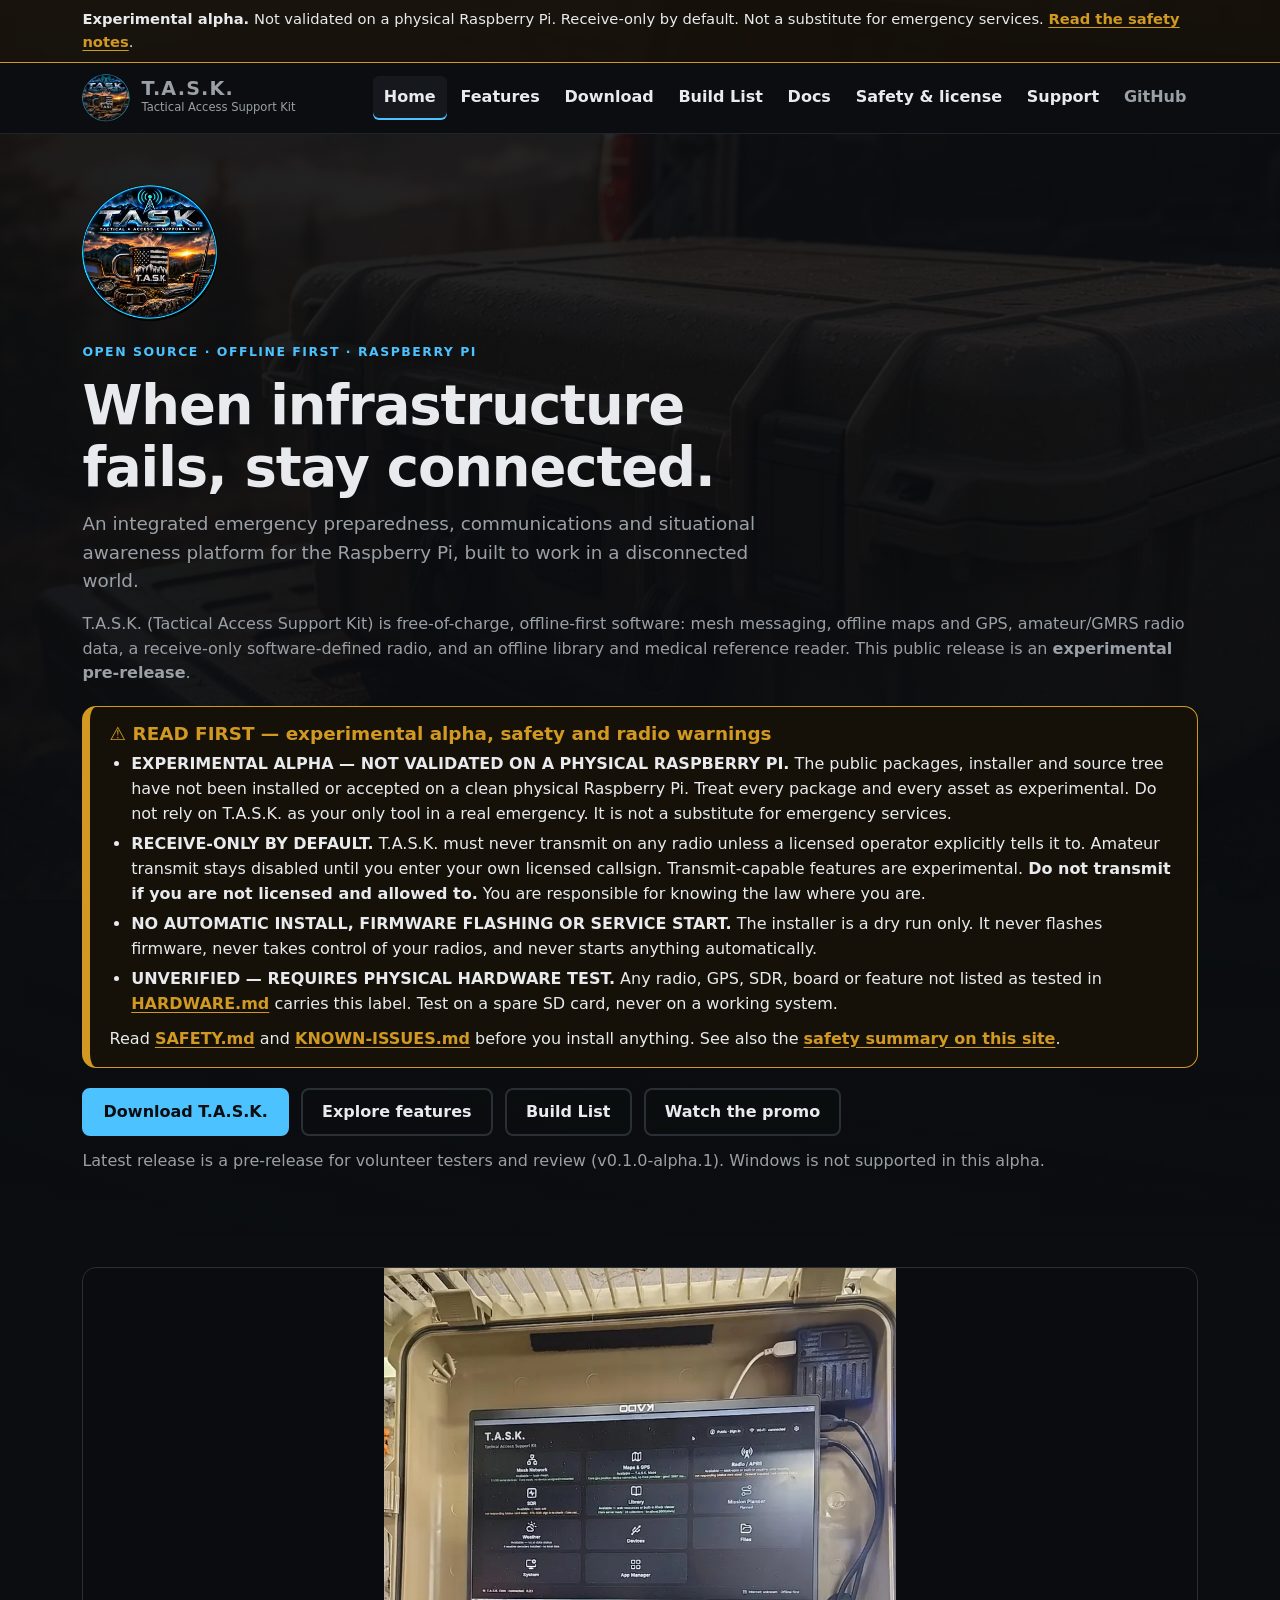
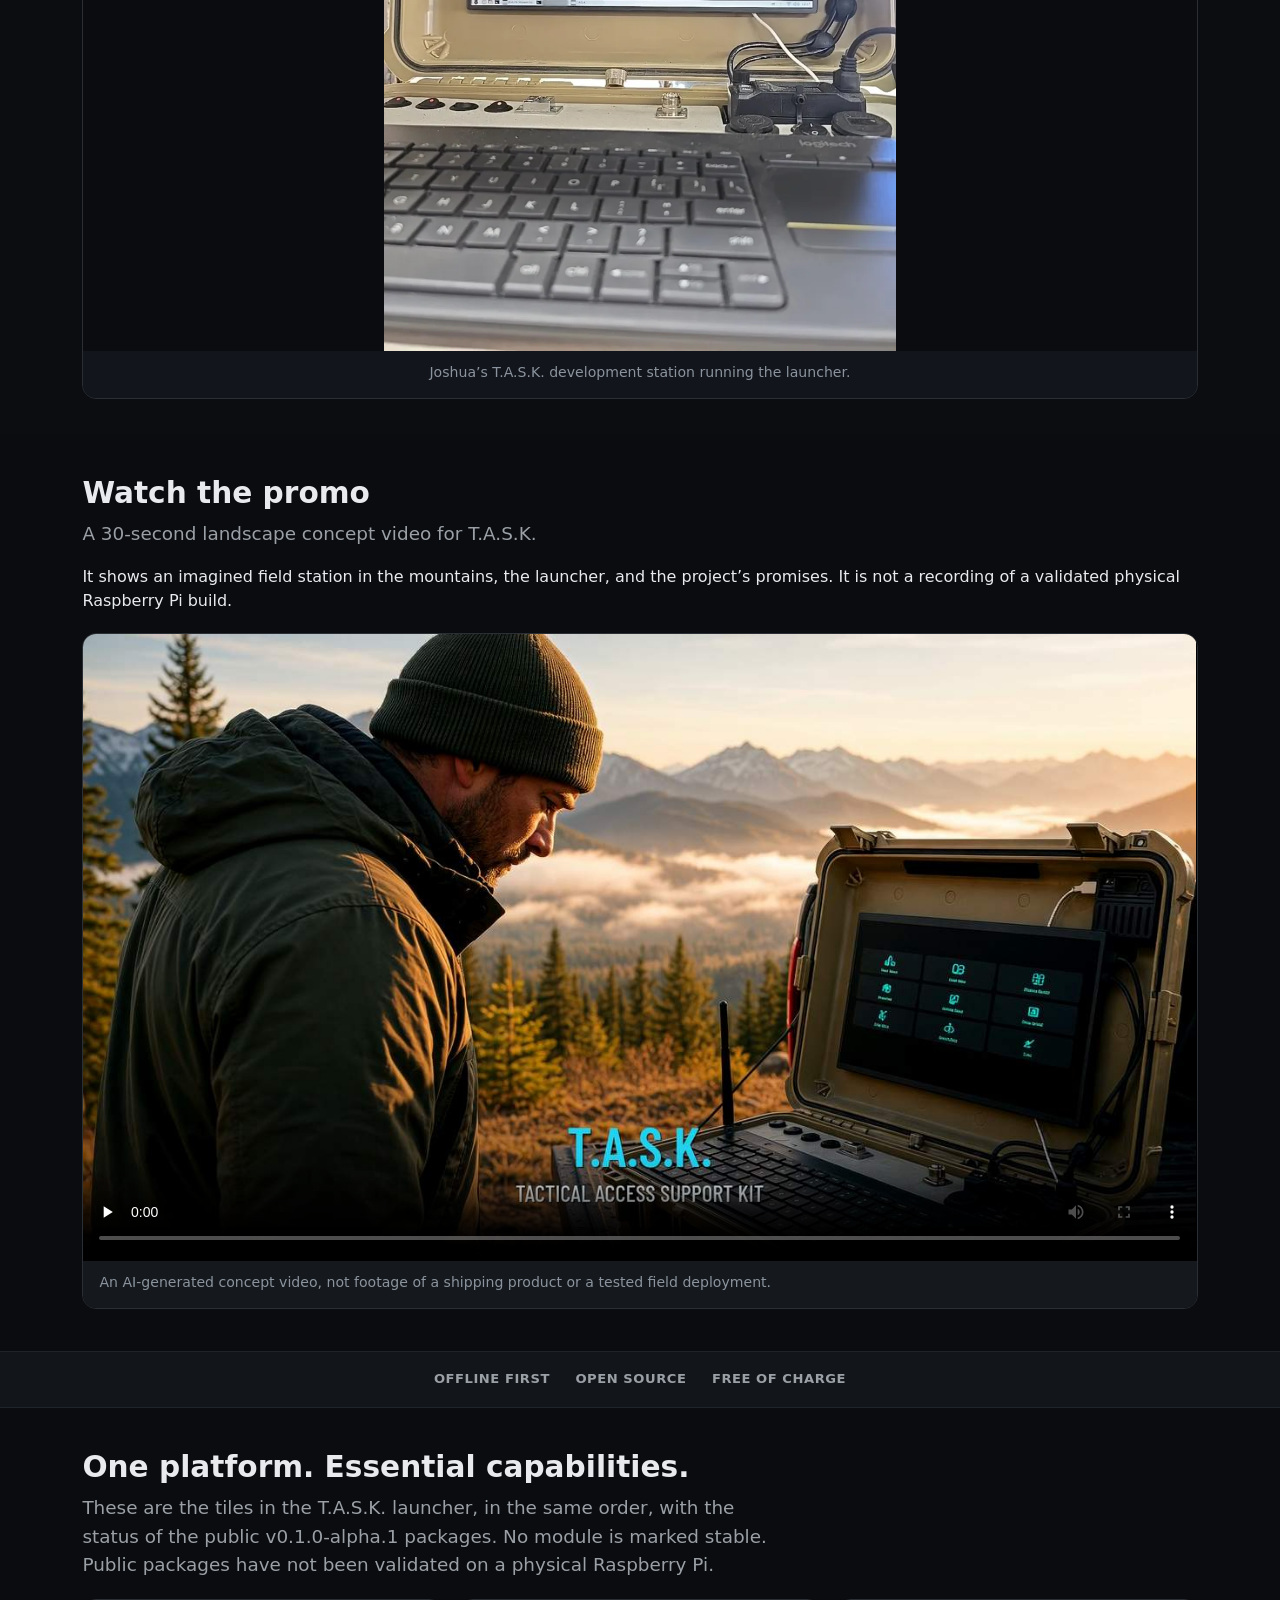
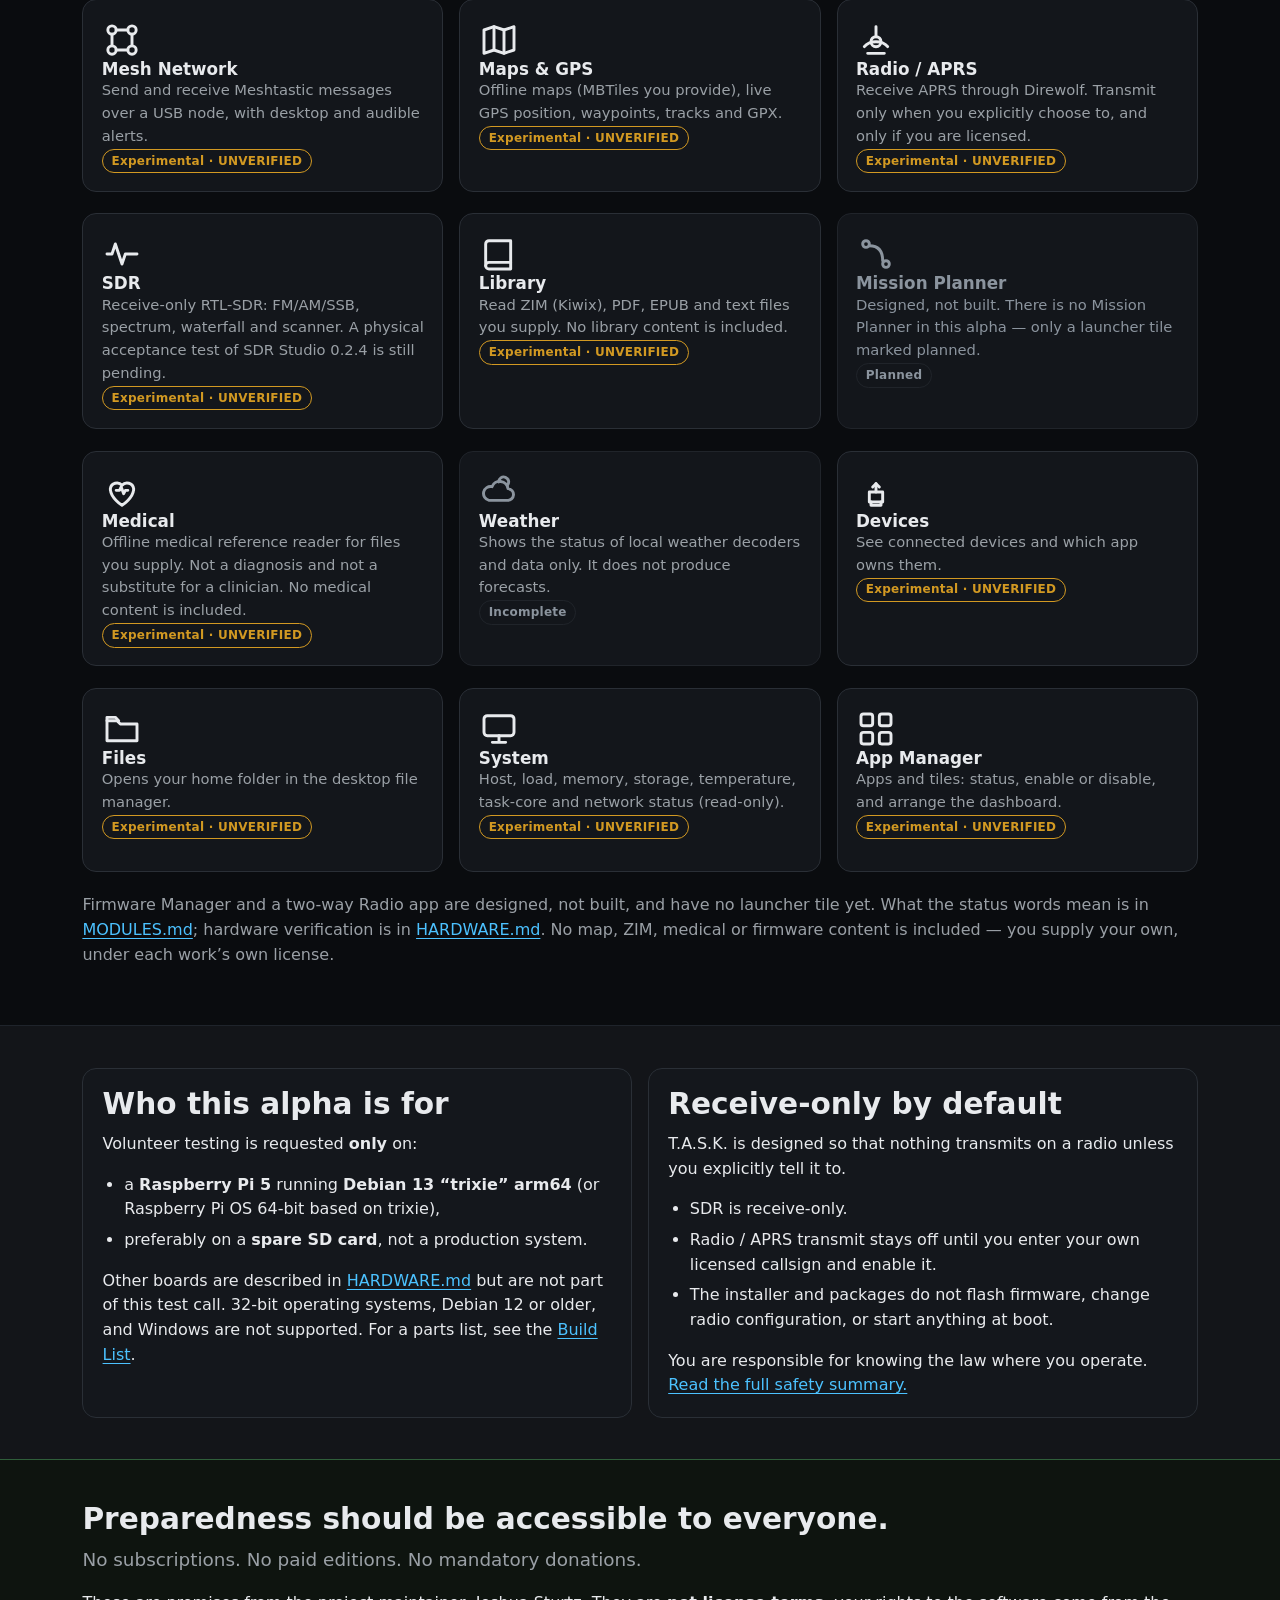
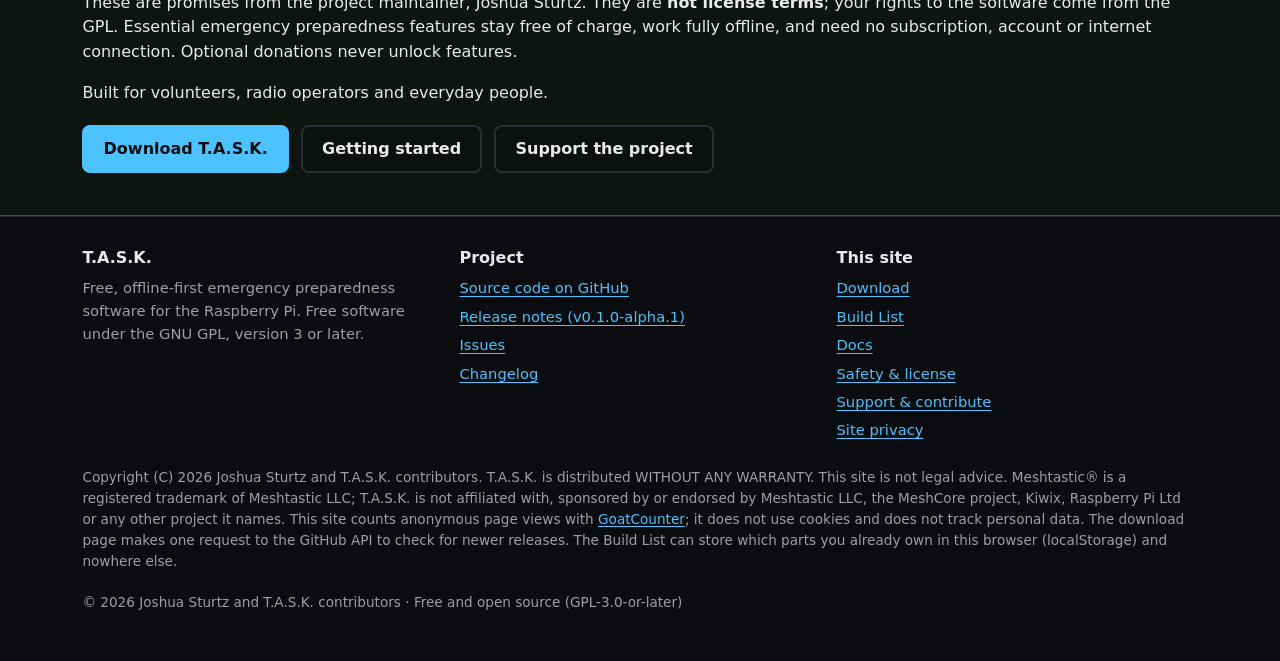
<file: index.html>
<!DOCTYPE html>
<html lang="en">
<head>
<meta charset="utf-8">
<meta name="viewport" content="width=device-width, initial-scale=1">
<title>T.A.S.K. — when infrastructure fails, stay connected</title>
<meta name="description" content="Download T.A.S.K. (Tactical Access Support Kit), free GPL software for the Raspberry Pi. Experimental alpha, receive-only by default, not validated on a physical Pi.">
<meta name="color-scheme" content="dark">
<meta name="referrer" content="strict-origin-when-cross-origin">
<meta name="theme-color" content="#0B0D10">
<link rel="canonical" href="https://task-preparedness.github.io/">
<meta property="og:type" content="website">
<meta property="og:site_name" content="T.A.S.K.">
<meta property="og:title" content="T.A.S.K. — when infrastructure fails, stay connected">
<meta property="og:description" content="Download T.A.S.K. (Tactical Access Support Kit), free GPL software for the Raspberry Pi. Experimental alpha, receive-only by default, not validated on a physical Pi.">
<meta property="og:url" content="https://task-preparedness.github.io/">
<meta property="og:image" content="https://task-preparedness.github.io/assets/img/og-image.jpg">
<meta property="og:image:type" content="image/jpeg">
<meta property="og:image:width" content="1200">
<meta property="og:image:height" content="630">
<meta property="og:image:alt" content="Official T.A.S.K. logo: a circular badge with a radio tower, the name T.A.S.K., and field gear.">
<meta name="twitter:card" content="summary_large_image">
<meta name="twitter:title" content="T.A.S.K. — when infrastructure fails, stay connected">
<meta name="twitter:description" content="Download T.A.S.K. (Tactical Access Support Kit), free GPL software for the Raspberry Pi. Experimental alpha, receive-only by default, not validated on a physical Pi.">
<meta name="twitter:image" content="https://task-preparedness.github.io/assets/img/og-image.jpg">
<meta name="twitter:image:alt" content="Official T.A.S.K. logo: a circular badge with a radio tower, the name T.A.S.K., and field gear.">
<link rel="icon" href="assets/img/favicon-32.png" type="image/png" sizes="32x32">
<link rel="icon" href="assets/img/favicon-16.png" type="image/png" sizes="16x16">
<link rel="shortcut icon" href="assets/img/favicon.ico">
<link rel="apple-touch-icon" href="assets/img/apple-touch-icon.png" sizes="180x180">
<link rel="stylesheet" href="assets/css/style.css">
<link rel="preload" as="image" href="assets/img/promo-bg-poster.webp" type="image/webp" fetchpriority="high">
</head>
<body class="home">
<a class="skip" href="#main">Skip to content</a>
<div class="page-bg" aria-hidden="true">
<picture>
<source type="image/webp" srcset="assets/img/promo-bg-poster.webp">
<img class="page-bg-poster" src="assets/img/promo-bg-poster.jpg" width="1280" height="720" alt="" decoding="async" fetchpriority="high">
</picture>
<video class="hero-bg-video" muted loop playsinline preload="none" data-webm="assets/video/promo-bg-720.webm" data-mp4="assets/video/promo-bg-720.mp4" hidden></video>
</div>
<div class="strip" role="note"><div class="wrap"><strong>Experimental alpha.</strong> Not validated on a physical Raspberry Pi. Receive-only by default. Not a substitute for emergency services. <a href="about.html#safety">Read the safety notes</a>.</div></div>
<header class="site-header"><div class="wrap">
<a class="brand" href="index.html" aria-label="T.A.S.K., Tactical Access Support Kit, home"><picture><source type="image/webp" srcset="assets/img/logo-64.webp 64w, assets/img/logo-128.webp 128w" sizes="48px"><img class="brand-logo" src="assets/img/logo-64.png" srcset="assets/img/logo-64.png 64w, assets/img/logo-128.png 128w" sizes="48px" width="48" height="48" alt=""></picture><span><strong>T.A.S.K.</strong><span>Tactical Access Support Kit</span></span></a>
<nav class="nav-wide" aria-label="Primary"><ul class="nav"><li><a href="index.html" aria-current="page">Home</a></li><li><a href="index.html#capabilities">Features</a></li><li><a href="download.html">Download</a></li><li><a href="build.html">Build List</a></li><li><a href="docs.html">Docs</a></li><li><a href="about.html">Safety &amp; license</a></li><li><a href="support.html">Support</a></li><li><a class="ext" href="https://github.com/TASK-Preparedness/TASK">GitHub</a></li></ul></nav>
<details class="nav-menu">
<summary><span class="hamburger" aria-hidden="true"><i></i><i></i><i></i></span> Menu</summary>
<nav aria-label="Mobile"><ul class="nav"><li><a href="index.html" aria-current="page">Home</a></li><li><a href="index.html#capabilities">Features</a></li><li><a href="download.html">Download</a></li><li><a href="build.html">Build List</a></li><li><a href="docs.html">Docs</a></li><li><a href="about.html">Safety &amp; license</a></li><li><a href="support.html">Support</a></li><li><a class="ext" href="https://github.com/TASK-Preparedness/TASK">GitHub</a></li></ul></nav>
</details>
</div></header>
<main id="main">
<section class="hero hero--banner">
<div class="hero-banner">
<div class="wrap">
<picture class="hero-mark"><source type="image/webp" srcset="assets/img/logo-128.webp 128w, assets/img/logo-256.webp 256w, assets/img/logo-512.webp 512w" sizes="8.5rem"><img src="assets/img/logo-256.png" srcset="assets/img/logo-128.png 128w, assets/img/logo-256.png 256w" sizes="8.5rem" width="256" height="256" alt="Official T.A.S.K. logo."></picture>
<span class="tag">Open source &middot; Offline first &middot; Raspberry Pi</span>
<h1>When infrastructure fails, stay connected.</h1>
<p class="lead">An integrated emergency preparedness, communications and situational awareness platform for the Raspberry Pi, built to work in a disconnected world.</p>
<p class="muted">T.A.S.K. (Tactical Access Support Kit) is free-of-charge, offline-first software: mesh messaging, offline maps and GPS, amateur/GMRS radio data, a receive-only software-defined radio, and an offline library and medical reference reader. This public release is an <strong>experimental pre-release</strong>.</p>
<section class="readfirst" aria-labelledby="readfirst-h" id="read-first">
<h2 id="readfirst-h">&#9888;&#65039; READ FIRST &mdash; experimental alpha, safety and radio warnings</h2>
<ul>
<li><strong>EXPERIMENTAL ALPHA &mdash; NOT VALIDATED ON A PHYSICAL RASPBERRY PI.</strong> The public packages, installer and source tree have not been installed or accepted on a clean physical Raspberry Pi. Treat every package and every asset as experimental. Do not rely on T.A.S.K. as your only tool in a real emergency. It is not a substitute for emergency services.</li>
<li><strong>RECEIVE-ONLY BY DEFAULT.</strong> T.A.S.K. must never transmit on any radio unless a licensed operator explicitly tells it to. Amateur transmit stays disabled until you enter your own licensed callsign. Transmit-capable features are experimental. <strong>Do not transmit if you are not licensed and allowed to.</strong> You are responsible for knowing the law where you are.</li>
<li><strong>NO AUTOMATIC INSTALL, FIRMWARE FLASHING OR SERVICE START.</strong> The installer is a dry run only. It never flashes firmware, never takes control of your radios, and never starts anything automatically.</li>
<li><strong>UNVERIFIED &mdash; REQUIRES PHYSICAL HARDWARE TEST.</strong> Any radio, GPS, SDR, board or feature not listed as tested in <a href="https://github.com/TASK-Preparedness/TASK/blob/main/HARDWARE.md">HARDWARE.md</a> carries this label. Test on a spare SD card, never on a working system.</li>
</ul>
<p>Read <a href="https://github.com/TASK-Preparedness/TASK/blob/main/SAFETY.md">SAFETY.md</a> and <a href="https://github.com/TASK-Preparedness/TASK/blob/main/KNOWN-ISSUES.md">KNOWN-ISSUES.md</a> before you install anything. See also the <a href="about.html#safety">safety summary on this site</a>.</p>
</section>
<div class="btn-row">
<a class="btn" href="download.html">Download T.A.S.K.</a>
<a class="btn secondary" href="#capabilities">Explore features</a>
<a class="btn secondary" href="build.html">Build List</a>
<a class="btn secondary" href="#promo">Watch the promo</a>
</div>
<p class="muted" style="margin-top:.8rem">Latest release is a <span data-rel="kind">pre-release</span> for volunteer testers and review (<span data-rel="tag">v0.1.0-alpha.1</span>). Windows is not supported in this alpha.</p>
</div>
</div>
<div class="wrap">
<figure class="hero-figure photo-slot photo-slot--portrait">
<picture><source type="image/webp" srcset="assets/img/station-480.webp 480w, assets/img/station-768.webp 768w, assets/img/station-1152.webp 1152w" sizes="(min-width: 40rem) 32rem, calc(100vw - 2.3rem)"><img src="assets/img/station-768.jpg" srcset="assets/img/station-480.jpg 480w, assets/img/station-768.jpg 768w, assets/img/station-1152.jpg 1152w" sizes="(min-width: 40rem) 32rem, calc(100vw - 2.3rem)" width="1152" height="1536" alt="Joshua&#x27;s T.A.S.K. development station: a tan hard case with a display running the T.A.S.K. launcher, a Logitech keyboard, and a panel of switches and antenna connectors." loading="lazy" decoding="async"></picture>
<figcaption>Joshua&rsquo;s T.A.S.K. development station running the launcher.</figcaption>
</figure>
</div>
</section>

<section class="section" id="promo"><div class="wrap">
<h2>Watch the promo</h2>
<p class="lead">A 30-second landscape concept video for T.A.S.K.</p>
<p>It shows an imagined field station in the mountains, the launcher, and the project&rsquo;s promises. It is not a recording of a validated physical Raspberry Pi build.</p>
<figure class="promo-player">
<video controls preload="none" playsinline data-poster="assets/img/promo-poster.jpg" width="1280" height="720" aria-label="T.A.S.K. promotional video, 30 seconds">
<source src="assets/video/promo-720.webm" type="video/webm">
<source src="assets/video/promo-720.mp4" type="video/mp4">
<track kind="captions" src="assets/video/promo-captions.vtt" srclang="en" label="English captions">
<p>Your browser does not play HTML video. <a href="assets/video/promo-720.mp4">Download the promo as an MP4</a>.</p>
</video>
<figcaption>An AI-generated concept video, not footage of a shipping product or a tested field deployment.</figcaption>
</figure>
</div></section>

<section class="section motto-wrap" aria-label="Project promises"><div class="wrap">
<ul class="motto">
<li>Offline first</li>
<li>Open source</li>
<li>Free of charge</li>
</ul>
</div></section>

<section class="section" id="capabilities"><div class="wrap">
<h2>One platform. Essential capabilities.</h2>
<p class="lead">These are the tiles in the T.A.S.K. launcher, in the same order, with the status of the public v0.1.0-alpha.1 packages. No module is marked stable. Public packages have not been validated on a physical Raspberry Pi.</p>
<ul class="tiles">
<li class="tile "><article><span class="tile-icon" aria-hidden="true"><svg width="40" height="40" viewBox="0 0 24 24" fill="none" stroke="currentColor" stroke-width="1.75" stroke-linecap="round" stroke-linejoin="round"><circle cx="6" cy="6" r="2.5"/><circle cx="18" cy="6" r="2.5"/><circle cx="6" cy="18" r="2.5"/><circle cx="18" cy="18" r="2.5"/><path d="M8.5 6h7M6 8.5v7M18 8.5v7M8.5 18h7"/></svg></span><h3>Mesh Network</h3><p>Send and receive Meshtastic messages over a USB node, with desktop and audible alerts.</p><span class="badge warn">Experimental · UNVERIFIED</span></article></li><li class="tile "><article><span class="tile-icon" aria-hidden="true"><svg width="40" height="40" viewBox="0 0 24 24" fill="none" stroke="currentColor" stroke-width="1.75" stroke-linecap="round" stroke-linejoin="round"><path d="M3 6l6-2 6 2 6-2v14l-6 2-6-2-6 2V6z"/><path d="M9 4v14M15 6v14"/></svg></span><h3>Maps &amp; GPS</h3><p>Offline maps (MBTiles you provide), live GPS position, waypoints, tracks and GPX.</p><span class="badge warn">Experimental · UNVERIFIED</span></article></li><li class="tile "><article><span class="tile-icon" aria-hidden="true"><svg width="40" height="40" viewBox="0 0 24 24" fill="none" stroke="currentColor" stroke-width="1.75" stroke-linecap="round" stroke-linejoin="round"><path d="M12 4v6"/><circle cx="12" cy="13" r="3"/><path d="M7 20h10M5 16c1.5-2 3.5-3 7-3s5.5 1 7 3"/></svg></span><h3>Radio / APRS</h3><p>Receive APRS through Direwolf. Transmit only when you explicitly choose to, and only if you are licensed.</p><span class="badge warn">Experimental · UNVERIFIED</span></article></li><li class="tile "><article><span class="tile-icon" aria-hidden="true"><svg width="40" height="40" viewBox="0 0 24 24" fill="none" stroke="currentColor" stroke-width="1.75" stroke-linecap="round" stroke-linejoin="round"><path d="M3 12h3l2-6 4 12 2-6h7"/></svg></span><h3>SDR</h3><p>Receive-only RTL-SDR: FM/AM/SSB, spectrum, waterfall and scanner. A physical acceptance test of SDR Studio 0.2.4 is still pending.</p><span class="badge warn">Experimental · UNVERIFIED</span></article></li><li class="tile "><article><span class="tile-icon" aria-hidden="true"><svg width="40" height="40" viewBox="0 0 24 24" fill="none" stroke="currentColor" stroke-width="1.75" stroke-linecap="round" stroke-linejoin="round"><path d="M4 19a2 2 0 0 1 2-2h13V4H6a2 2 0 0 0-2 2z"/><path d="M4 19a2 2 0 0 0 2 2h13V17"/></svg></span><h3>Library</h3><p>Read ZIM (Kiwix), PDF, EPUB and text files you supply. No library content is included.</p><span class="badge warn">Experimental · UNVERIFIED</span></article></li><li class="tile planned"><article><span class="tile-icon" aria-hidden="true"><svg width="40" height="40" viewBox="0 0 24 24" fill="none" stroke="currentColor" stroke-width="1.75" stroke-linecap="round" stroke-linejoin="round"><circle cx="6" cy="6" r="2"/><circle cx="18" cy="18" r="2"/><path d="M8 7c6 0 8 4 8 9"/></svg></span><h3>Mission Planner</h3><p>Designed, not built. There is no Mission Planner in this alpha — only a launcher tile marked planned.</p><span class="badge planned">Planned</span></article></li><li class="tile "><article><span class="tile-icon" aria-hidden="true"><svg width="40" height="40" viewBox="0 0 24 24" fill="none" stroke="currentColor" stroke-width="1.75" stroke-linecap="round" stroke-linejoin="round"><path d="M12 20s-7-4.4-7-10a4 4 0 0 1 7-2 4 4 0 0 1 7 2c0 5.6-7 10-7 10z"/><path d="M8.5 11h2l1-2 1.5 4 1-2h1.5"/></svg></span><h3>Medical</h3><p>Offline medical reference reader for files you supply. Not a diagnosis and not a substitute for a clinician. No medical content is included.</p><span class="badge warn">Experimental · UNVERIFIED</span></article></li><li class="tile incomplete"><article><span class="tile-icon" aria-hidden="true"><svg width="40" height="40" viewBox="0 0 24 24" fill="none" stroke="currentColor" stroke-width="1.75" stroke-linecap="round" stroke-linejoin="round"><path d="M6 17h11a3.5 3.5 0 0 0 .4-7 5 5 0 0 0-9.6-1.2A3.5 3.5 0 0 0 6 17z"/><path d="M17 8.5V8a3 3 0 1 0-5.2-2"/></svg></span><h3>Weather</h3><p>Shows the status of local weather decoders and data only. It does not produce forecasts.</p><span class="badge planned">Incomplete</span></article></li><li class="tile "><article><span class="tile-icon" aria-hidden="true"><svg width="40" height="40" viewBox="0 0 24 24" fill="none" stroke="currentColor" stroke-width="1.75" stroke-linecap="round" stroke-linejoin="round"><path d="M8 18h8v-6H8z"/><path d="M12 12V7"/><path d="M10 9l2-2 2 2"/><path d="M9 18v2h6v-2"/></svg></span><h3>Devices</h3><p>See connected devices and which app owns them.</p><span class="badge warn">Experimental · UNVERIFIED</span></article></li><li class="tile "><article><span class="tile-icon" aria-hidden="true"><svg width="40" height="40" viewBox="0 0 24 24" fill="none" stroke="currentColor" stroke-width="1.75" stroke-linecap="round" stroke-linejoin="round"><path d="M3 7h6l2 2h10v10H3z"/><path d="M3 7V5h5l2 2"/></svg></span><h3>Files</h3><p>Opens your home folder in the desktop file manager.</p><span class="badge warn">Experimental · UNVERIFIED</span></article></li><li class="tile "><article><span class="tile-icon" aria-hidden="true"><svg width="40" height="40" viewBox="0 0 24 24" fill="none" stroke="currentColor" stroke-width="1.75" stroke-linecap="round" stroke-linejoin="round"><rect x="3" y="4" width="18" height="12" rx="2"/><path d="M8 20h8M12 16v4"/></svg></span><h3>System</h3><p>Host, load, memory, storage, temperature, task-core and network status (read-only).</p><span class="badge warn">Experimental · UNVERIFIED</span></article></li><li class="tile "><article><span class="tile-icon" aria-hidden="true"><svg width="40" height="40" viewBox="0 0 24 24" fill="none" stroke="currentColor" stroke-width="1.75" stroke-linecap="round" stroke-linejoin="round"><rect x="3" y="3" width="7" height="7" rx="1.5"/><rect x="14" y="3" width="7" height="7" rx="1.5"/><rect x="3" y="14" width="7" height="7" rx="1.5"/><rect x="14" y="14" width="7" height="7" rx="1.5"/></svg></span><h3>App Manager</h3><p>Apps and tiles: status, enable or disable, and arrange the dashboard.</p><span class="badge warn">Experimental · UNVERIFIED</span></article></li>
</ul>
<p class="muted" style="margin-top:1rem">Firmware Manager and a two-way Radio app are designed, not built, and have no launcher tile yet. What the status words mean is in <a href="https://github.com/TASK-Preparedness/TASK/blob/main/MODULES.md">MODULES.md</a>; hardware verification is in <a href="https://github.com/TASK-Preparedness/TASK/blob/main/HARDWARE.md">HARDWARE.md</a>. No map, ZIM, medical or firmware content is included — you supply your own, under each work&rsquo;s own license.</p>
</div></section>

<section class="section alt" id="who"><div class="wrap">
<div class="grid cols-2">
<div class="card"><h2>Who this alpha is for</h2>
<p>Volunteer testing is requested <strong>only</strong> on:</p>
<ul><li>a <strong>Raspberry Pi 5</strong> running <strong>Debian 13 &ldquo;trixie&rdquo; arm64</strong> (or Raspberry Pi OS 64-bit based on trixie),</li><li>preferably on a <strong>spare SD card</strong>, not a production system.</li></ul>
<p>Other boards are described in <a href="https://github.com/TASK-Preparedness/TASK/blob/main/HARDWARE.md">HARDWARE.md</a> but are not part of this test call. 32-bit operating systems, Debian 12 or older, and Windows are not supported. For a parts list, see the <a href="build.html">Build List</a>.</p></div>
<div class="card"><h2>Receive-only by default</h2>
<p>T.A.S.K. is designed so that nothing transmits on a radio unless you explicitly tell it to.</p>
<ul><li>SDR is receive-only.</li><li>Radio / APRS transmit stays off until you enter your own licensed callsign and enable it.</li><li>The installer and packages do not flash firmware, change radio configuration, or start anything at boot.</li></ul>
<p>You are responsible for knowing the law where you operate. <a href="about.html#safety">Read the full safety summary.</a></p></div>
</div></div></section>

<section class="section band" id="free"><div class="wrap">
<h2>Preparedness should be accessible to everyone.</h2>
<p class="lead">No subscriptions. No paid editions. No mandatory donations.</p>
<p>These are promises from the project maintainer, Joshua Sturtz. They are <strong>not license terms</strong>; your rights to the software come from the GPL. Essential emergency preparedness features stay free of charge, work fully offline, and need no subscription, account or internet connection. Optional donations never unlock features.</p>
<p>Built for volunteers, radio operators and everyday people.</p>
<div class="btn-row"><a class="btn" href="download.html">Download T.A.S.K.</a><a class="btn secondary" href="docs.html">Getting started</a><a class="btn secondary" href="support.html">Support the project</a></div>
</div></section>
</main>
<footer class="site-footer"><div class="wrap">
<div class="grid cols-3">
<div><h2>T.A.S.K.</h2><p>Free, offline-first emergency preparedness software for the Raspberry Pi. Free software under the GNU GPL, version 3 or later.</p></div>
<div><h2>Project</h2><ul>
<li><a href="https://github.com/TASK-Preparedness/TASK">Source code on GitHub</a></li>
<li><a href="https://github.com/TASK-Preparedness/TASK/releases/tag/v0.1.0-alpha.1">Release notes (v0.1.0-alpha.1)</a></li>
<li><a href="https://github.com/TASK-Preparedness/TASK/issues">Issues</a></li>
<li><a href="https://github.com/TASK-Preparedness/TASK/blob/main/CHANGELOG.md">Changelog</a></li></ul></div>
<div><h2>This site</h2><ul>
<li><a href="download.html">Download</a></li>
<li><a href="build.html">Build List</a></li>
<li><a href="docs.html">Docs</a></li>
<li><a href="about.html">Safety &amp; license</a></li>
<li><a href="support.html">Support &amp; contribute</a></li>
<li><a href="about.html#site-privacy">Site privacy</a></li></ul></div>
</div>
<p class="fine">Copyright (C) 2026 Joshua Sturtz and T.A.S.K. contributors. T.A.S.K. is distributed WITHOUT ANY WARRANTY. This site is not legal advice. Meshtastic&reg; is a registered trademark of Meshtastic LLC; T.A.S.K. is not affiliated with, sponsored by or endorsed by Meshtastic LLC, the MeshCore project, Kiwix, Raspberry Pi Ltd or any other project it names. This site counts anonymous page views with <a href="https://www.goatcounter.com/">GoatCounter</a>; it does not use cookies and does not track personal data. The download page makes one request to the GitHub API to check for newer releases. The Build List can store which parts you already own in this browser (localStorage) and nowhere else.</p>
<p class="fine">&copy; 2026 Joshua Sturtz and T.A.S.K. contributors &middot; Free and open source (GPL-3.0-or-later)</p>
</div></footer>
<script src="assets/js/main.js" defer></script>
<script src="assets/js/release.js" defer></script>
<script data-goatcounter="https://task-preparedness.goatcounter.com/count" async src="https://gc.zgo.at/count.js"></script>
</body>
</html>
</file>
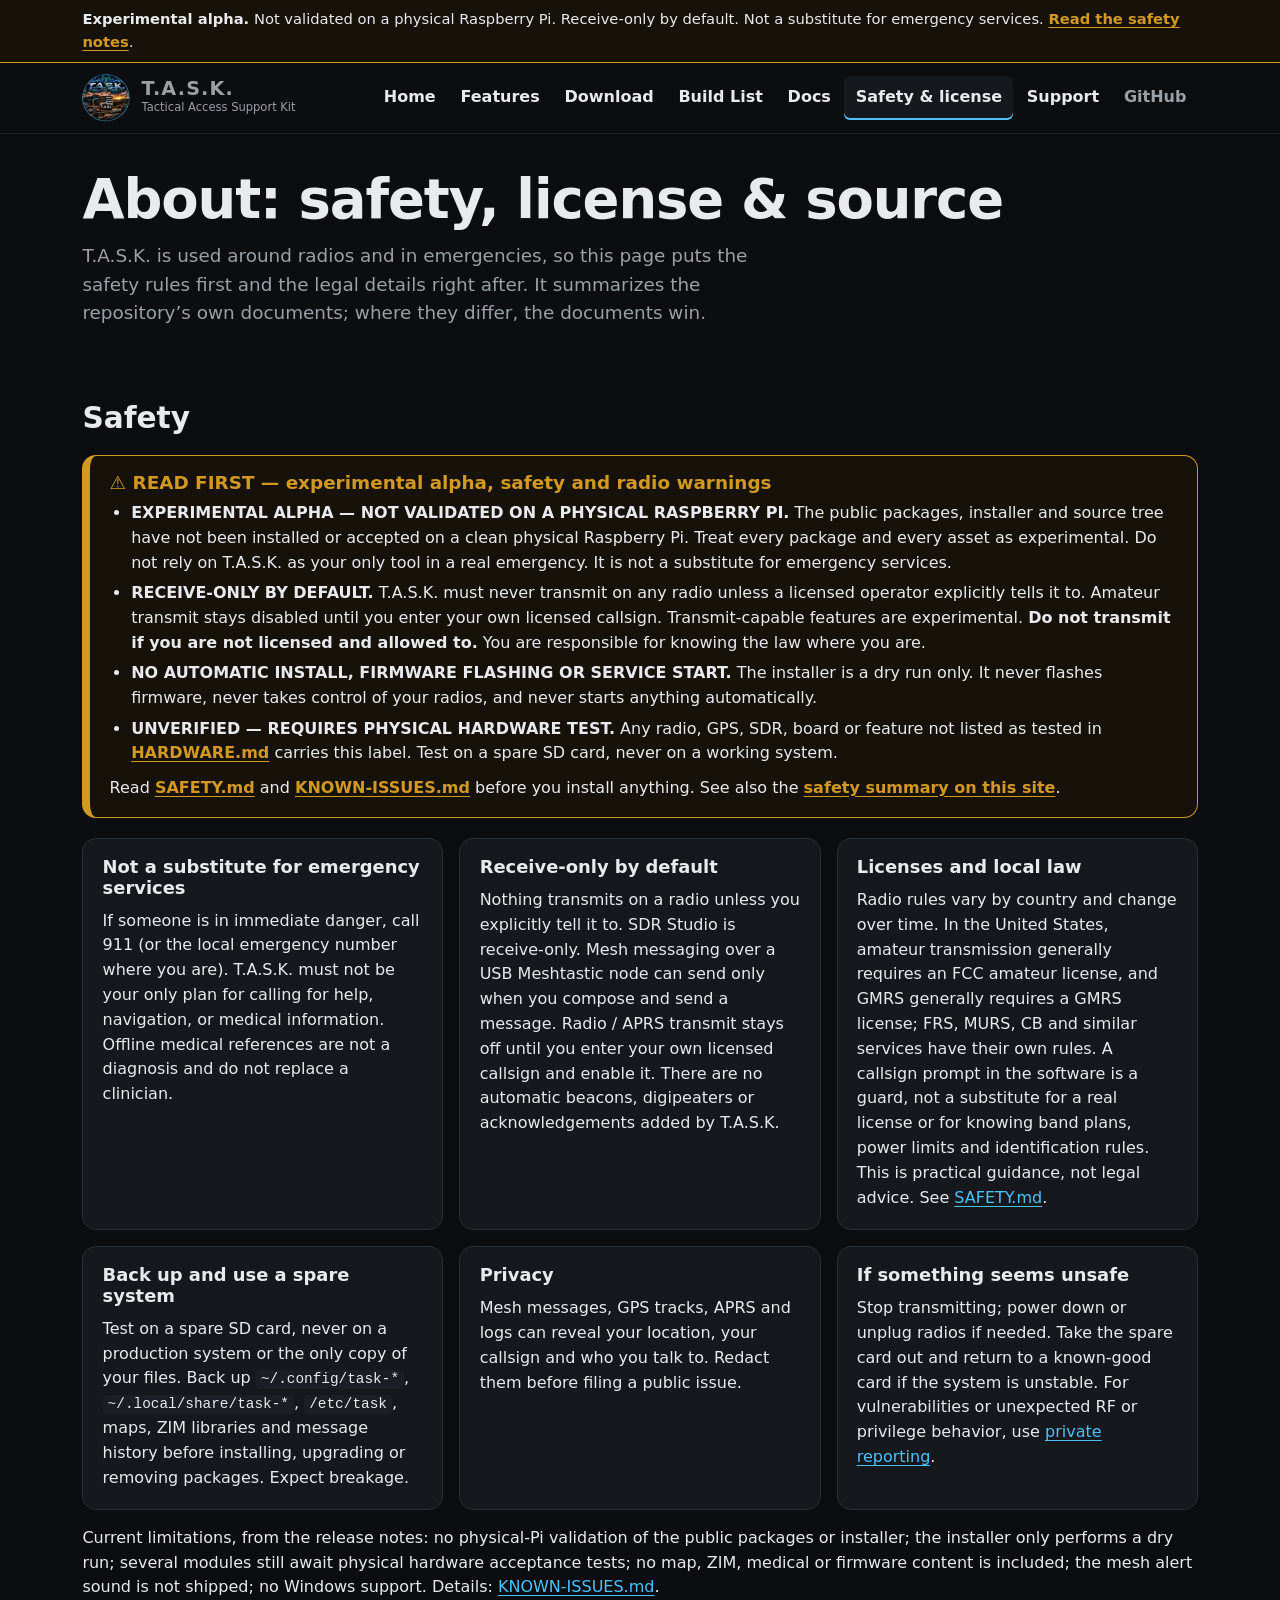
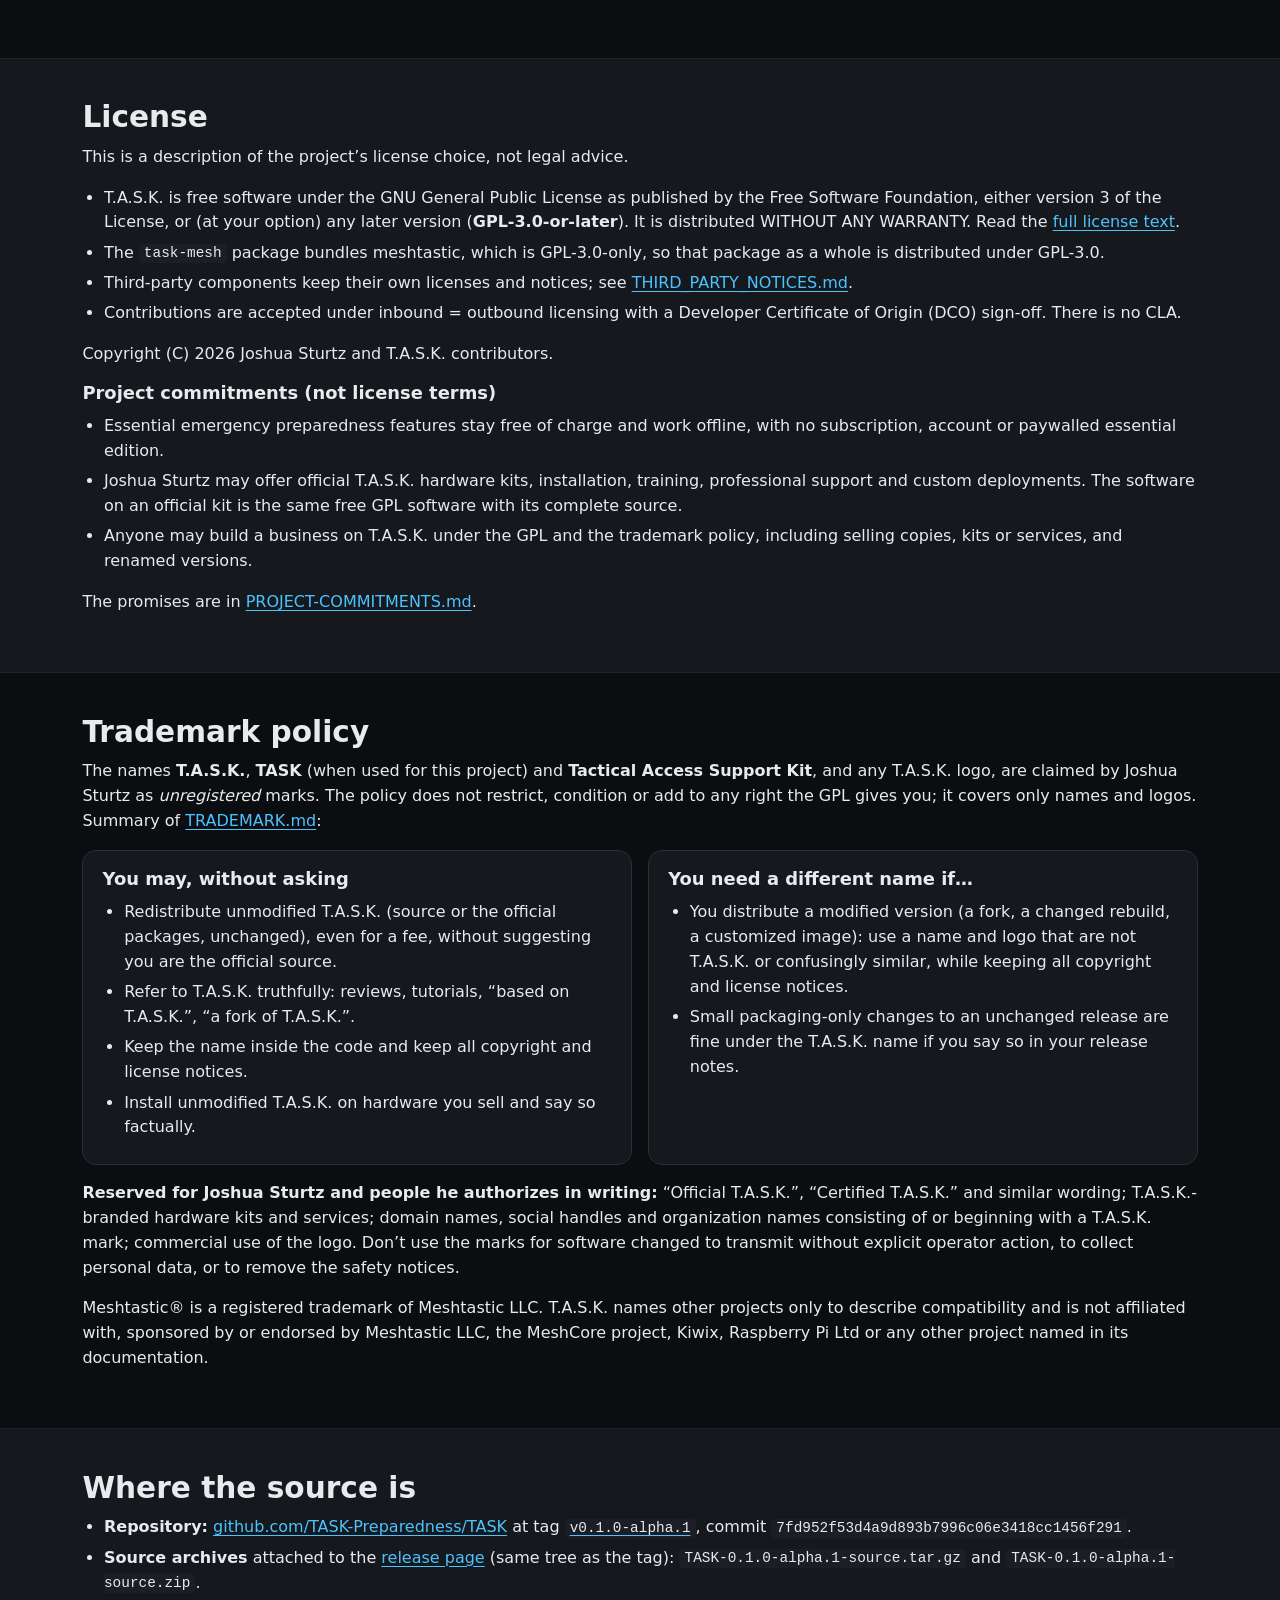
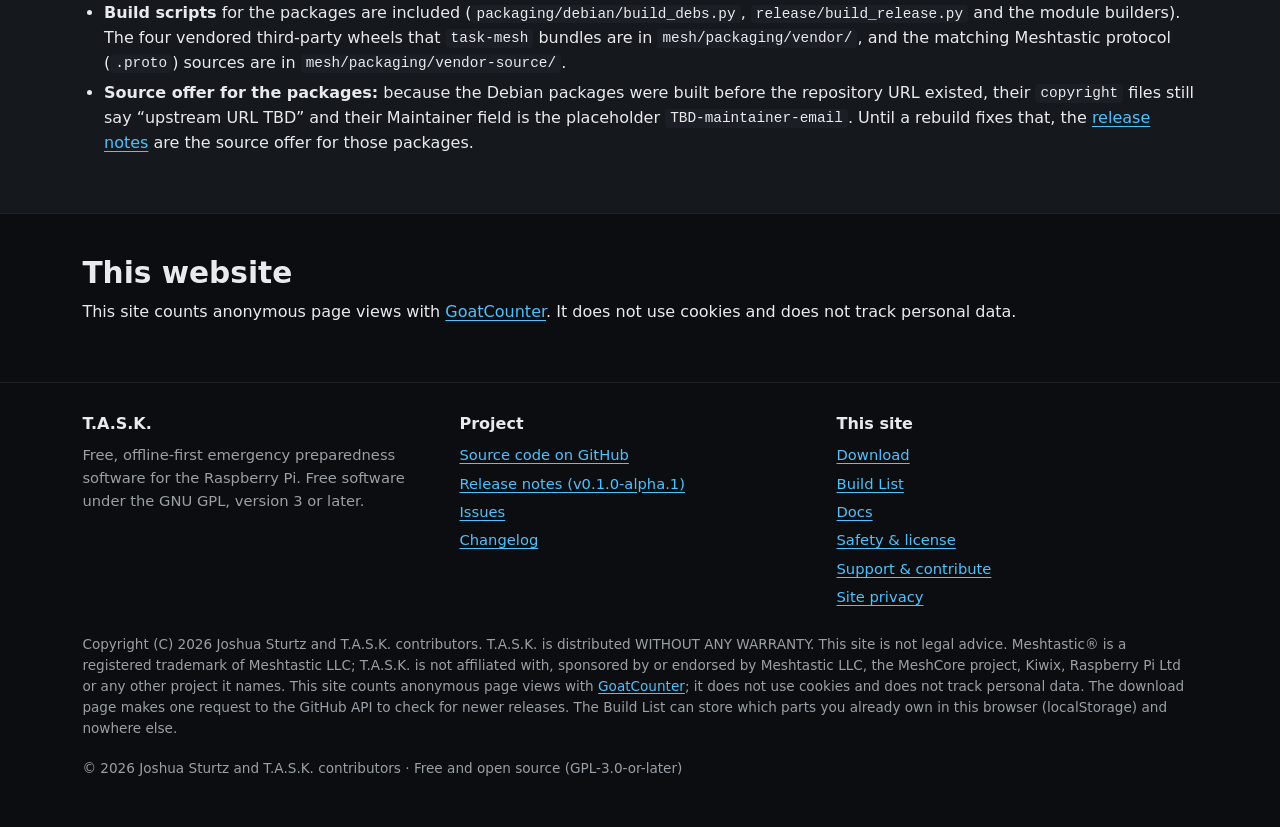
<file: about.html>
<!DOCTYPE html>
<html lang="en">
<head>
<meta charset="utf-8">
<meta name="viewport" content="width=device-width, initial-scale=1">
<title>Safety, license and source — T.A.S.K.</title>
<meta name="description" content="T.A.S.K. safety warnings, GPL-3.0-or-later license, trademark policy summary and where the source code lives.">
<meta name="color-scheme" content="dark">
<meta name="referrer" content="strict-origin-when-cross-origin">
<meta name="theme-color" content="#0B0D10">
<link rel="canonical" href="https://task-preparedness.github.io/about.html">
<meta property="og:type" content="website">
<meta property="og:site_name" content="T.A.S.K.">
<meta property="og:title" content="Safety, license and source — T.A.S.K.">
<meta property="og:description" content="T.A.S.K. safety warnings, GPL-3.0-or-later license, trademark policy summary and where the source code lives.">
<meta property="og:url" content="https://task-preparedness.github.io/about.html">
<meta property="og:image" content="https://task-preparedness.github.io/assets/img/og-image.jpg">
<meta property="og:image:type" content="image/jpeg">
<meta property="og:image:width" content="1200">
<meta property="og:image:height" content="630">
<meta property="og:image:alt" content="Official T.A.S.K. logo: a circular badge with a radio tower, the name T.A.S.K., and field gear.">
<meta name="twitter:card" content="summary_large_image">
<meta name="twitter:title" content="Safety, license and source — T.A.S.K.">
<meta name="twitter:description" content="T.A.S.K. safety warnings, GPL-3.0-or-later license, trademark policy summary and where the source code lives.">
<meta name="twitter:image" content="https://task-preparedness.github.io/assets/img/og-image.jpg">
<meta name="twitter:image:alt" content="Official T.A.S.K. logo: a circular badge with a radio tower, the name T.A.S.K., and field gear.">
<link rel="icon" href="assets/img/favicon-32.png" type="image/png" sizes="32x32">
<link rel="icon" href="assets/img/favicon-16.png" type="image/png" sizes="16x16">
<link rel="shortcut icon" href="assets/img/favicon.ico">
<link rel="apple-touch-icon" href="assets/img/apple-touch-icon.png" sizes="180x180">
<link rel="stylesheet" href="assets/css/style.css">
</head>
<body>
<a class="skip" href="#main">Skip to content</a>
<div class="strip" role="note"><div class="wrap"><strong>Experimental alpha.</strong> Not validated on a physical Raspberry Pi. Receive-only by default. Not a substitute for emergency services. <a href="about.html#safety">Read the safety notes</a>.</div></div>
<header class="site-header"><div class="wrap">
<a class="brand" href="index.html" aria-label="T.A.S.K., Tactical Access Support Kit, home"><picture><source type="image/webp" srcset="assets/img/logo-64.webp 64w, assets/img/logo-128.webp 128w" sizes="48px"><img class="brand-logo" src="assets/img/logo-64.png" srcset="assets/img/logo-64.png 64w, assets/img/logo-128.png 128w" sizes="48px" width="48" height="48" alt=""></picture><span><strong>T.A.S.K.</strong><span>Tactical Access Support Kit</span></span></a>
<nav class="nav-wide" aria-label="Primary"><ul class="nav"><li><a href="index.html">Home</a></li><li><a href="index.html#capabilities">Features</a></li><li><a href="download.html">Download</a></li><li><a href="build.html">Build List</a></li><li><a href="docs.html">Docs</a></li><li><a href="about.html" aria-current="page">Safety &amp; license</a></li><li><a href="support.html">Support</a></li><li><a class="ext" href="https://github.com/TASK-Preparedness/TASK">GitHub</a></li></ul></nav>
<details class="nav-menu">
<summary><span class="hamburger" aria-hidden="true"><i></i><i></i><i></i></span> Menu</summary>
<nav aria-label="Mobile"><ul class="nav"><li><a href="index.html">Home</a></li><li><a href="index.html#capabilities">Features</a></li><li><a href="download.html">Download</a></li><li><a href="build.html">Build List</a></li><li><a href="docs.html">Docs</a></li><li><a href="about.html" aria-current="page">Safety &amp; license</a></li><li><a href="support.html">Support</a></li><li><a class="ext" href="https://github.com/TASK-Preparedness/TASK">GitHub</a></li></ul></nav>
</details>
</div></header>
<main id="main">
<section class="page-head"><div class="wrap">
<h1>About: safety, license &amp; source</h1>
<p class="lead">T.A.S.K. is used around radios and in emergencies, so this page puts the safety rules first and the legal details right after. It summarizes the repository&rsquo;s own documents; where they differ, the documents win.</p>
</div></section>

<section class="section" id="safety"><div class="wrap">
<h2>Safety</h2>
<section class="readfirst" aria-labelledby="readfirst-h" id="read-first">
<h2 id="readfirst-h">&#9888;&#65039; READ FIRST &mdash; experimental alpha, safety and radio warnings</h2>
<ul>
<li><strong>EXPERIMENTAL ALPHA &mdash; NOT VALIDATED ON A PHYSICAL RASPBERRY PI.</strong> The public packages, installer and source tree have not been installed or accepted on a clean physical Raspberry Pi. Treat every package and every asset as experimental. Do not rely on T.A.S.K. as your only tool in a real emergency. It is not a substitute for emergency services.</li>
<li><strong>RECEIVE-ONLY BY DEFAULT.</strong> T.A.S.K. must never transmit on any radio unless a licensed operator explicitly tells it to. Amateur transmit stays disabled until you enter your own licensed callsign. Transmit-capable features are experimental. <strong>Do not transmit if you are not licensed and allowed to.</strong> You are responsible for knowing the law where you are.</li>
<li><strong>NO AUTOMATIC INSTALL, FIRMWARE FLASHING OR SERVICE START.</strong> The installer is a dry run only. It never flashes firmware, never takes control of your radios, and never starts anything automatically.</li>
<li><strong>UNVERIFIED &mdash; REQUIRES PHYSICAL HARDWARE TEST.</strong> Any radio, GPS, SDR, board or feature not listed as tested in <a href="https://github.com/TASK-Preparedness/TASK/blob/main/HARDWARE.md">HARDWARE.md</a> carries this label. Test on a spare SD card, never on a working system.</li>
</ul>
<p>Read <a href="https://github.com/TASK-Preparedness/TASK/blob/main/SAFETY.md">SAFETY.md</a> and <a href="https://github.com/TASK-Preparedness/TASK/blob/main/KNOWN-ISSUES.md">KNOWN-ISSUES.md</a> before you install anything. See also the <a href="about.html#safety">safety summary on this site</a>.</p>
</section>
<div class="grid cols-2">
<div class="card"><h3>Not a substitute for emergency services</h3><p>If someone is in immediate danger, call 911 (or the local emergency number where you are). T.A.S.K. must not be your only plan for calling for help, navigation, or medical information. Offline medical references are not a diagnosis and do not replace a clinician.</p></div>
<div class="card"><h3>Receive-only by default</h3><p>Nothing transmits on a radio unless you explicitly tell it to. SDR Studio is receive-only. Mesh messaging over a USB Meshtastic node can send only when you compose and send a message. Radio / APRS transmit stays off until you enter your own licensed callsign and enable it. There are no automatic beacons, digipeaters or acknowledgements added by T.A.S.K.</p></div>
<div class="card"><h3>Licenses and local law</h3><p>Radio rules vary by country and change over time. In the United States, amateur transmission generally requires an FCC amateur license, and GMRS generally requires a GMRS license; FRS, MURS, CB and similar services have their own rules. A callsign prompt in the software is a guard, not a substitute for a real license or for knowing band plans, power limits and identification rules. This is practical guidance, not legal advice. See <a href="https://github.com/TASK-Preparedness/TASK/blob/main/SAFETY.md">SAFETY.md</a>.</p></div>
<div class="card"><h3>Back up and use a spare system</h3><p>Test on a spare SD card, never on a production system or the only copy of your files. Back up <code>~/.config/task-*</code>, <code>~/.local/share/task-*</code>, <code>/etc/task</code>, maps, ZIM libraries and message history before installing, upgrading or removing packages. Expect breakage.</p></div>
<div class="card"><h3>Privacy</h3><p>Mesh messages, GPS tracks, APRS and logs can reveal your location, your callsign and who you talk to. Redact them before filing a public issue.</p></div>
<div class="card"><h3>If something seems unsafe</h3><p>Stop transmitting; power down or unplug radios if needed. Take the spare card out and return to a known-good card if the system is unstable. For vulnerabilities or unexpected RF or privilege behavior, use <a href="support.html#security">private reporting</a>.</p></div>
</div>
<p style="margin-top:1rem">Current limitations, from the release notes: no physical-Pi validation of the public packages or installer; the installer only performs a dry run; several modules still await physical hardware acceptance tests; no map, ZIM, medical or firmware content is included; the mesh alert sound is not shipped; no Windows support. Details: <a href="https://github.com/TASK-Preparedness/TASK/blob/main/KNOWN-ISSUES.md">KNOWN-ISSUES.md</a>.</p>
</div></section>

<section class="section alt" id="license"><div class="wrap">
<h2>License</h2>
<p>This is a description of the project&rsquo;s license choice, not legal advice.</p>
<ul>
<li>T.A.S.K. is free software under the GNU General Public License as published by the Free Software Foundation, either version 3 of the License, or (at your option) any later version (<strong>GPL-3.0-or-later</strong>). It is distributed WITHOUT ANY WARRANTY. Read the <a href="https://github.com/TASK-Preparedness/TASK/blob/main/LICENSE">full license text</a>.</li>
<li>The <code>task-mesh</code> package bundles meshtastic, which is GPL-3.0-only, so that package as a whole is distributed under GPL-3.0.</li>
<li>Third-party components keep their own licenses and notices; see <a href="https://github.com/TASK-Preparedness/TASK/blob/main/THIRD_PARTY_NOTICES.md">THIRD_PARTY_NOTICES.md</a>.</li>
<li>Contributions are accepted under inbound = outbound licensing with a Developer Certificate of Origin (DCO) sign-off. There is no CLA.</li>
</ul>
<p>Copyright (C) 2026 Joshua Sturtz and T.A.S.K. contributors.</p>
<h3>Project commitments (not license terms)</h3>
<ul>
<li>Essential emergency preparedness features stay free of charge and work offline, with no subscription, account or paywalled essential edition.</li>
<li>Joshua Sturtz may offer official T.A.S.K. hardware kits, installation, training, professional support and custom deployments. The software on an official kit is the same free GPL software with its complete source.</li>
<li>Anyone may build a business on T.A.S.K. under the GPL and the trademark policy, including selling copies, kits or services, and renamed versions.</li>
</ul>
<p>The promises are in <a href="https://github.com/TASK-Preparedness/TASK/blob/main/PROJECT-COMMITMENTS.md">PROJECT-COMMITMENTS.md</a>.</p>
</div></section>

<section class="section" id="trademark"><div class="wrap">
<h2>Trademark policy</h2>
<p>The names <strong>T.A.S.K.</strong>, <strong>TASK</strong> (when used for this project) and <strong>Tactical Access Support Kit</strong>, and any T.A.S.K. logo, are claimed by Joshua Sturtz as <em>unregistered</em> marks. The policy does not restrict, condition or add to any right the GPL gives you; it covers only names and logos. Summary of <a href="https://github.com/TASK-Preparedness/TASK/blob/main/TRADEMARK.md">TRADEMARK.md</a>:</p>
<div class="grid cols-2">
<div class="card"><h3>You may, without asking</h3><ul>
<li>Redistribute unmodified T.A.S.K. (source or the official packages, unchanged), even for a fee, without suggesting you are the official source.</li>
<li>Refer to T.A.S.K. truthfully: reviews, tutorials, &ldquo;based on T.A.S.K.&rdquo;, &ldquo;a fork of T.A.S.K.&rdquo;.</li>
<li>Keep the name inside the code and keep all copyright and license notices.</li>
<li>Install unmodified T.A.S.K. on hardware you sell and say so factually.</li></ul></div>
<div class="card"><h3>You need a different name if&hellip;</h3><ul>
<li>You distribute a modified version (a fork, a changed rebuild, a customized image): use a name and logo that are not T.A.S.K. or confusingly similar, while keeping all copyright and license notices.</li>
<li>Small packaging-only changes to an unchanged release are fine under the T.A.S.K. name if you say so in your release notes.</li></ul></div>
</div>
<p style="margin-top:1rem"><strong>Reserved for Joshua Sturtz and people he authorizes in writing:</strong> &ldquo;Official T.A.S.K.&rdquo;, &ldquo;Certified T.A.S.K.&rdquo; and similar wording; T.A.S.K.-branded hardware kits and services; domain names, social handles and organization names consisting of or beginning with a T.A.S.K. mark; commercial use of the logo. Don&rsquo;t use the marks for software changed to transmit without explicit operator action, to collect personal data, or to remove the safety notices.</p>
<p>Meshtastic&reg; is a registered trademark of Meshtastic LLC. T.A.S.K. names other projects only to describe compatibility and is not affiliated with, sponsored by or endorsed by Meshtastic LLC, the MeshCore project, Kiwix, Raspberry Pi Ltd or any other project named in its documentation.</p>
</div></section>

<section class="section alt" id="source"><div class="wrap">
<h2>Where the source is</h2>
<ul>
<li><strong>Repository:</strong> <a href="https://github.com/TASK-Preparedness/TASK">github.com/TASK-Preparedness/TASK</a> at tag <a href="https://github.com/TASK-Preparedness/TASK/tree/v0.1.0-alpha.1"><code>v0.1.0-alpha.1</code></a>, commit <code>7fd952f53d4a9d893b7996c06e3418cc1456f291</code>.</li>
<li><strong>Source archives</strong> attached to the <a href="https://github.com/TASK-Preparedness/TASK/releases/tag/v0.1.0-alpha.1">release page</a> (same tree as the tag): <code>TASK-0.1.0-alpha.1-source.tar.gz</code> and <code>TASK-0.1.0-alpha.1-source.zip</code>.</li>
<li><strong>Build scripts</strong> for the packages are included (<code>packaging/debian/build_debs.py</code>, <code>release/build_release.py</code> and the module builders). The four vendored third-party wheels that <code>task-mesh</code> bundles are in <code>mesh/packaging/vendor/</code>, and the matching Meshtastic protocol (<code>.proto</code>) sources are in <code>mesh/packaging/vendor-source/</code>.</li>
<li><strong>Source offer for the packages:</strong> because the Debian packages were built before the repository URL existed, their <code>copyright</code> files still say &ldquo;upstream URL TBD&rdquo; and their Maintainer field is the placeholder <code>TBD-maintainer-email</code>. Until a rebuild fixes that, the <a href="https://github.com/TASK-Preparedness/TASK/releases/tag/v0.1.0-alpha.1">release notes</a> are the source offer for those packages.</li>
</ul>
</div></section>

<section class="section" id="site-privacy"><div class="wrap">
<h2>This website</h2>
<p>This site counts anonymous page views with <a href="https://www.goatcounter.com/">GoatCounter</a>. It does not use cookies and does not track personal data.</p>
</div></section>
</main>
<footer class="site-footer"><div class="wrap">
<div class="grid cols-3">
<div><h2>T.A.S.K.</h2><p>Free, offline-first emergency preparedness software for the Raspberry Pi. Free software under the GNU GPL, version 3 or later.</p></div>
<div><h2>Project</h2><ul>
<li><a href="https://github.com/TASK-Preparedness/TASK">Source code on GitHub</a></li>
<li><a href="https://github.com/TASK-Preparedness/TASK/releases/tag/v0.1.0-alpha.1">Release notes (v0.1.0-alpha.1)</a></li>
<li><a href="https://github.com/TASK-Preparedness/TASK/issues">Issues</a></li>
<li><a href="https://github.com/TASK-Preparedness/TASK/blob/main/CHANGELOG.md">Changelog</a></li></ul></div>
<div><h2>This site</h2><ul>
<li><a href="download.html">Download</a></li>
<li><a href="build.html">Build List</a></li>
<li><a href="docs.html">Docs</a></li>
<li><a href="about.html">Safety &amp; license</a></li>
<li><a href="support.html">Support &amp; contribute</a></li>
<li><a href="about.html#site-privacy">Site privacy</a></li></ul></div>
</div>
<p class="fine">Copyright (C) 2026 Joshua Sturtz and T.A.S.K. contributors. T.A.S.K. is distributed WITHOUT ANY WARRANTY. This site is not legal advice. Meshtastic&reg; is a registered trademark of Meshtastic LLC; T.A.S.K. is not affiliated with, sponsored by or endorsed by Meshtastic LLC, the MeshCore project, Kiwix, Raspberry Pi Ltd or any other project it names. This site counts anonymous page views with <a href="https://www.goatcounter.com/">GoatCounter</a>; it does not use cookies and does not track personal data. The download page makes one request to the GitHub API to check for newer releases. The Build List can store which parts you already own in this browser (localStorage) and nowhere else.</p>
<p class="fine">&copy; 2026 Joshua Sturtz and T.A.S.K. contributors &middot; Free and open source (GPL-3.0-or-later)</p>
</div></footer>
<script src="assets/js/main.js" defer></script>
<script data-goatcounter="https://task-preparedness.goatcounter.com/count" async src="https://gc.zgo.at/count.js"></script>
</body>
</html>
</file>
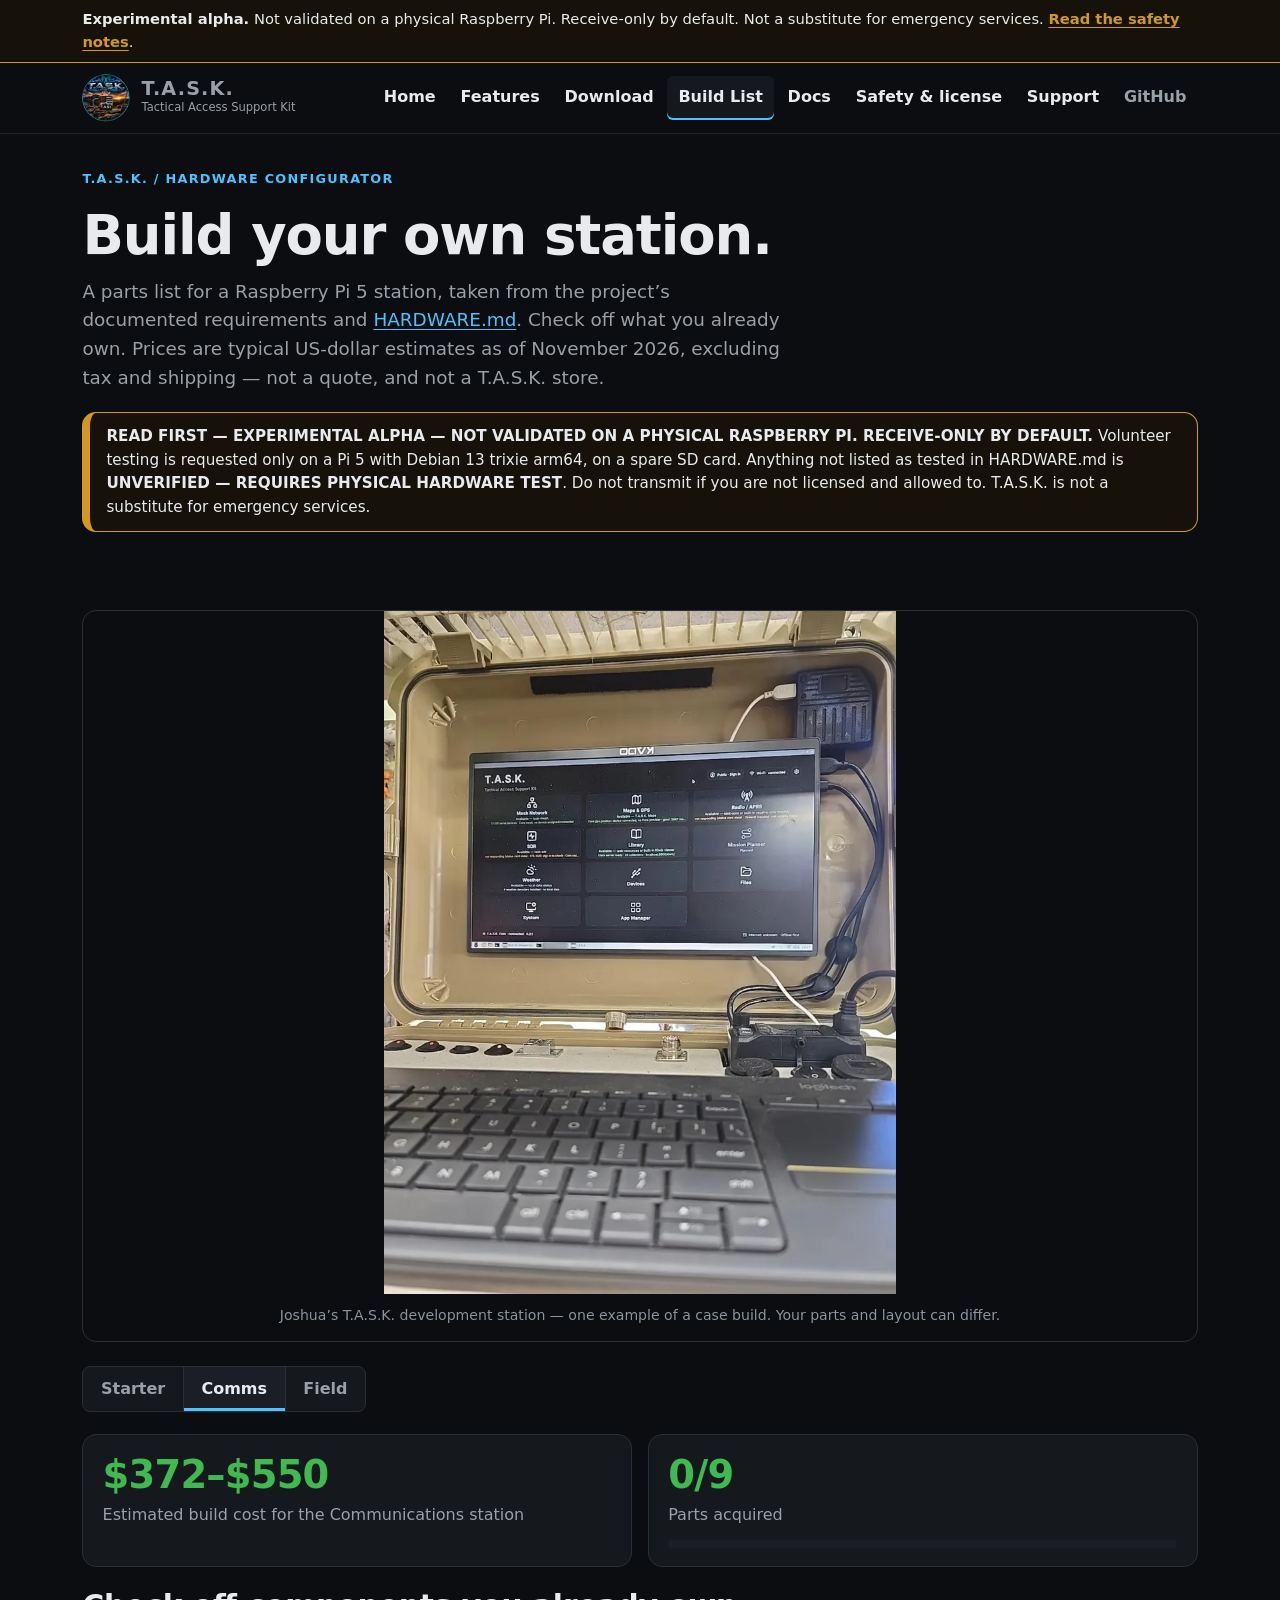
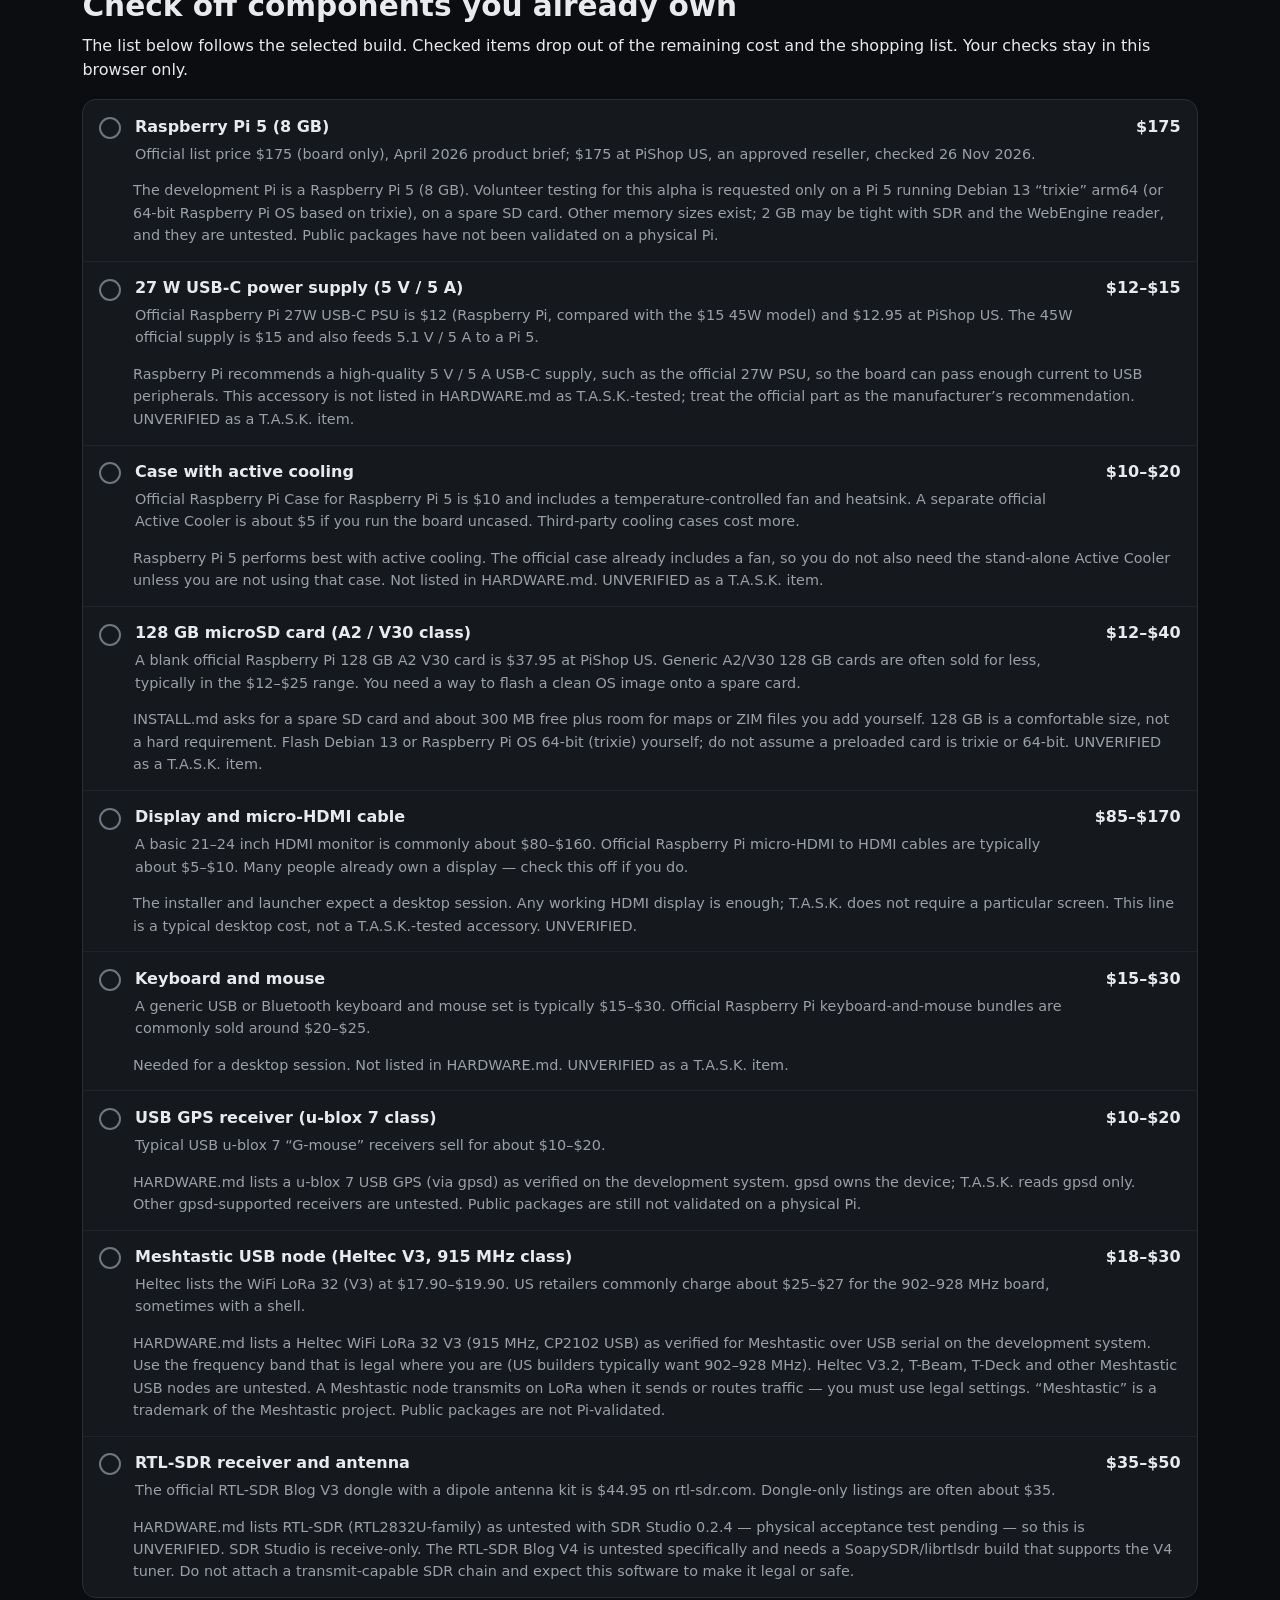
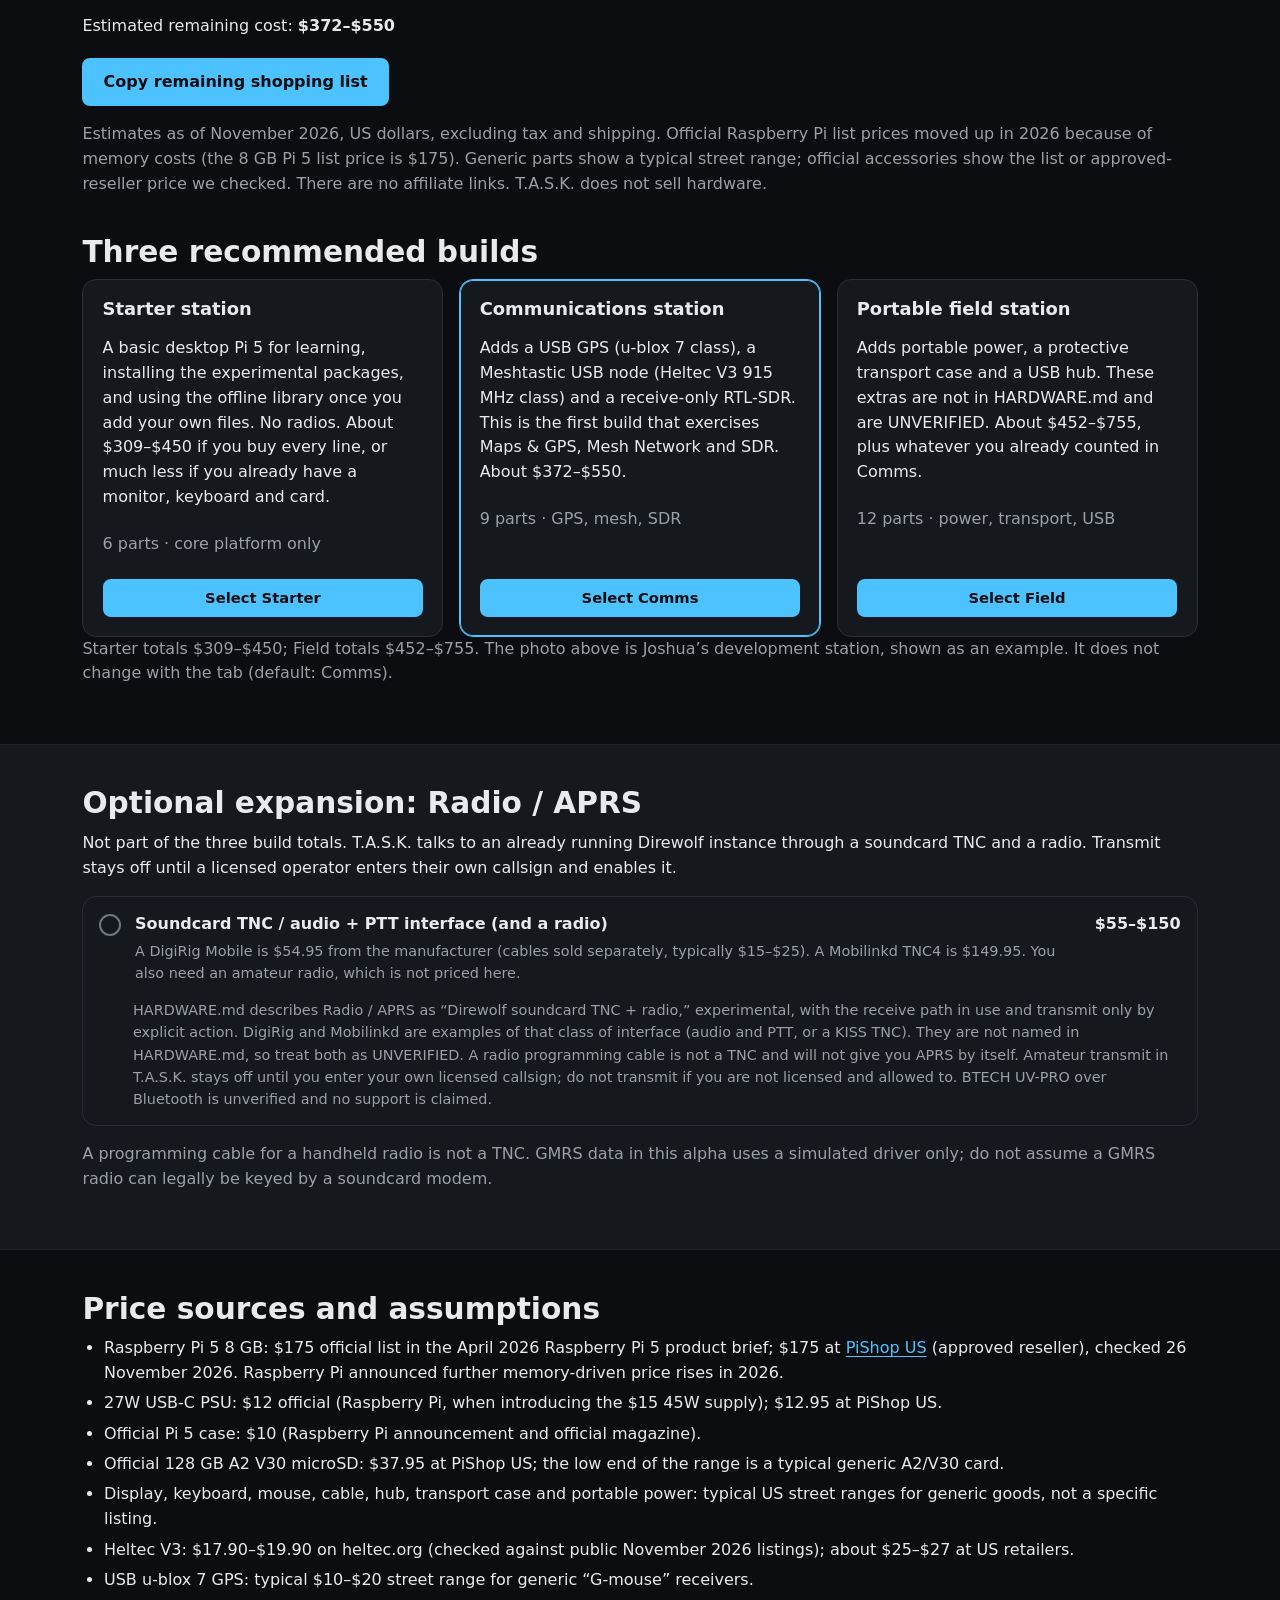
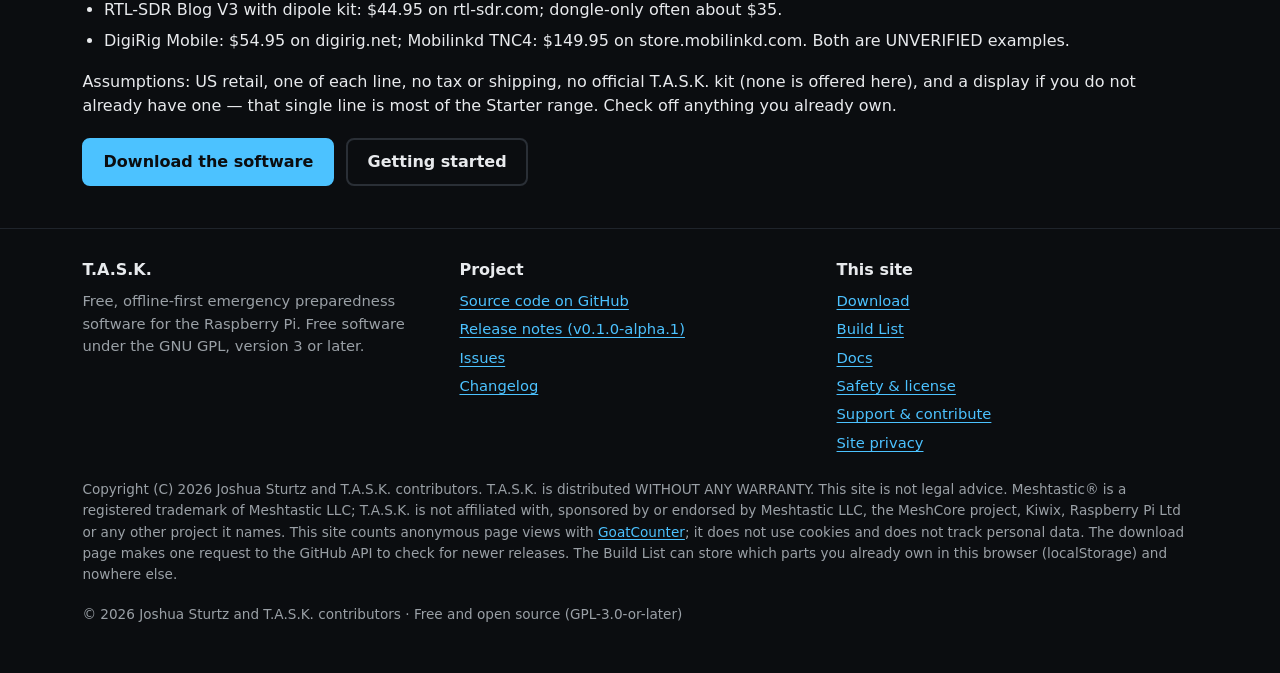
<file: build.html>
<!DOCTYPE html>
<html lang="en">
<head>
<meta charset="utf-8">
<meta name="viewport" content="width=device-width, initial-scale=1">
<title>Build List — T.A.S.K. hardware configurator</title>
<meta name="description" content="Build your own T.A.S.K. station: a Raspberry Pi 5 parts list with typical November 2026 prices, checklists, and honest hardware status from the project docs.">
<meta name="color-scheme" content="dark">
<meta name="referrer" content="strict-origin-when-cross-origin">
<meta name="theme-color" content="#0B0D10">
<link rel="canonical" href="https://task-preparedness.github.io/build.html">
<meta property="og:type" content="website">
<meta property="og:site_name" content="T.A.S.K.">
<meta property="og:title" content="Build List — T.A.S.K. hardware configurator">
<meta property="og:description" content="Build your own T.A.S.K. station: a Raspberry Pi 5 parts list with typical November 2026 prices, checklists, and honest hardware status from the project docs.">
<meta property="og:url" content="https://task-preparedness.github.io/build.html">
<meta property="og:image" content="https://task-preparedness.github.io/assets/img/og-image.jpg">
<meta property="og:image:type" content="image/jpeg">
<meta property="og:image:width" content="1200">
<meta property="og:image:height" content="630">
<meta property="og:image:alt" content="Official T.A.S.K. logo: a circular badge with a radio tower, the name T.A.S.K., and field gear.">
<meta name="twitter:card" content="summary_large_image">
<meta name="twitter:title" content="Build List — T.A.S.K. hardware configurator">
<meta name="twitter:description" content="Build your own T.A.S.K. station: a Raspberry Pi 5 parts list with typical November 2026 prices, checklists, and honest hardware status from the project docs.">
<meta name="twitter:image" content="https://task-preparedness.github.io/assets/img/og-image.jpg">
<meta name="twitter:image:alt" content="Official T.A.S.K. logo: a circular badge with a radio tower, the name T.A.S.K., and field gear.">
<link rel="icon" href="assets/img/favicon-32.png" type="image/png" sizes="32x32">
<link rel="icon" href="assets/img/favicon-16.png" type="image/png" sizes="16x16">
<link rel="shortcut icon" href="assets/img/favicon.ico">
<link rel="apple-touch-icon" href="assets/img/apple-touch-icon.png" sizes="180x180">
<link rel="stylesheet" href="assets/css/style.css">
</head>
<body>
<a class="skip" href="#main">Skip to content</a>
<div class="strip" role="note"><div class="wrap"><strong>Experimental alpha.</strong> Not validated on a physical Raspberry Pi. Receive-only by default. Not a substitute for emergency services. <a href="about.html#safety">Read the safety notes</a>.</div></div>
<header class="site-header"><div class="wrap">
<a class="brand" href="index.html" aria-label="T.A.S.K., Tactical Access Support Kit, home"><picture><source type="image/webp" srcset="assets/img/logo-64.webp 64w, assets/img/logo-128.webp 128w" sizes="48px"><img class="brand-logo" src="assets/img/logo-64.png" srcset="assets/img/logo-64.png 64w, assets/img/logo-128.png 128w" sizes="48px" width="48" height="48" alt=""></picture><span><strong>T.A.S.K.</strong><span>Tactical Access Support Kit</span></span></a>
<nav class="nav-wide" aria-label="Primary"><ul class="nav"><li><a href="index.html">Home</a></li><li><a href="index.html#capabilities">Features</a></li><li><a href="download.html">Download</a></li><li><a href="build.html" aria-current="page">Build List</a></li><li><a href="docs.html">Docs</a></li><li><a href="about.html">Safety &amp; license</a></li><li><a href="support.html">Support</a></li><li><a class="ext" href="https://github.com/TASK-Preparedness/TASK">GitHub</a></li></ul></nav>
<details class="nav-menu">
<summary><span class="hamburger" aria-hidden="true"><i></i><i></i><i></i></span> Menu</summary>
<nav aria-label="Mobile"><ul class="nav"><li><a href="index.html">Home</a></li><li><a href="index.html#capabilities">Features</a></li><li><a href="download.html">Download</a></li><li><a href="build.html" aria-current="page">Build List</a></li><li><a href="docs.html">Docs</a></li><li><a href="about.html">Safety &amp; license</a></li><li><a href="support.html">Support</a></li><li><a class="ext" href="https://github.com/TASK-Preparedness/TASK">GitHub</a></li></ul></nav>
</details>
</div></header>
<main id="main">
<section class="page-head"><div class="wrap">
<p class="muted" style="letter-spacing:.1em;text-transform:uppercase;font-weight:700;font-size:.8rem;color:var(--accent)">T.A.S.K. / Hardware configurator</p>
<h1>Build your own station.</h1>
<p class="lead">A parts list for a Raspberry Pi 5 station, taken from the project&rsquo;s documented requirements and <a href="https://github.com/TASK-Preparedness/TASK/blob/main/HARDWARE.md">HARDWARE.md</a>. Check off what you already own. Prices are typical US-dollar estimates as of November 2026, excluding tax and shipping — not a quote, and not a T.A.S.K. store.</p>
<div class="readfirst compact" id="read-first"><p><strong>READ FIRST — EXPERIMENTAL ALPHA — NOT VALIDATED ON A PHYSICAL RASPBERRY PI. RECEIVE-ONLY BY DEFAULT.</strong> Volunteer testing is requested only on a Pi 5 with Debian 13 trixie arm64, on a spare SD card. Anything not listed as tested in HARDWARE.md is <strong>UNVERIFIED — REQUIRES PHYSICAL HARDWARE TEST</strong>. Do not transmit if you are not licensed and allowed to. T.A.S.K. is not a substitute for emergency services.</p></div>
</div></section>

<section class="section" id="configurator" data-default-build="comms"><div class="wrap">
<figure class="photo-slot photo-slot--portrait" style="margin:0 0 1.5rem">
<picture><source type="image/webp" srcset="assets/img/station-480.webp 480w, assets/img/station-768.webp 768w, assets/img/station-1152.webp 1152w" sizes="(min-width: 40rem) 32rem, calc(100vw - 2.3rem)"><img src="assets/img/station-768.jpg" srcset="assets/img/station-480.jpg 480w, assets/img/station-768.jpg 768w, assets/img/station-1152.jpg 1152w" sizes="(min-width: 40rem) 32rem, calc(100vw - 2.3rem)" width="1152" height="1536" alt="Joshua&#x27;s T.A.S.K. development station: a tan hard case with a display running the T.A.S.K. launcher, a Logitech keyboard, and a panel of switches and antenna connectors." loading="lazy" decoding="async"></picture>
<figcaption>Joshua&rsquo;s T.A.S.K. development station — one example of a case build. Your parts and layout can differ.</figcaption>
</figure>

<div class="seg" role="tablist" aria-label="Recommended builds">
<button type="button" role="tab" data-build="starter" aria-selected="false">Starter</button>
<button type="button" role="tab" data-build="comms" aria-selected="true">Comms</button>
<button type="button" role="tab" data-build="field" aria-selected="false">Field</button>
</div>

<div class="stats">
<div class="stat"><div class="value" id="est-cost">$372–$550</div><p>Estimated build cost for the <span id="build-label">Communications station</span></p></div>
<div class="stat"><div class="value" id="acquired">0/9</div><p>Parts acquired</p><div class="progress" aria-hidden="true"><span id="prog"></span></div></div>
</div>

<h2>Check off components you already own</h2>
<p>The list below follows the selected build. Checked items drop out of the remaining cost and the shopping list. Your checks stay in this browser only.</p>
<ul class="checklist" data-kind="core">
<li data-id="pi5" data-lo="175" data-hi="175" data-builds="starter comms field">
<label>
<input type="checkbox" name="own-pi5">
<span><span class="part-name">Raspberry Pi 5 (8 GB)</span><span class="part-meta">Official list price $175 (board only), April 2026 product brief; $175 at PiShop US, an approved reseller, checked 26 Nov 2026.</span></span>
<span class="price">$175</span>
</label>
<p class="why">The development Pi is a Raspberry Pi 5 (8 GB). Volunteer testing for this alpha is requested only on a Pi 5 running Debian 13 “trixie” arm64 (or 64-bit Raspberry Pi OS based on trixie), on a spare SD card. Other memory sizes exist; 2 GB may be tight with SDR and the WebEngine reader, and they are untested. Public packages have not been validated on a physical Pi.</p>
</li><li data-id="psu" data-lo="12" data-hi="15" data-builds="starter comms field">
<label>
<input type="checkbox" name="own-psu">
<span><span class="part-name">27 W USB-C power supply (5 V / 5 A)</span><span class="part-meta">Official Raspberry Pi 27W USB-C PSU is $12 (Raspberry Pi, compared with the $15 45W model) and $12.95 at PiShop US. The 45W official supply is $15 and also feeds 5.1 V / 5 A to a Pi 5.</span></span>
<span class="price">$12–$15</span>
</label>
<p class="why">Raspberry Pi recommends a high-quality 5 V / 5 A USB-C supply, such as the official 27W PSU, so the board can pass enough current to USB peripherals. This accessory is not listed in HARDWARE.md as T.A.S.K.-tested; treat the official part as the manufacturer’s recommendation. UNVERIFIED as a T.A.S.K. item.</p>
</li><li data-id="case" data-lo="10" data-hi="20" data-builds="starter comms field">
<label>
<input type="checkbox" name="own-case">
<span><span class="part-name">Case with active cooling</span><span class="part-meta">Official Raspberry Pi Case for Raspberry Pi 5 is $10 and includes a temperature-controlled fan and heatsink. A separate official Active Cooler is about $5 if you run the board uncased. Third-party cooling cases cost more.</span></span>
<span class="price">$10–$20</span>
</label>
<p class="why">Raspberry Pi 5 performs best with active cooling. The official case already includes a fan, so you do not also need the stand-alone Active Cooler unless you are not using that case. Not listed in HARDWARE.md. UNVERIFIED as a T.A.S.K. item.</p>
</li><li data-id="sd" data-lo="12" data-hi="40" data-builds="starter comms field">
<label>
<input type="checkbox" name="own-sd">
<span><span class="part-name">128 GB microSD card (A2 / V30 class)</span><span class="part-meta">A blank official Raspberry Pi 128 GB A2 V30 card is $37.95 at PiShop US. Generic A2/V30 128 GB cards are often sold for less, typically in the $12–$25 range. You need a way to flash a clean OS image onto a spare card.</span></span>
<span class="price">$12–$40</span>
</label>
<p class="why">INSTALL.md asks for a spare SD card and about 300 MB free plus room for maps or ZIM files you add yourself. 128 GB is a comfortable size, not a hard requirement. Flash Debian 13 or Raspberry Pi OS 64-bit (trixie) yourself; do not assume a preloaded card is trixie or 64-bit. UNVERIFIED as a T.A.S.K. item.</p>
</li><li data-id="display" data-lo="85" data-hi="170" data-builds="starter comms field">
<label>
<input type="checkbox" name="own-display">
<span><span class="part-name">Display and micro-HDMI cable</span><span class="part-meta">A basic 21–24 inch HDMI monitor is commonly about $80–$160. Official Raspberry Pi micro-HDMI to HDMI cables are typically about $5–$10. Many people already own a display — check this off if you do.</span></span>
<span class="price">$85–$170</span>
</label>
<p class="why">The installer and launcher expect a desktop session. Any working HDMI display is enough; T.A.S.K. does not require a particular screen. This line is a typical desktop cost, not a T.A.S.K.-tested accessory. UNVERIFIED.</p>
</li><li data-id="input" data-lo="15" data-hi="30" data-builds="starter comms field">
<label>
<input type="checkbox" name="own-input">
<span><span class="part-name">Keyboard and mouse</span><span class="part-meta">A generic USB or Bluetooth keyboard and mouse set is typically $15–$30. Official Raspberry Pi keyboard-and-mouse bundles are commonly sold around $20–$25.</span></span>
<span class="price">$15–$30</span>
</label>
<p class="why">Needed for a desktop session. Not listed in HARDWARE.md. UNVERIFIED as a T.A.S.K. item.</p>
</li><li data-id="gps" data-lo="10" data-hi="20" data-builds="comms field">
<label>
<input type="checkbox" name="own-gps">
<span><span class="part-name">USB GPS receiver (u-blox 7 class)</span><span class="part-meta">Typical USB u-blox 7 “G-mouse” receivers sell for about $10–$20.</span></span>
<span class="price">$10–$20</span>
</label>
<p class="why">HARDWARE.md lists a u-blox 7 USB GPS (via gpsd) as verified on the development system. gpsd owns the device; T.A.S.K. reads gpsd only. Other gpsd-supported receivers are untested. Public packages are still not validated on a physical Pi.</p>
</li><li data-id="mesh" data-lo="18" data-hi="30" data-builds="comms field">
<label>
<input type="checkbox" name="own-mesh">
<span><span class="part-name">Meshtastic USB node (Heltec V3, 915 MHz class)</span><span class="part-meta">Heltec lists the WiFi LoRa 32 (V3) at $17.90–$19.90. US retailers commonly charge about $25–$27 for the 902–928 MHz board, sometimes with a shell.</span></span>
<span class="price">$18–$30</span>
</label>
<p class="why">HARDWARE.md lists a Heltec WiFi LoRa 32 V3 (915 MHz, CP2102 USB) as verified for Meshtastic over USB serial on the development system. Use the frequency band that is legal where you are (US builders typically want 902–928 MHz). Heltec V3.2, T-Beam, T-Deck and other Meshtastic USB nodes are untested. A Meshtastic node transmits on LoRa when it sends or routes traffic — you must use legal settings. “Meshtastic” is a trademark of the Meshtastic project. Public packages are not Pi-validated.</p>
</li><li data-id="sdr" data-lo="35" data-hi="50" data-builds="comms field">
<label>
<input type="checkbox" name="own-sdr">
<span><span class="part-name">RTL-SDR receiver and antenna</span><span class="part-meta">The official RTL-SDR Blog V3 dongle with a dipole antenna kit is $44.95 on rtl-sdr.com. Dongle-only listings are often about $35.</span></span>
<span class="price">$35–$50</span>
</label>
<p class="why">HARDWARE.md lists RTL-SDR (RTL2832U-family) as untested with SDR Studio 0.2.4 — physical acceptance test pending — so this is UNVERIFIED. SDR Studio is receive-only. The RTL-SDR Blog V4 is untested specifically and needs a SoapySDR/librtlsdr build that supports the V4 tuner. Do not attach a transmit-capable SDR chain and expect this software to make it legal or safe.</p>
</li><li data-id="power" data-lo="40" data-hi="100" data-builds="field">
<label>
<input type="checkbox" name="own-power">
<span><span class="part-name">Portable power (USB-C, 5 V / 5 A capable)</span><span class="part-meta">USB-C power banks and UPS HATs that can actually supply 5 V / 5 A (or a validated 5.1 V / 5 A PD profile) typically cost about $40–$100. Many ordinary power banks only supply 5 V / 3 A and will starve a Pi 5 plus radios.</span></span>
<span class="price">$40–$100</span>
</label>
<p class="why">Not listed in HARDWARE.md. UNVERIFIED. Raspberry Pi 5 is specified at 5 V / 5 A DC via USB-C with Power Delivery. Do not assume a laptop-style PD bank will keep the station stable under load until you have tested it yourself.</p>
</li><li data-id="transport" data-lo="25" data-hi="70" data-builds="field">
<label>
<input type="checkbox" name="own-transport">
<span><span class="part-name">Protective transport case</span><span class="part-meta">A generic hard case that fits a Pi, a small display or cables, and a couple of radios is commonly $25–$70, depending on size.</span></span>
<span class="price">$25–$70</span>
</label>
<p class="why">Not listed in HARDWARE.md. UNVERIFIED. Useful for a field bag; it is not required to run the software. This site does not recommend a particular brand.</p>
</li><li data-id="hub" data-lo="15" data-hi="35" data-builds="field">
<label>
<input type="checkbox" name="own-hub">
<span><span class="part-name">Powered USB hub</span><span class="part-meta">A generic USB 3 hub is typically $15–$35. Prefer a powered hub if you will attach a GPS, a Meshtastic node, an SDR and a keyboard at once.</span></span>
<span class="price">$15–$35</span>
</label>
<p class="why">A Pi 5 has two USB 3 and two USB 2 ports. A hub is only needed when you run out of ports or want to power several dongles more comfortably. Not listed in HARDWARE.md. UNVERIFIED.</p>
</li>
</ul>
<p>Estimated remaining cost: <strong id="remaining">$372–$550</strong></p>
<div class="btn-row"><button type="button" class="btn" id="copy-list">Copy remaining shopping list</button></div>
<p class="muted" style="margin-top:1rem">Estimates as of November 2026, US dollars, excluding tax and shipping. Official Raspberry Pi list prices moved up in 2026 because of memory costs (the 8 GB Pi 5 list price is $175). Generic parts show a typical street range; official accessories show the list or approved-reseller price we checked. There are no affiliate links. T.A.S.K. does not sell hardware.</p>

<h2 style="margin-top:2.4rem">Three recommended builds</h2>
<div class="grid cols-3 builds">
<article class="card" data-select-build="starter">
<h3>Starter station</h3>
<p>A basic desktop Pi 5 for learning, installing the experimental packages, and using the offline library once you add your own files. No radios. About $309–$450 if you buy every line, or much less if you already have a monitor, keyboard and card.</p>
<p class="muted">6 parts &middot; core platform only</p>
<button type="button" class="btn small" data-select-build="starter" aria-pressed="false">Select Starter</button>
</article>
<article class="card selected" data-select-build="comms">
<h3>Communications station</h3>
<p>Adds a USB GPS (u-blox 7 class), a Meshtastic USB node (Heltec V3 915 MHz class) and a receive-only RTL-SDR. This is the first build that exercises Maps &amp; GPS, Mesh Network and SDR. About $372–$550.</p>
<p class="muted">9 parts &middot; GPS, mesh, SDR</p>
<button type="button" class="btn small" data-select-build="comms" aria-pressed="true">Select Comms</button>
</article>
<article class="card" data-select-build="field">
<h3>Portable field station</h3>
<p>Adds portable power, a protective transport case and a USB hub. These extras are not in HARDWARE.md and are UNVERIFIED. About $452–$755, plus whatever you already counted in Comms.</p>
<p class="muted">12 parts &middot; power, transport, USB</p>
<button type="button" class="btn small" data-select-build="field" aria-pressed="false">Select Field</button>
</article>
</div>
<p class="muted">Starter totals $309–$450; Field totals $452–$755. The photo above is Joshua&rsquo;s development station, shown as an example. It does not change with the tab (default: Comms).</p>
</div></section>

<section class="section alt" id="optional"><div class="wrap">
<h2>Optional expansion: Radio / APRS</h2>
<p>Not part of the three build totals. T.A.S.K. talks to an already running Direwolf instance through a soundcard TNC and a radio. Transmit stays off until a licensed operator enters their own callsign and enables it.</p>
<ul class="checklist" data-kind="optional">
<li data-id="aprs" data-lo="55" data-hi="150">
<label>
<input type="checkbox" name="own-aprs">
<span><span class="part-name">Soundcard TNC / audio + PTT interface (and a radio)</span><span class="part-meta">A DigiRig Mobile is $54.95 from the manufacturer (cables sold separately, typically $15–$25). A Mobilinkd TNC4 is $149.95. You also need an amateur radio, which is not priced here.</span></span>
<span class="price">$55–$150</span>
</label>
<p class="why">HARDWARE.md describes Radio / APRS as “Direwolf soundcard TNC + radio,” experimental, with the receive path in use and transmit only by explicit action. DigiRig and Mobilinkd are examples of that class of interface (audio and PTT, or a KISS TNC). They are not named in HARDWARE.md, so treat both as UNVERIFIED. A radio programming cable is not a TNC and will not give you APRS by itself. Amateur transmit in T.A.S.K. stays off until you enter your own licensed callsign; do not transmit if you are not licensed and allowed to. BTECH UV-PRO over Bluetooth is unverified and no support is claimed.</p>
</li>
</ul>
<p class="muted">A programming cable for a handheld radio is not a TNC. GMRS data in this alpha uses a simulated driver only; do not assume a GMRS radio can legally be keyed by a soundcard modem.</p>
</div></section>

<section class="section" id="sources"><div class="wrap">
<h2>Price sources and assumptions</h2>
<ul>
<li>Raspberry Pi 5 8 GB: $175 official list in the April 2026 Raspberry Pi 5 product brief; $175 at <a href="https://www.pishop.us/product-category/raspberry-pi/raspberry-pi-5/raspberry-pi-5-boards/">PiShop US</a> (approved reseller), checked 26 November 2026. Raspberry Pi announced further memory-driven price rises in 2026.</li>
<li>27W USB-C PSU: $12 official (Raspberry Pi, when introducing the $15 45W supply); $12.95 at PiShop US.</li>
<li>Official Pi 5 case: $10 (Raspberry Pi announcement and official magazine).</li>
<li>Official 128 GB A2 V30 microSD: $37.95 at PiShop US; the low end of the range is a typical generic A2/V30 card.</li>
<li>Display, keyboard, mouse, cable, hub, transport case and portable power: typical US street ranges for generic goods, not a specific listing.</li>
<li>Heltec V3: $17.90–$19.90 on heltec.org (checked against public November 2026 listings); about $25–$27 at US retailers.</li>
<li>USB u-blox 7 GPS: typical $10–$20 street range for generic “G-mouse” receivers.</li>
<li>RTL-SDR Blog V3 with dipole kit: $44.95 on rtl-sdr.com; dongle-only often about $35.</li>
<li>DigiRig Mobile: $54.95 on digirig.net; Mobilinkd TNC4: $149.95 on store.mobilinkd.com. Both are UNVERIFIED examples.</li>
</ul>
<p>Assumptions: US retail, one of each line, no tax or shipping, no official T.A.S.K. kit (none is offered here), and a display if you do not already have one — that single line is most of the Starter range. Check off anything you already own.</p>
<div class="btn-row"><a class="btn" href="download.html">Download the software</a><a class="btn secondary" href="docs.html">Getting started</a></div>
</div></section>
</main>
<footer class="site-footer"><div class="wrap">
<div class="grid cols-3">
<div><h2>T.A.S.K.</h2><p>Free, offline-first emergency preparedness software for the Raspberry Pi. Free software under the GNU GPL, version 3 or later.</p></div>
<div><h2>Project</h2><ul>
<li><a href="https://github.com/TASK-Preparedness/TASK">Source code on GitHub</a></li>
<li><a href="https://github.com/TASK-Preparedness/TASK/releases/tag/v0.1.0-alpha.1">Release notes (v0.1.0-alpha.1)</a></li>
<li><a href="https://github.com/TASK-Preparedness/TASK/issues">Issues</a></li>
<li><a href="https://github.com/TASK-Preparedness/TASK/blob/main/CHANGELOG.md">Changelog</a></li></ul></div>
<div><h2>This site</h2><ul>
<li><a href="download.html">Download</a></li>
<li><a href="build.html">Build List</a></li>
<li><a href="docs.html">Docs</a></li>
<li><a href="about.html">Safety &amp; license</a></li>
<li><a href="support.html">Support &amp; contribute</a></li>
<li><a href="about.html#site-privacy">Site privacy</a></li></ul></div>
</div>
<p class="fine">Copyright (C) 2026 Joshua Sturtz and T.A.S.K. contributors. T.A.S.K. is distributed WITHOUT ANY WARRANTY. This site is not legal advice. Meshtastic&reg; is a registered trademark of Meshtastic LLC; T.A.S.K. is not affiliated with, sponsored by or endorsed by Meshtastic LLC, the MeshCore project, Kiwix, Raspberry Pi Ltd or any other project it names. This site counts anonymous page views with <a href="https://www.goatcounter.com/">GoatCounter</a>; it does not use cookies and does not track personal data. The download page makes one request to the GitHub API to check for newer releases. The Build List can store which parts you already own in this browser (localStorage) and nowhere else.</p>
<p class="fine">&copy; 2026 Joshua Sturtz and T.A.S.K. contributors &middot; Free and open source (GPL-3.0-or-later)</p>
</div></footer>
<script src="assets/js/main.js" defer></script>
<script src="assets/js/build.js" defer></script>
<script data-goatcounter="https://task-preparedness.goatcounter.com/count" async src="https://gc.zgo.at/count.js"></script>
</body>
</html>
</file>
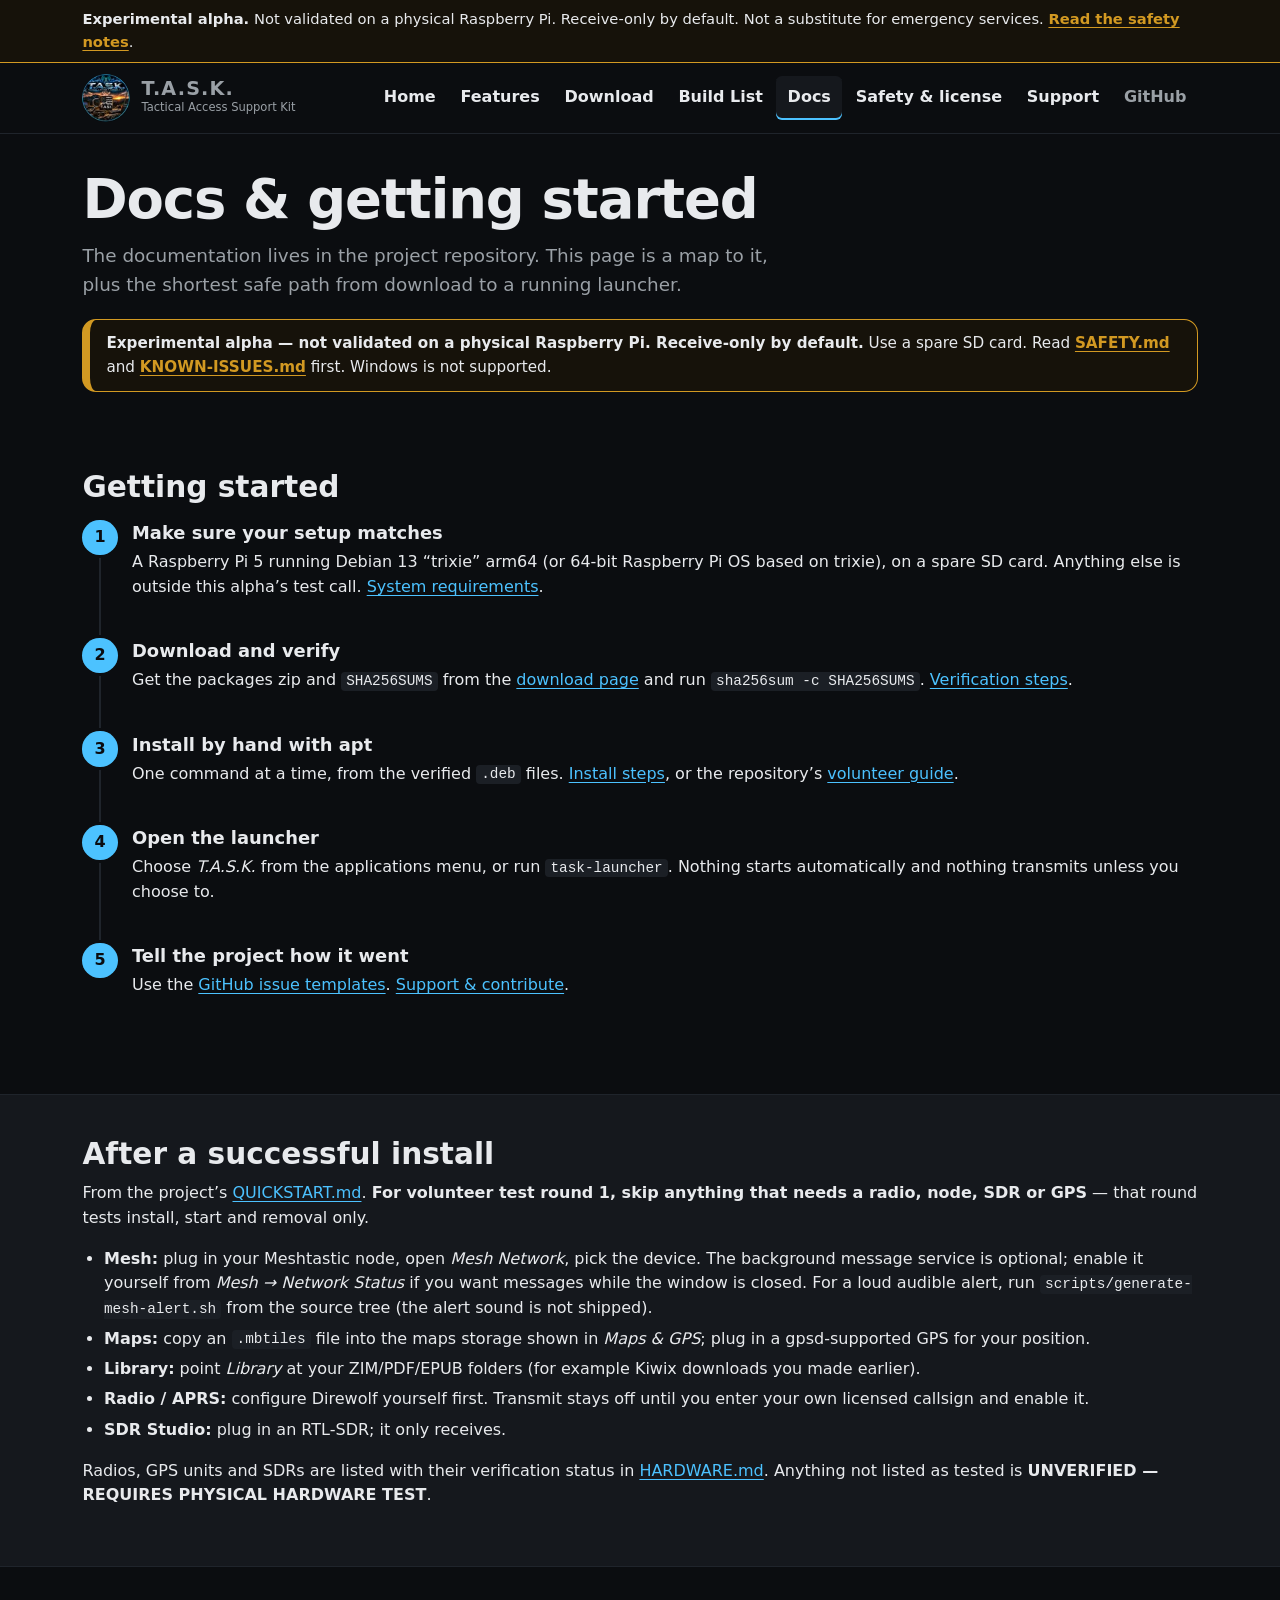
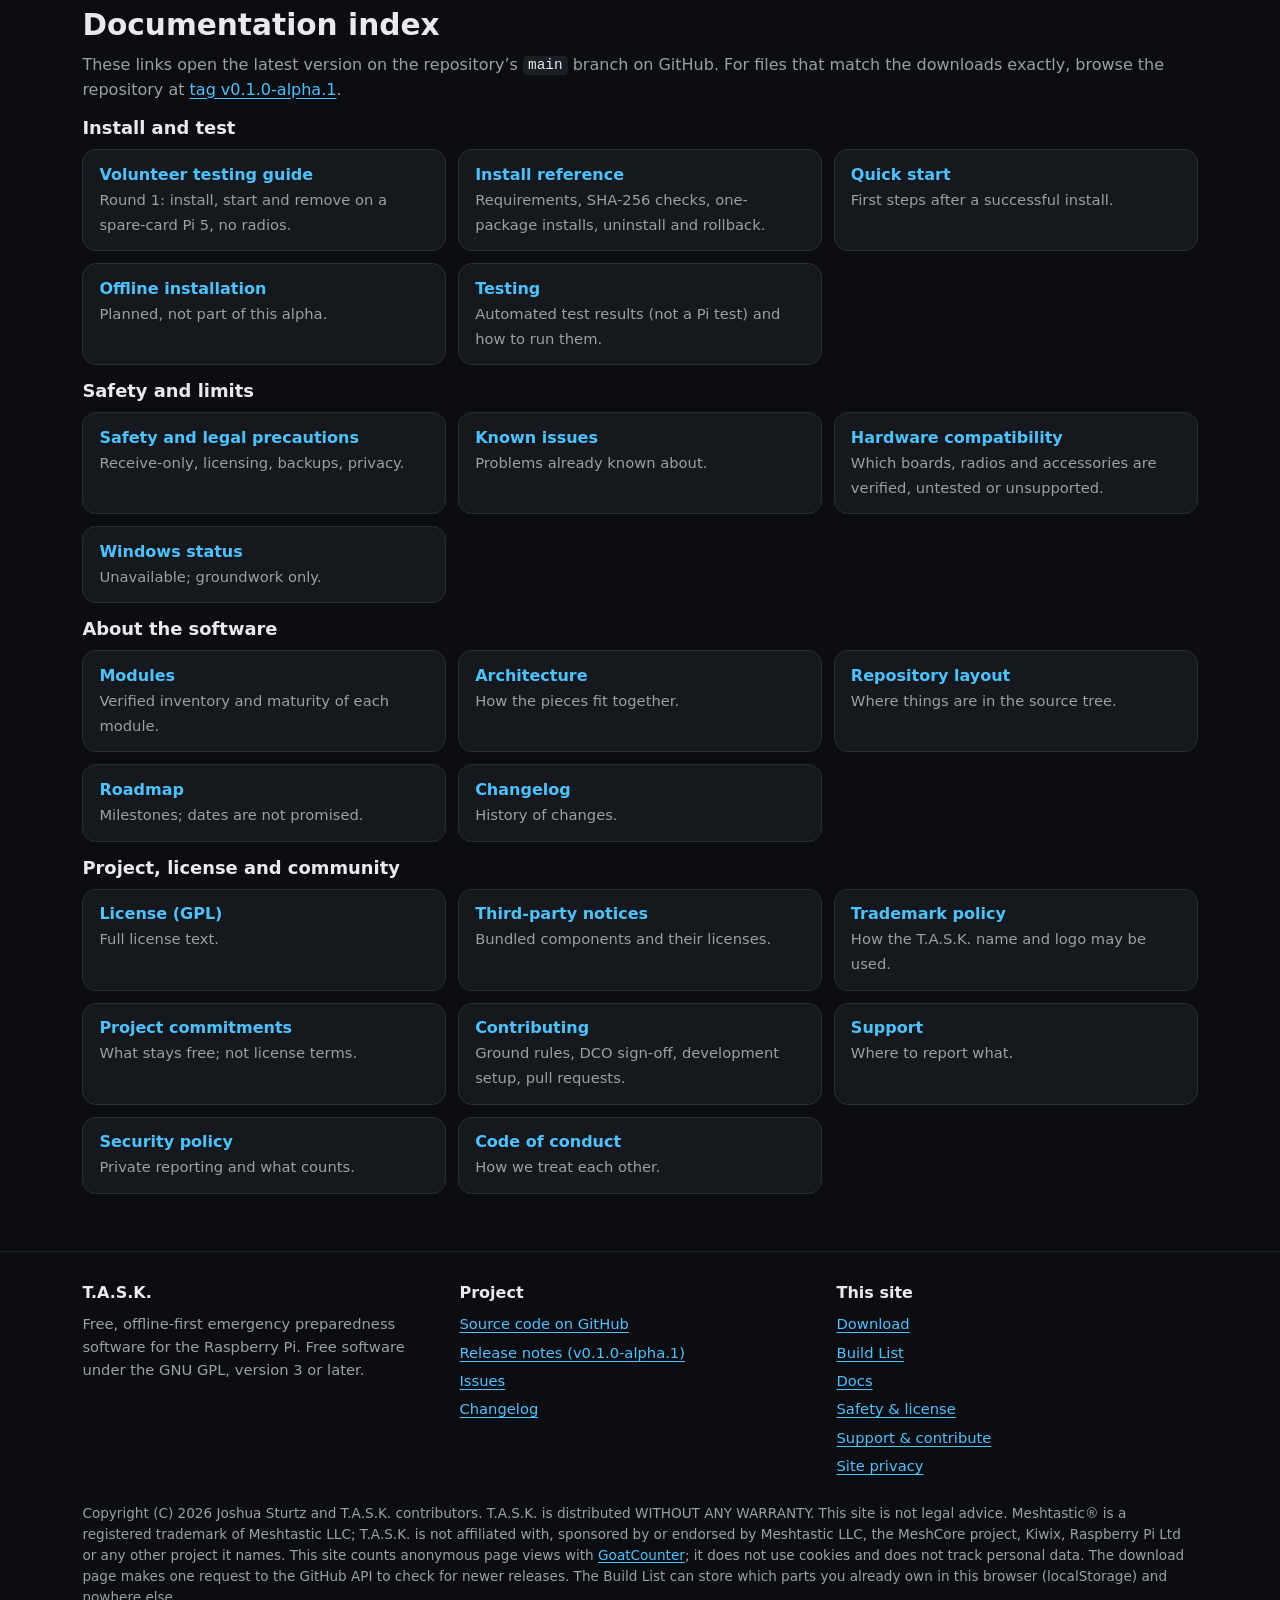
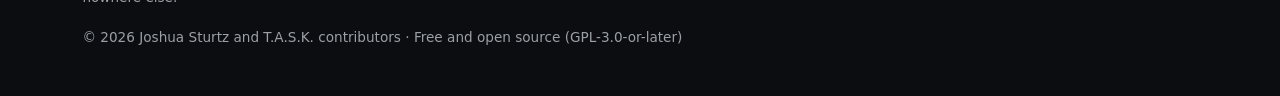
<file: docs.html>
<!DOCTYPE html>
<html lang="en">
<head>
<meta charset="utf-8">
<meta name="viewport" content="width=device-width, initial-scale=1">
<title>Docs and getting started — T.A.S.K.</title>
<meta name="description" content="Getting started with T.A.S.K. and a map of the project documentation: install, safety, hardware, modules, license and contributing.">
<meta name="color-scheme" content="dark">
<meta name="referrer" content="strict-origin-when-cross-origin">
<meta name="theme-color" content="#0B0D10">
<link rel="canonical" href="https://task-preparedness.github.io/docs.html">
<meta property="og:type" content="website">
<meta property="og:site_name" content="T.A.S.K.">
<meta property="og:title" content="Docs and getting started — T.A.S.K.">
<meta property="og:description" content="Getting started with T.A.S.K. and a map of the project documentation: install, safety, hardware, modules, license and contributing.">
<meta property="og:url" content="https://task-preparedness.github.io/docs.html">
<meta property="og:image" content="https://task-preparedness.github.io/assets/img/og-image.jpg">
<meta property="og:image:type" content="image/jpeg">
<meta property="og:image:width" content="1200">
<meta property="og:image:height" content="630">
<meta property="og:image:alt" content="Official T.A.S.K. logo: a circular badge with a radio tower, the name T.A.S.K., and field gear.">
<meta name="twitter:card" content="summary_large_image">
<meta name="twitter:title" content="Docs and getting started — T.A.S.K.">
<meta name="twitter:description" content="Getting started with T.A.S.K. and a map of the project documentation: install, safety, hardware, modules, license and contributing.">
<meta name="twitter:image" content="https://task-preparedness.github.io/assets/img/og-image.jpg">
<meta name="twitter:image:alt" content="Official T.A.S.K. logo: a circular badge with a radio tower, the name T.A.S.K., and field gear.">
<link rel="icon" href="assets/img/favicon-32.png" type="image/png" sizes="32x32">
<link rel="icon" href="assets/img/favicon-16.png" type="image/png" sizes="16x16">
<link rel="shortcut icon" href="assets/img/favicon.ico">
<link rel="apple-touch-icon" href="assets/img/apple-touch-icon.png" sizes="180x180">
<link rel="stylesheet" href="assets/css/style.css">
</head>
<body>
<a class="skip" href="#main">Skip to content</a>
<div class="strip" role="note"><div class="wrap"><strong>Experimental alpha.</strong> Not validated on a physical Raspberry Pi. Receive-only by default. Not a substitute for emergency services. <a href="about.html#safety">Read the safety notes</a>.</div></div>
<header class="site-header"><div class="wrap">
<a class="brand" href="index.html" aria-label="T.A.S.K., Tactical Access Support Kit, home"><picture><source type="image/webp" srcset="assets/img/logo-64.webp 64w, assets/img/logo-128.webp 128w" sizes="48px"><img class="brand-logo" src="assets/img/logo-64.png" srcset="assets/img/logo-64.png 64w, assets/img/logo-128.png 128w" sizes="48px" width="48" height="48" alt=""></picture><span><strong>T.A.S.K.</strong><span>Tactical Access Support Kit</span></span></a>
<nav class="nav-wide" aria-label="Primary"><ul class="nav"><li><a href="index.html">Home</a></li><li><a href="index.html#capabilities">Features</a></li><li><a href="download.html">Download</a></li><li><a href="build.html">Build List</a></li><li><a href="docs.html" aria-current="page">Docs</a></li><li><a href="about.html">Safety &amp; license</a></li><li><a href="support.html">Support</a></li><li><a class="ext" href="https://github.com/TASK-Preparedness/TASK">GitHub</a></li></ul></nav>
<details class="nav-menu">
<summary><span class="hamburger" aria-hidden="true"><i></i><i></i><i></i></span> Menu</summary>
<nav aria-label="Mobile"><ul class="nav"><li><a href="index.html">Home</a></li><li><a href="index.html#capabilities">Features</a></li><li><a href="download.html">Download</a></li><li><a href="build.html">Build List</a></li><li><a href="docs.html" aria-current="page">Docs</a></li><li><a href="about.html">Safety &amp; license</a></li><li><a href="support.html">Support</a></li><li><a class="ext" href="https://github.com/TASK-Preparedness/TASK">GitHub</a></li></ul></nav>
</details>
</div></header>
<main id="main">
<section class="page-head"><div class="wrap">
<h1>Docs &amp; getting started</h1>
<p class="lead">The documentation lives in the project repository. This page is a map to it, plus the shortest safe path from download to a running launcher.</p>
<div class="readfirst compact"><p><strong>Experimental alpha &mdash; not validated on a physical Raspberry Pi. Receive-only by default.</strong> Use a spare SD card. Read <a href="https://github.com/TASK-Preparedness/TASK/blob/main/SAFETY.md">SAFETY.md</a> and <a href="https://github.com/TASK-Preparedness/TASK/blob/main/KNOWN-ISSUES.md">KNOWN-ISSUES.md</a> first. Windows is not supported.</p></div>
</div></section>

<section class="section" id="start"><div class="wrap">
<h2>Getting started</h2>
<ol class="steps">
<li><h3>Make sure your setup matches</h3><p>A Raspberry Pi 5 running Debian 13 &ldquo;trixie&rdquo; arm64 (or 64-bit Raspberry Pi OS based on trixie), on a spare SD card. Anything else is outside this alpha&rsquo;s test call. <a href="download.html#requirements">System requirements</a>.</p></li>
<li><h3>Download and verify</h3><p>Get the packages zip and <code>SHA256SUMS</code> from the <a href="download.html#files">download page</a> and run <code>sha256sum -c SHA256SUMS</code>. <a href="download.html#verify">Verification steps</a>.</p></li>
<li><h3>Install by hand with apt</h3><p>One command at a time, from the verified <code>.deb</code> files. <a href="download.html#install">Install steps</a>, or the repository&rsquo;s <a href="https://github.com/TASK-Preparedness/TASK/blob/main/docs/VOLUNTEER-TESTING.md">volunteer guide</a>.</p></li>
<li><h3>Open the launcher</h3><p>Choose <em>T.A.S.K.</em> from the applications menu, or run <code>task-launcher</code>. Nothing starts automatically and nothing transmits unless you choose to.</p></li>
<li><h3>Tell the project how it went</h3><p>Use the <a href="https://github.com/TASK-Preparedness/TASK/issues/new/choose">GitHub issue templates</a>. <a href="support.html">Support &amp; contribute</a>.</p></li>
</ol>
</div></section>

<section class="section alt" id="after"><div class="wrap">
<h2>After a successful install</h2>
<p>From the project&rsquo;s <a href="https://github.com/TASK-Preparedness/TASK/blob/main/QUICKSTART.md">QUICKSTART.md</a>. <strong>For volunteer test round 1, skip anything that needs a radio, node, SDR or GPS</strong> &mdash; that round tests install, start and removal only.</p>
<ul>
<li><strong>Mesh:</strong> plug in your Meshtastic node, open <em>Mesh Network</em>, pick the device. The background message service is optional; enable it yourself from <em>Mesh &rarr; Network Status</em> if you want messages while the window is closed. For a loud audible alert, run <code>scripts/generate-mesh-alert.sh</code> from the source tree (the alert sound is not shipped).</li>
<li><strong>Maps:</strong> copy an <code>.mbtiles</code> file into the maps storage shown in <em>Maps &amp; GPS</em>; plug in a gpsd-supported GPS for your position.</li>
<li><strong>Library:</strong> point <em>Library</em> at your ZIM/PDF/EPUB folders (for example Kiwix downloads you made earlier).</li>
<li><strong>Radio / APRS:</strong> configure Direwolf yourself first. Transmit stays off until you enter your own licensed callsign and enable it.</li>
<li><strong>SDR Studio:</strong> plug in an RTL-SDR; it only receives.</li>
</ul>
<p>Radios, GPS units and SDRs are listed with their verification status in <a href="https://github.com/TASK-Preparedness/TASK/blob/main/HARDWARE.md">HARDWARE.md</a>. Anything not listed as tested is <strong>UNVERIFIED &mdash; REQUIRES PHYSICAL HARDWARE TEST</strong>.</p>
</div></section>

<section class="section" id="index"><div class="wrap">
<h2>Documentation index</h2>
<p class="muted">These links open the latest version on the repository&rsquo;s <code>main</code> branch on GitHub. For files that match the downloads exactly, browse the repository at <a href="https://github.com/TASK-Preparedness/TASK/tree/v0.1.0-alpha.1">tag v0.1.0-alpha.1</a>.</p>
<h3>Install and test</h3><ul class="doclist"><li><a href="https://github.com/TASK-Preparedness/TASK/blob/main/docs/VOLUNTEER-TESTING.md"><strong>Volunteer testing guide</strong><span>Round 1: install, start and remove on a spare-card Pi 5, no radios.</span></a></li><li><a href="https://github.com/TASK-Preparedness/TASK/blob/main/INSTALL.md"><strong>Install reference</strong><span>Requirements, SHA-256 checks, one-package installs, uninstall and rollback.</span></a></li><li><a href="https://github.com/TASK-Preparedness/TASK/blob/main/QUICKSTART.md"><strong>Quick start</strong><span>First steps after a successful install.</span></a></li><li><a href="https://github.com/TASK-Preparedness/TASK/blob/main/OFFLINE.md"><strong>Offline installation</strong><span>Planned, not part of this alpha.</span></a></li><li><a href="https://github.com/TASK-Preparedness/TASK/blob/main/TESTING.md"><strong>Testing</strong><span>Automated test results (not a Pi test) and how to run them.</span></a></li></ul><h3>Safety and limits</h3><ul class="doclist"><li><a href="https://github.com/TASK-Preparedness/TASK/blob/main/SAFETY.md"><strong>Safety and legal precautions</strong><span>Receive-only, licensing, backups, privacy.</span></a></li><li><a href="https://github.com/TASK-Preparedness/TASK/blob/main/KNOWN-ISSUES.md"><strong>Known issues</strong><span>Problems already known about.</span></a></li><li><a href="https://github.com/TASK-Preparedness/TASK/blob/main/HARDWARE.md"><strong>Hardware compatibility</strong><span>Which boards, radios and accessories are verified, untested or unsupported.</span></a></li><li><a href="https://github.com/TASK-Preparedness/TASK/blob/main/WINDOWS.md"><strong>Windows status</strong><span>Unavailable; groundwork only.</span></a></li></ul><h3>About the software</h3><ul class="doclist"><li><a href="https://github.com/TASK-Preparedness/TASK/blob/main/MODULES.md"><strong>Modules</strong><span>Verified inventory and maturity of each module.</span></a></li><li><a href="https://github.com/TASK-Preparedness/TASK/blob/main/docs/ARCHITECTURE.md"><strong>Architecture</strong><span>How the pieces fit together.</span></a></li><li><a href="https://github.com/TASK-Preparedness/TASK/blob/main/docs/REPOSITORY-LAYOUT.md"><strong>Repository layout</strong><span>Where things are in the source tree.</span></a></li><li><a href="https://github.com/TASK-Preparedness/TASK/blob/main/ROADMAP.md"><strong>Roadmap</strong><span>Milestones; dates are not promised.</span></a></li><li><a href="https://github.com/TASK-Preparedness/TASK/blob/main/CHANGELOG.md"><strong>Changelog</strong><span>History of changes.</span></a></li></ul><h3>Project, license and community</h3><ul class="doclist"><li><a href="https://github.com/TASK-Preparedness/TASK/blob/main/LICENSE"><strong>License (GPL)</strong><span>Full license text.</span></a></li><li><a href="https://github.com/TASK-Preparedness/TASK/blob/main/THIRD_PARTY_NOTICES.md"><strong>Third-party notices</strong><span>Bundled components and their licenses.</span></a></li><li><a href="https://github.com/TASK-Preparedness/TASK/blob/main/TRADEMARK.md"><strong>Trademark policy</strong><span>How the T.A.S.K. name and logo may be used.</span></a></li><li><a href="https://github.com/TASK-Preparedness/TASK/blob/main/PROJECT-COMMITMENTS.md"><strong>Project commitments</strong><span>What stays free; not license terms.</span></a></li><li><a href="https://github.com/TASK-Preparedness/TASK/blob/main/CONTRIBUTING.md"><strong>Contributing</strong><span>Ground rules, DCO sign-off, development setup, pull requests.</span></a></li><li><a href="https://github.com/TASK-Preparedness/TASK/blob/main/SUPPORT.md"><strong>Support</strong><span>Where to report what.</span></a></li><li><a href="https://github.com/TASK-Preparedness/TASK/blob/main/SECURITY.md"><strong>Security policy</strong><span>Private reporting and what counts.</span></a></li><li><a href="https://github.com/TASK-Preparedness/TASK/blob/main/CODE_OF_CONDUCT.md"><strong>Code of conduct</strong><span>How we treat each other.</span></a></li></ul>
</div></section>
</main>
<footer class="site-footer"><div class="wrap">
<div class="grid cols-3">
<div><h2>T.A.S.K.</h2><p>Free, offline-first emergency preparedness software for the Raspberry Pi. Free software under the GNU GPL, version 3 or later.</p></div>
<div><h2>Project</h2><ul>
<li><a href="https://github.com/TASK-Preparedness/TASK">Source code on GitHub</a></li>
<li><a href="https://github.com/TASK-Preparedness/TASK/releases/tag/v0.1.0-alpha.1">Release notes (v0.1.0-alpha.1)</a></li>
<li><a href="https://github.com/TASK-Preparedness/TASK/issues">Issues</a></li>
<li><a href="https://github.com/TASK-Preparedness/TASK/blob/main/CHANGELOG.md">Changelog</a></li></ul></div>
<div><h2>This site</h2><ul>
<li><a href="download.html">Download</a></li>
<li><a href="build.html">Build List</a></li>
<li><a href="docs.html">Docs</a></li>
<li><a href="about.html">Safety &amp; license</a></li>
<li><a href="support.html">Support &amp; contribute</a></li>
<li><a href="about.html#site-privacy">Site privacy</a></li></ul></div>
</div>
<p class="fine">Copyright (C) 2026 Joshua Sturtz and T.A.S.K. contributors. T.A.S.K. is distributed WITHOUT ANY WARRANTY. This site is not legal advice. Meshtastic&reg; is a registered trademark of Meshtastic LLC; T.A.S.K. is not affiliated with, sponsored by or endorsed by Meshtastic LLC, the MeshCore project, Kiwix, Raspberry Pi Ltd or any other project it names. This site counts anonymous page views with <a href="https://www.goatcounter.com/">GoatCounter</a>; it does not use cookies and does not track personal data. The download page makes one request to the GitHub API to check for newer releases. The Build List can store which parts you already own in this browser (localStorage) and nowhere else.</p>
<p class="fine">&copy; 2026 Joshua Sturtz and T.A.S.K. contributors &middot; Free and open source (GPL-3.0-or-later)</p>
</div></footer>
<script src="assets/js/main.js" defer></script>
<script data-goatcounter="https://task-preparedness.goatcounter.com/count" async src="https://gc.zgo.at/count.js"></script>
</body>
</html>
</file>
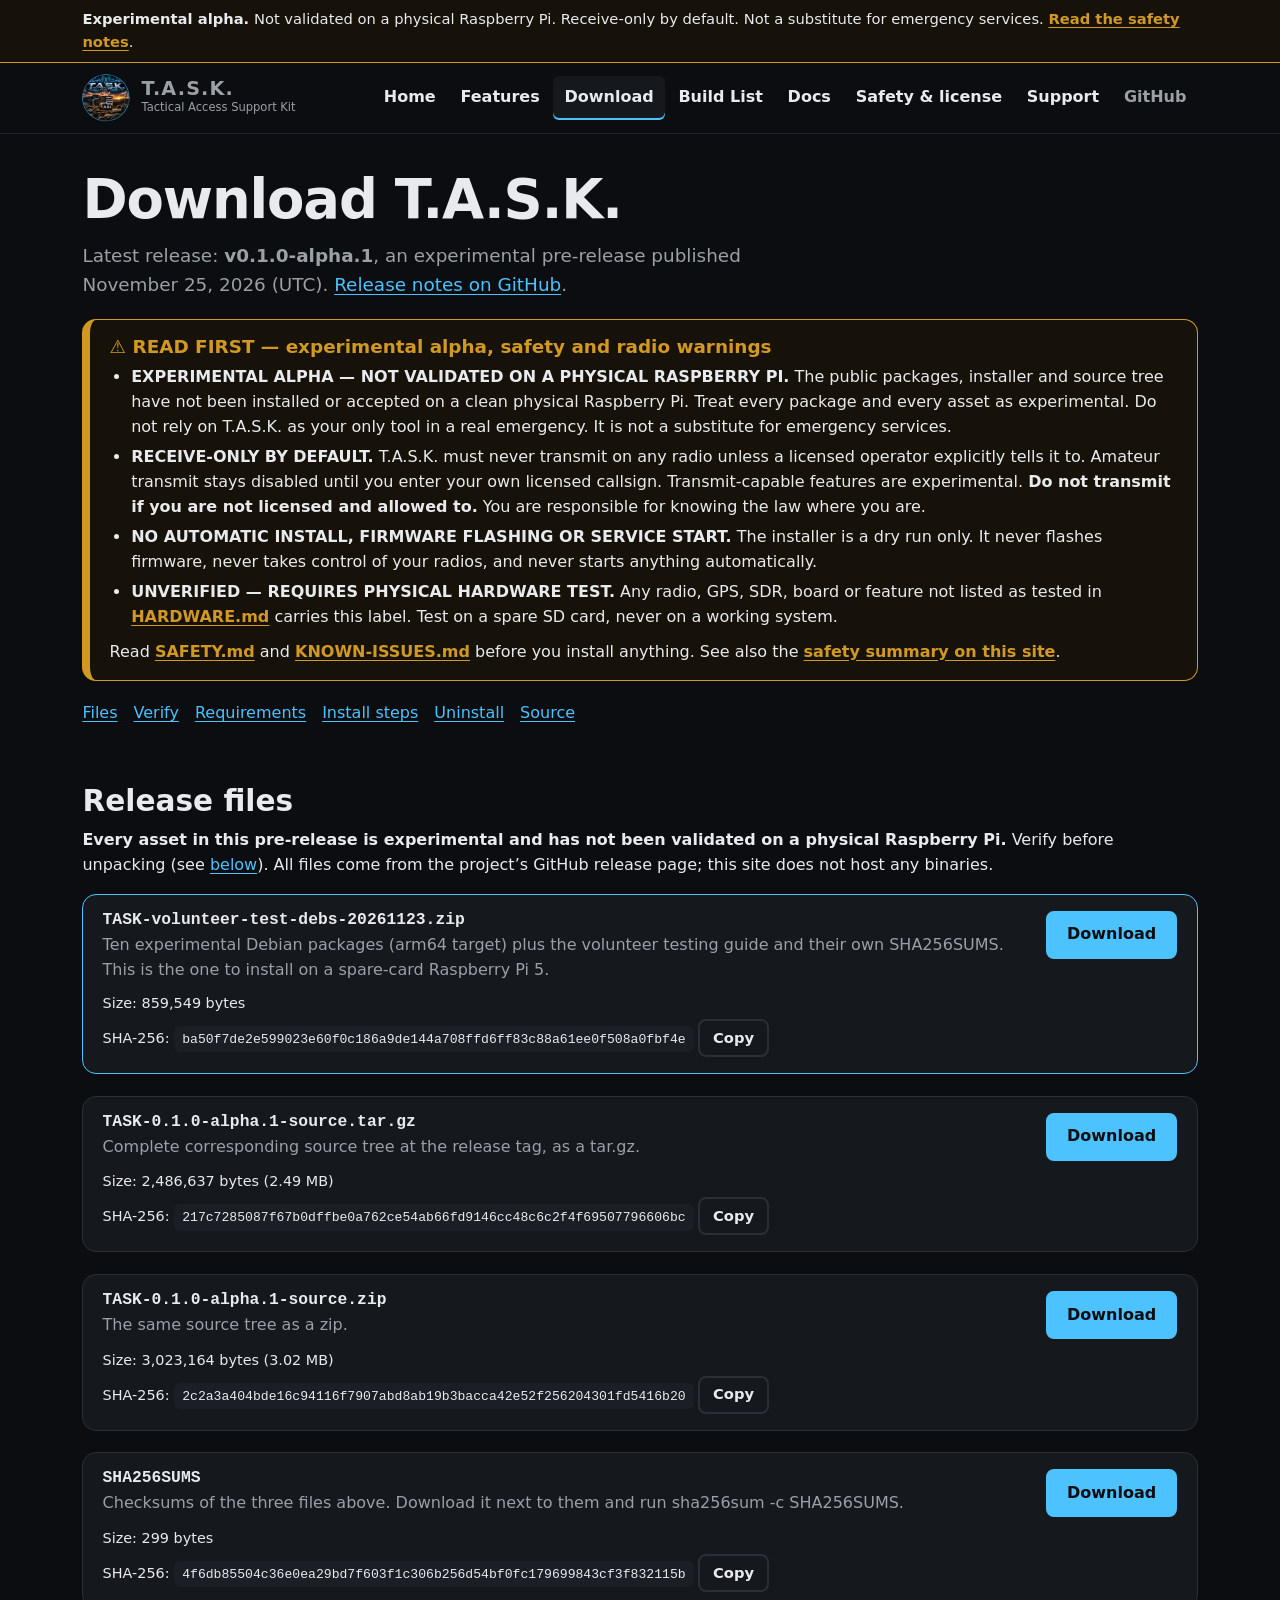
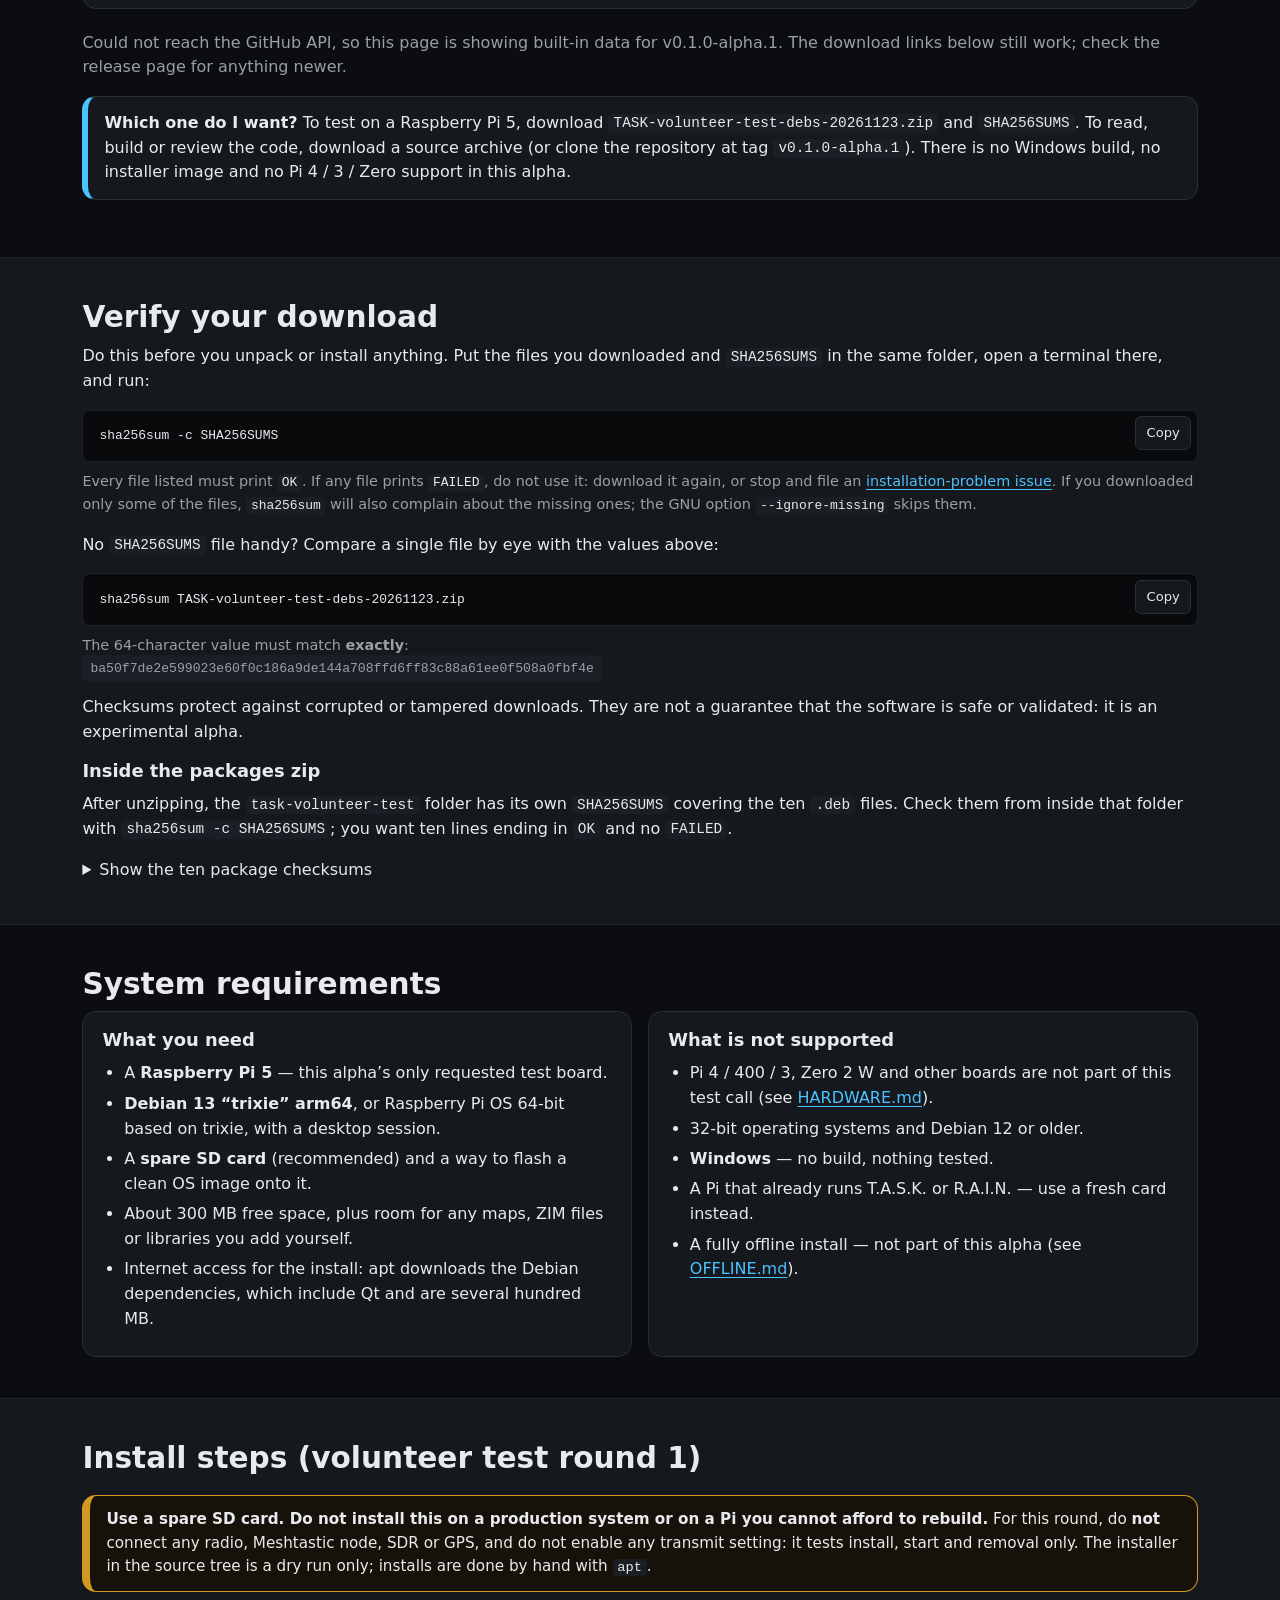
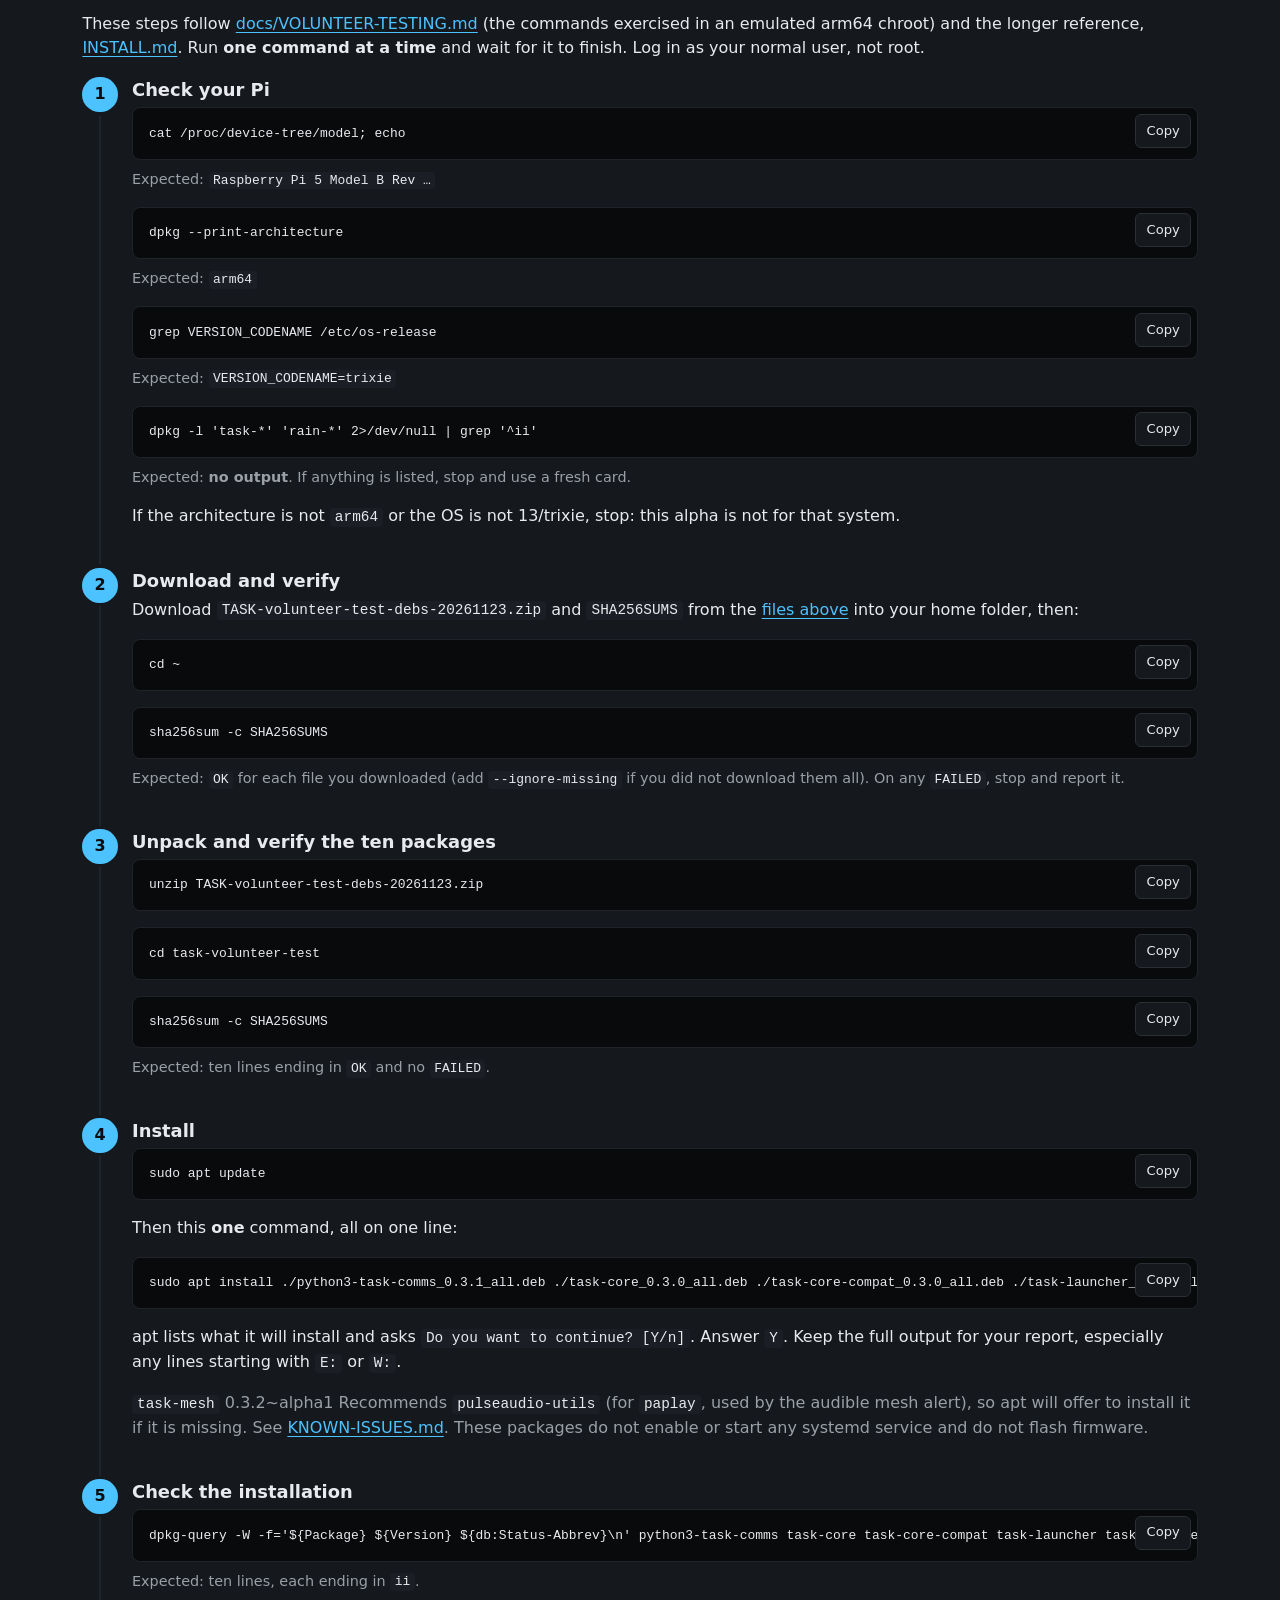
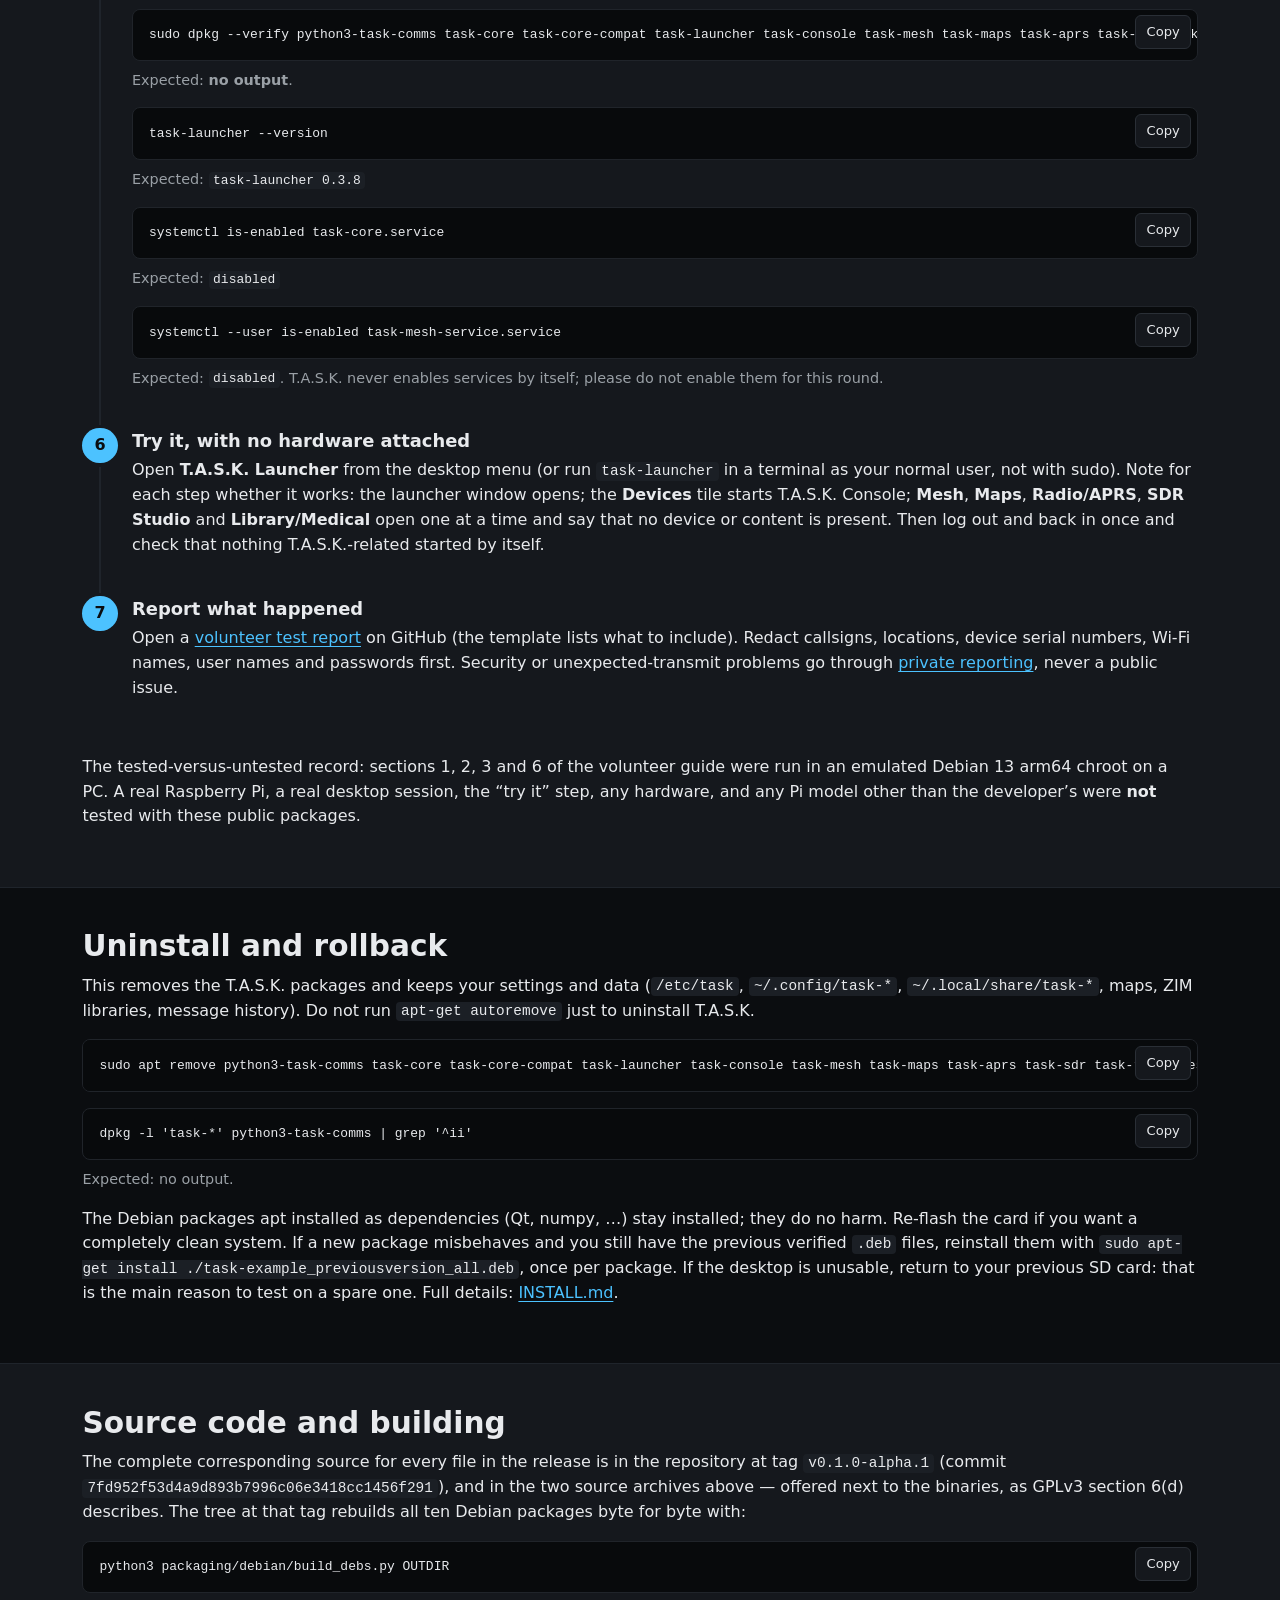
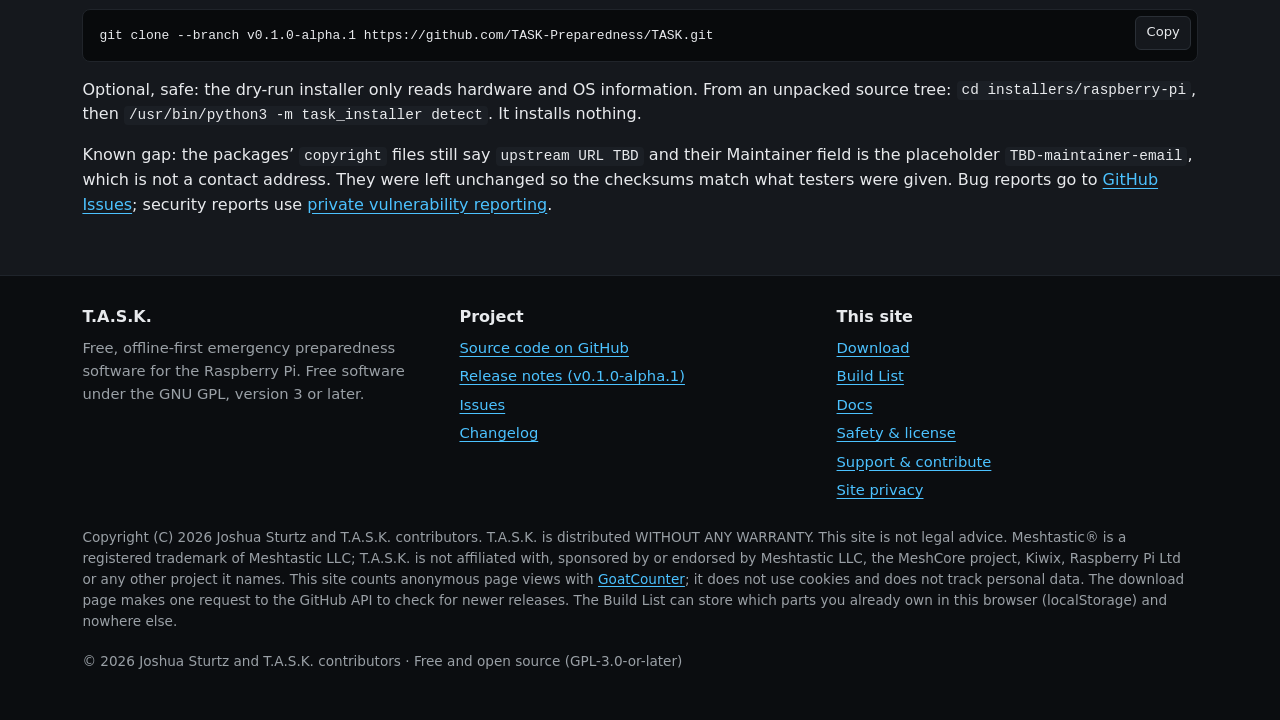
<file: download.html>
<!DOCTYPE html>
<html lang="en">
<head>
<meta charset="utf-8">
<meta name="viewport" content="width=device-width, initial-scale=1">
<title>Download T.A.S.K. — releases, checksums and install steps</title>
<meta name="description" content="Download the T.A.S.K. experimental alpha, verify SHA-256 checksums with sha256sum -c, and follow the install steps for a spare-card Raspberry Pi 5 on Debian 13 trixie arm64.">
<meta name="color-scheme" content="dark">
<meta name="referrer" content="strict-origin-when-cross-origin">
<meta name="theme-color" content="#0B0D10">
<link rel="canonical" href="https://task-preparedness.github.io/download.html">
<meta property="og:type" content="website">
<meta property="og:site_name" content="T.A.S.K.">
<meta property="og:title" content="Download T.A.S.K. — releases, checksums and install steps">
<meta property="og:description" content="Download the T.A.S.K. experimental alpha, verify SHA-256 checksums with sha256sum -c, and follow the install steps for a spare-card Raspberry Pi 5 on Debian 13 trixie arm64.">
<meta property="og:url" content="https://task-preparedness.github.io/download.html">
<meta property="og:image" content="https://task-preparedness.github.io/assets/img/og-image.jpg">
<meta property="og:image:type" content="image/jpeg">
<meta property="og:image:width" content="1200">
<meta property="og:image:height" content="630">
<meta property="og:image:alt" content="Official T.A.S.K. logo: a circular badge with a radio tower, the name T.A.S.K., and field gear.">
<meta name="twitter:card" content="summary_large_image">
<meta name="twitter:title" content="Download T.A.S.K. — releases, checksums and install steps">
<meta name="twitter:description" content="Download the T.A.S.K. experimental alpha, verify SHA-256 checksums with sha256sum -c, and follow the install steps for a spare-card Raspberry Pi 5 on Debian 13 trixie arm64.">
<meta name="twitter:image" content="https://task-preparedness.github.io/assets/img/og-image.jpg">
<meta name="twitter:image:alt" content="Official T.A.S.K. logo: a circular badge with a radio tower, the name T.A.S.K., and field gear.">
<link rel="icon" href="assets/img/favicon-32.png" type="image/png" sizes="32x32">
<link rel="icon" href="assets/img/favicon-16.png" type="image/png" sizes="16x16">
<link rel="shortcut icon" href="assets/img/favicon.ico">
<link rel="apple-touch-icon" href="assets/img/apple-touch-icon.png" sizes="180x180">
<link rel="stylesheet" href="assets/css/style.css">
</head>
<body>
<a class="skip" href="#main">Skip to content</a>
<div class="strip" role="note"><div class="wrap"><strong>Experimental alpha.</strong> Not validated on a physical Raspberry Pi. Receive-only by default. Not a substitute for emergency services. <a href="about.html#safety">Read the safety notes</a>.</div></div>
<header class="site-header"><div class="wrap">
<a class="brand" href="index.html" aria-label="T.A.S.K., Tactical Access Support Kit, home"><picture><source type="image/webp" srcset="assets/img/logo-64.webp 64w, assets/img/logo-128.webp 128w" sizes="48px"><img class="brand-logo" src="assets/img/logo-64.png" srcset="assets/img/logo-64.png 64w, assets/img/logo-128.png 128w" sizes="48px" width="48" height="48" alt=""></picture><span><strong>T.A.S.K.</strong><span>Tactical Access Support Kit</span></span></a>
<nav class="nav-wide" aria-label="Primary"><ul class="nav"><li><a href="index.html">Home</a></li><li><a href="index.html#capabilities">Features</a></li><li><a href="download.html" aria-current="page">Download</a></li><li><a href="build.html">Build List</a></li><li><a href="docs.html">Docs</a></li><li><a href="about.html">Safety &amp; license</a></li><li><a href="support.html">Support</a></li><li><a class="ext" href="https://github.com/TASK-Preparedness/TASK">GitHub</a></li></ul></nav>
<details class="nav-menu">
<summary><span class="hamburger" aria-hidden="true"><i></i><i></i><i></i></span> Menu</summary>
<nav aria-label="Mobile"><ul class="nav"><li><a href="index.html">Home</a></li><li><a href="index.html#capabilities">Features</a></li><li><a href="download.html" aria-current="page">Download</a></li><li><a href="build.html">Build List</a></li><li><a href="docs.html">Docs</a></li><li><a href="about.html">Safety &amp; license</a></li><li><a href="support.html">Support</a></li><li><a class="ext" href="https://github.com/TASK-Preparedness/TASK">GitHub</a></li></ul></nav>
</details>
</div></header>
<main id="main">
<section class="page-head"><div class="wrap">
<h1>Download T.A.S.K.</h1>
<p class="lead">Latest release: <strong data-rel="tag">v0.1.0-alpha.1</strong>, an experimental <span data-rel="kind">pre-release</span> published <span data-rel="date">November 25, 2026 (UTC)</span>. <a data-rel="notes" href="https://github.com/TASK-Preparedness/TASK/releases/tag/v0.1.0-alpha.1">Release notes on GitHub</a>.</p>
<section class="readfirst" aria-labelledby="readfirst-h" id="read-first">
<h2 id="readfirst-h">&#9888;&#65039; READ FIRST &mdash; experimental alpha, safety and radio warnings</h2>
<ul>
<li><strong>EXPERIMENTAL ALPHA &mdash; NOT VALIDATED ON A PHYSICAL RASPBERRY PI.</strong> The public packages, installer and source tree have not been installed or accepted on a clean physical Raspberry Pi. Treat every package and every asset as experimental. Do not rely on T.A.S.K. as your only tool in a real emergency. It is not a substitute for emergency services.</li>
<li><strong>RECEIVE-ONLY BY DEFAULT.</strong> T.A.S.K. must never transmit on any radio unless a licensed operator explicitly tells it to. Amateur transmit stays disabled until you enter your own licensed callsign. Transmit-capable features are experimental. <strong>Do not transmit if you are not licensed and allowed to.</strong> You are responsible for knowing the law where you are.</li>
<li><strong>NO AUTOMATIC INSTALL, FIRMWARE FLASHING OR SERVICE START.</strong> The installer is a dry run only. It never flashes firmware, never takes control of your radios, and never starts anything automatically.</li>
<li><strong>UNVERIFIED &mdash; REQUIRES PHYSICAL HARDWARE TEST.</strong> Any radio, GPS, SDR, board or feature not listed as tested in <a href="https://github.com/TASK-Preparedness/TASK/blob/main/HARDWARE.md">HARDWARE.md</a> carries this label. Test on a spare SD card, never on a working system.</li>
</ul>
<p>Read <a href="https://github.com/TASK-Preparedness/TASK/blob/main/SAFETY.md">SAFETY.md</a> and <a href="https://github.com/TASK-Preparedness/TASK/blob/main/KNOWN-ISSUES.md">KNOWN-ISSUES.md</a> before you install anything. See also the <a href="about.html#safety">safety summary on this site</a>.</p>
</section>
<ul class="toc"><li><a href="#files">Files</a></li><li><a href="#verify">Verify</a></li><li><a href="#requirements">Requirements</a></li><li><a href="#install">Install steps</a></li><li><a href="#uninstall">Uninstall</a></li><li><a href="#source">Source</a></li></ul>
</div></section>

<section class="section" id="files"><div class="wrap">
<div id="release" data-page-tag="v0.1.0-alpha.1">
<h2>Release files</h2>
<p><strong>Every asset in this pre-release is experimental and has not been validated on a physical Raspberry Pi.</strong> Verify before unpacking (see <a href="#verify">below</a>). All files come from the project&rsquo;s GitHub release page; this site does not host any binaries.</p>
<div id="newer-notice" class="notice-newer" role="status" hidden>
<p><strong>A newer release exists: <span data-rel="newtag"></span>.</strong> The install steps and checksums further down this page were written for <span data-rel="pagetag"></span>. For the newer release, follow the release notes and the <code>INSTALL.md</code> that ship with it, and verify with its own <code>SHA256SUMS</code>.</p>
</div>
<ul class="assets" id="asset-list">
<li class="asset primary" data-name="TASK-volunteer-test-debs-20261123.zip">
<div><h3>TASK-volunteer-test-debs-20261123.zip</h3><p>Ten experimental Debian packages (arm64 target) plus the volunteer testing guide and their own SHA256SUMS. This is the one to install on a spare-card Raspberry Pi 5.</p></div>
<div class="actions"><a class="btn" href="https://github.com/TASK-Preparedness/TASK/releases/download/v0.1.0-alpha.1/TASK-volunteer-test-debs-20261123.zip" aria-label="Download TASK-volunteer-test-debs-20261123.zip">Download</a></div>
<div class="meta"><span>Size: 859,549 bytes</span><span>SHA-256: <span class="hash">ba50f7de2e599023e60f0c186a9de144a708ffd6ff83c88a61ee0f508a0fbf4e</span> <button type="button" class="btn secondary small" data-copy-text="ba50f7de2e599023e60f0c186a9de144a708ffd6ff83c88a61ee0f508a0fbf4e" aria-label="Copy SHA-256 of TASK-volunteer-test-debs-20261123.zip">Copy</button></span></div>
</li>
<li class="asset" data-name="TASK-0.1.0-alpha.1-source.tar.gz">
<div><h3>TASK-0.1.0-alpha.1-source.tar.gz</h3><p>Complete corresponding source tree at the release tag, as a tar.gz.</p></div>
<div class="actions"><a class="btn" href="https://github.com/TASK-Preparedness/TASK/releases/download/v0.1.0-alpha.1/TASK-0.1.0-alpha.1-source.tar.gz" aria-label="Download TASK-0.1.0-alpha.1-source.tar.gz">Download</a></div>
<div class="meta"><span>Size: 2,486,637 bytes (2.49 MB)</span><span>SHA-256: <span class="hash">217c7285087f67b0dffbe0a762ce54ab66fd9146cc48c6c2f4f69507796606bc</span> <button type="button" class="btn secondary small" data-copy-text="217c7285087f67b0dffbe0a762ce54ab66fd9146cc48c6c2f4f69507796606bc" aria-label="Copy SHA-256 of TASK-0.1.0-alpha.1-source.tar.gz">Copy</button></span></div>
</li>
<li class="asset" data-name="TASK-0.1.0-alpha.1-source.zip">
<div><h3>TASK-0.1.0-alpha.1-source.zip</h3><p>The same source tree as a zip.</p></div>
<div class="actions"><a class="btn" href="https://github.com/TASK-Preparedness/TASK/releases/download/v0.1.0-alpha.1/TASK-0.1.0-alpha.1-source.zip" aria-label="Download TASK-0.1.0-alpha.1-source.zip">Download</a></div>
<div class="meta"><span>Size: 3,023,164 bytes (3.02 MB)</span><span>SHA-256: <span class="hash">2c2a3a404bde16c94116f7907abd8ab19b3bacca42e52f256204301fd5416b20</span> <button type="button" class="btn secondary small" data-copy-text="2c2a3a404bde16c94116f7907abd8ab19b3bacca42e52f256204301fd5416b20" aria-label="Copy SHA-256 of TASK-0.1.0-alpha.1-source.zip">Copy</button></span></div>
</li>
<li class="asset" data-name="SHA256SUMS">
<div><h3>SHA256SUMS</h3><p>Checksums of the three files above. Download it next to them and run sha256sum -c SHA256SUMS.</p></div>
<div class="actions"><a class="btn" href="https://github.com/TASK-Preparedness/TASK/releases/download/v0.1.0-alpha.1/SHA256SUMS" aria-label="Download SHA256SUMS">Download</a></div>
<div class="meta"><span>Size: 299 bytes</span><span>SHA-256: <span class="hash">4f6db85504c36e0ea29bd7f603f1c306b256d54bf0fc179699843cf3f832115b</span> <button type="button" class="btn secondary small" data-copy-text="4f6db85504c36e0ea29bd7f603f1c306b256d54bf0fc179699843cf3f832115b" aria-label="Copy SHA-256 of SHA256SUMS">Copy</button></span></div>
</li>
</ul>
<p class="muted" id="release-status" role="status" aria-live="polite">Showing built-in release data for v0.1.0-alpha.1. If JavaScript is available, this page checks the GitHub API for newer releases.</p>
</div>
<div class="note"><p><strong>Which one do I want?</strong> To test on a Raspberry Pi 5, download <code>TASK-volunteer-test-debs-20261123.zip</code> and <code>SHA256SUMS</code>. To read, build or review the code, download a source archive (or clone the repository at tag <code>v0.1.0-alpha.1</code>). There is no Windows build, no installer image and no Pi 4 / 3 / Zero support in this alpha.</p></div>
</div></section>

<section class="section alt" id="verify"><div class="wrap">
<h2>Verify your download</h2>
<p>Do this before you unpack or install anything. Put the files you downloaded and <code>SHA256SUMS</code> in the same folder, open a terminal there, and run:</p>
<div class="codeblock"><pre><code>sha256sum -c SHA256SUMS</code></pre></div>

<p class="expect">Every file listed must print <code>OK</code>. If any file prints <code>FAILED</code>, do not use it: download it again, or stop and file an <a href="https://github.com/TASK-Preparedness/TASK/issues/new/choose">installation-problem issue</a>. If you downloaded only some of the files, <code>sha256sum</code> will also complain about the missing ones; the GNU option <code>--ignore-missing</code> skips them.</p>
<p>No <code>SHA256SUMS</code> file handy? Compare a single file by eye with the values above:</p>
<div class="codeblock"><pre><code>sha256sum TASK-volunteer-test-debs-20261123.zip</code></pre></div>

<p class="expect">The 64-character value must match <strong>exactly</strong>:<br><span class="hash">ba50f7de2e599023e60f0c186a9de144a708ffd6ff83c88a61ee0f508a0fbf4e</span></p>
<p>Checksums protect against corrupted or tampered downloads. They are not a guarantee that the software is safe or validated: it is an experimental alpha.</p>
<h3>Inside the packages zip</h3>
<p>After unzipping, the <code>task-volunteer-test</code> folder has its own <code>SHA256SUMS</code> covering the ten <code>.deb</code> files. Check them from inside that folder with <code>sha256sum -c SHA256SUMS</code>; you want ten lines ending in <code>OK</code> and no <code>FAILED</code>.</p>
<details><summary>Show the ten package checksums</summary>
<div class="table-wrap" style="margin-top:.6rem"><table><thead><tr><th scope="col">Package file</th><th scope="col">SHA-256</th></tr></thead><tbody><tr><th scope="row"><code>python3-task-comms_0.3.1_all.deb</code></th><td><span class="hash">8956231817cbfe2dd0f285fe5b84b5df4abd408c8e00af40f3a5996d6e4b09e4</span></td></tr><tr><th scope="row"><code>task-core_0.3.0_all.deb</code></th><td><span class="hash">a48197329d50197f62cf8b4db87963b4d57c275ba587a2ae5a1b12627385f5e1</span></td></tr><tr><th scope="row"><code>task-core-compat_0.3.0_all.deb</code></th><td><span class="hash">3ec1bbfb4b63e55fe73d236d76b8cc2d561c32d8a0883327f718a1486df95da0</span></td></tr><tr><th scope="row"><code>task-console_0.2.1~alpha1_all.deb</code></th><td><span class="hash">a150b01d34733d1de6b124ae1827238c07a680db75b312209ae428f84a77ddfd</span></td></tr><tr><th scope="row"><code>task-aprs_0.1.0_all.deb</code></th><td><span class="hash">640604311eaf3a60e1992a2d3a3459149191a9aee1b621d001a9cb2f05c3a283</span></td></tr><tr><th scope="row"><code>task-sdr_0.2.4_all.deb</code></th><td><span class="hash">5bcec72059da184e2a6e53d18f21d2d504a9c143a5234cec86f4801493236a82</span></td></tr><tr><th scope="row"><code>task-mesh_0.3.2~alpha1_all.deb</code></th><td><span class="hash">1f3bd20de4152e01d8cc2c96bd5a045914b2f152413b832fa62356cc78319e76</span></td></tr><tr><th scope="row"><code>task-launcher_0.3.8_all.deb</code></th><td><span class="hash">a8771804ba7d99fc7d2cb78a0ee99a989a343381ff6436c7f43865e223a5e440</span></td></tr><tr><th scope="row"><code>task-maps_0.1.1_all.deb</code></th><td><span class="hash">e45652d283c2b9abb94113b618073784beb3a4200e58e2bcaf268e0a512d5b0d</span></td></tr><tr><th scope="row"><code>task-resources_0.2.4_all.deb</code></th><td><span class="hash">064aa332db0de2e52e82891f4ab295972331758e91e269ddd32aa6b90cd457e5</span></td></tr></tbody></table></div>
</details>
</div></section>

<section class="section" id="requirements"><div class="wrap">
<h2>System requirements</h2>
<div class="grid cols-2">
<div class="card"><h3>What you need</h3>
<ul>
<li>A <strong>Raspberry Pi 5</strong> &mdash; this alpha&rsquo;s only requested test board.</li>
<li><strong>Debian 13 &ldquo;trixie&rdquo; arm64</strong>, or Raspberry Pi OS 64-bit based on trixie, with a desktop session.</li>
<li>A <strong>spare SD card</strong> (recommended) and a way to flash a clean OS image onto it.</li>
<li>About 300 MB free space, plus room for any maps, ZIM files or libraries you add yourself.</li>
<li>Internet access for the install: apt downloads the Debian dependencies, which include Qt and are several hundred MB.</li>
</ul></div>
<div class="card"><h3>What is not supported</h3>
<ul>
<li>Pi 4 / 400 / 3, Zero 2 W and other boards are not part of this test call (see <a href="https://github.com/TASK-Preparedness/TASK/blob/main/HARDWARE.md">HARDWARE.md</a>).</li>
<li>32-bit operating systems and Debian 12 or older.</li>
<li><strong>Windows</strong> &mdash; no build, nothing tested.</li>
<li>A Pi that already runs T.A.S.K. or R.A.I.N. &mdash; use a fresh card instead.</li>
<li>A fully offline install &mdash; not part of this alpha (see <a href="https://github.com/TASK-Preparedness/TASK/blob/main/OFFLINE.md">OFFLINE.md</a>).</li>
</ul></div>
</div>
</div></section>

<section class="section alt" id="install"><div class="wrap">
<h2>Install steps (volunteer test round 1)</h2>
<div class="readfirst compact"><p><strong>Use a spare SD card. Do not install this on a production system or on a Pi you cannot afford to rebuild.</strong> For this round, do <strong>not</strong> connect any radio, Meshtastic node, SDR or GPS, and do not enable any transmit setting: it tests install, start and removal only. The installer in the source tree is a dry run only; installs are done by hand with <code>apt</code>.</p></div>
<p>These steps follow <a href="https://github.com/TASK-Preparedness/TASK/blob/main/docs/VOLUNTEER-TESTING.md">docs/VOLUNTEER-TESTING.md</a> (the commands exercised in an emulated arm64 chroot) and the longer reference, <a href="https://github.com/TASK-Preparedness/TASK/blob/main/INSTALL.md">INSTALL.md</a>. Run <strong>one command at a time</strong> and wait for it to finish. Log in as your normal user, not root.</p>
<ol class="steps">
<li><h3>Check your Pi</h3>
<div class="codeblock"><pre><code>cat /proc/device-tree/model; echo</code></pre></div>
<p class="expect">Expected: <code>Raspberry Pi 5 Model B Rev &hellip;</code></p>

<div class="codeblock"><pre><code>dpkg --print-architecture</code></pre></div>
<p class="expect">Expected: <code>arm64</code></p>

<div class="codeblock"><pre><code>grep VERSION_CODENAME /etc/os-release</code></pre></div>
<p class="expect">Expected: <code>VERSION_CODENAME=trixie</code></p>

<div class="codeblock"><pre><code>dpkg -l &#x27;task-*&#x27; &#x27;rain-*&#x27; 2&gt;/dev/null | grep &#x27;^ii&#x27;</code></pre></div>
<p class="expect">Expected: <strong>no output</strong>. If anything is listed, stop and use a fresh card.</p>

<p>If the architecture is not <code>arm64</code> or the OS is not 13/trixie, stop: this alpha is not for that system.</p></li>
<li><h3>Download and verify</h3>
<p>Download <code>TASK-volunteer-test-debs-20261123.zip</code> and <code>SHA256SUMS</code> from the <a href="#files">files above</a> into your home folder, then:</p>
<div class="codeblock"><pre><code>cd ~</code></pre></div>

<div class="codeblock"><pre><code>sha256sum -c SHA256SUMS</code></pre></div>
<p class="expect">Expected: <code>OK</code> for each file you downloaded (add <code>--ignore-missing</code> if you did not download them all). On any <code>FAILED</code>, stop and report it.</p>
</li>
<li><h3>Unpack and verify the ten packages</h3>
<div class="codeblock"><pre><code>unzip TASK-volunteer-test-debs-20261123.zip</code></pre></div>

<div class="codeblock"><pre><code>cd task-volunteer-test</code></pre></div>

<div class="codeblock"><pre><code>sha256sum -c SHA256SUMS</code></pre></div>
<p class="expect">Expected: ten lines ending in <code>OK</code> and no <code>FAILED</code>.</p>
</li>
<li><h3>Install</h3>
<div class="codeblock"><pre><code>sudo apt update</code></pre></div>

<p>Then this <strong>one</strong> command, all on one line:</p>
<div class="codeblock"><pre><code>sudo apt install ./python3-task-comms_0.3.1_all.deb ./task-core_0.3.0_all.deb ./task-core-compat_0.3.0_all.deb ./task-launcher_0.3.8_all.deb ./task-console_0.2.1~alpha1_all.deb ./task-mesh_0.3.2~alpha1_all.deb ./task-maps_0.1.1_all.deb ./task-aprs_0.1.0_all.deb ./task-sdr_0.2.4_all.deb ./task-resources_0.2.4_all.deb</code></pre></div>

<p>apt lists what it will install and asks <code>Do you want to continue? [Y/n]</code>. Answer <code>Y</code>. Keep the full output for your report, especially any lines starting with <code>E:</code> or <code>W:</code>.</p>
<p class="muted"><code>task-mesh</code> 0.3.2~alpha1 Recommends <code>pulseaudio-utils</code> (for <code>paplay</code>, used by the audible mesh alert), so apt will offer to install it if it is missing. See <a href="https://github.com/TASK-Preparedness/TASK/blob/main/KNOWN-ISSUES.md">KNOWN-ISSUES.md</a>. These packages do not enable or start any systemd service and do not flash firmware.</p></li>
<li><h3>Check the installation</h3>
<div class="codeblock"><pre><code>dpkg-query -W -f=&#x27;${Package} ${Version} ${db:Status-Abbrev}\n&#x27; python3-task-comms task-core task-core-compat task-launcher task-console task-mesh task-maps task-aprs task-sdr task-resources</code></pre></div>
<p class="expect">Expected: ten lines, each ending in <code>ii</code>.</p>

<div class="codeblock"><pre><code>sudo dpkg --verify python3-task-comms task-core task-core-compat task-launcher task-console task-mesh task-maps task-aprs task-sdr task-resources</code></pre></div>
<p class="expect">Expected: <strong>no output</strong>.</p>

<div class="codeblock"><pre><code>task-launcher --version</code></pre></div>
<p class="expect">Expected: <code>task-launcher 0.3.8</code></p>

<div class="codeblock"><pre><code>systemctl is-enabled task-core.service</code></pre></div>
<p class="expect">Expected: <code>disabled</code></p>

<div class="codeblock"><pre><code>systemctl --user is-enabled task-mesh-service.service</code></pre></div>
<p class="expect">Expected: <code>disabled</code>. T.A.S.K. never enables services by itself; please do not enable them for this round.</p>
</li>
<li><h3>Try it, with no hardware attached</h3>
<p>Open <strong>T.A.S.K. Launcher</strong> from the desktop menu (or run <code>task-launcher</code> in a terminal as your normal user, not with sudo). Note for each step whether it works: the launcher window opens; the <strong>Devices</strong> tile starts T.A.S.K. Console; <strong>Mesh</strong>, <strong>Maps</strong>, <strong>Radio/APRS</strong>, <strong>SDR Studio</strong> and <strong>Library/Medical</strong> open one at a time and say that no device or content is present. Then log out and back in once and check that nothing T.A.S.K.-related started by itself.</p></li>
<li><h3>Report what happened</h3>
<p>Open a <a href="https://github.com/TASK-Preparedness/TASK/issues/new/choose">volunteer test report</a> on GitHub (the template lists what to include). Redact callsigns, locations, device serial numbers, Wi-Fi names, user names and passwords first. Security or unexpected-transmit problems go through <a href="support.html#security">private reporting</a>, never a public issue.</p></li>
</ol>
<p>The tested-versus-untested record: sections 1, 2, 3 and 6 of the volunteer guide were run in an emulated Debian 13 arm64 chroot on a PC. A real Raspberry Pi, a real desktop session, the &ldquo;try it&rdquo; step, any hardware, and any Pi model other than the developer&rsquo;s were <strong>not</strong> tested with these public packages.</p>
</div></section>

<section class="section" id="uninstall"><div class="wrap">
<h2>Uninstall and rollback</h2>
<p>This removes the T.A.S.K. packages and keeps your settings and data (<code>/etc/task</code>, <code>~/.config/task-*</code>, <code>~/.local/share/task-*</code>, maps, ZIM libraries, message history). Do not run <code>apt-get autoremove</code> just to uninstall T.A.S.K.</p>
<div class="codeblock"><pre><code>sudo apt remove python3-task-comms task-core task-core-compat task-launcher task-console task-mesh task-maps task-aprs task-sdr task-resources</code></pre></div>

<div class="codeblock"><pre><code>dpkg -l &#x27;task-*&#x27; python3-task-comms | grep &#x27;^ii&#x27;</code></pre></div>
<p class="expect">Expected: no output.</p>

<p>The Debian packages apt installed as dependencies (Qt, numpy, &hellip;) stay installed; they do no harm. Re-flash the card if you want a completely clean system. If a new package misbehaves and you still have the previous verified <code>.deb</code> files, reinstall them with <code>sudo apt-get install ./task-example_previousversion_all.deb</code>, once per package. If the desktop is unusable, return to your previous SD card: that is the main reason to test on a spare one. Full details: <a href="https://github.com/TASK-Preparedness/TASK/blob/main/INSTALL.md">INSTALL.md</a>.</p>
</div></section>

<section class="section alt" id="source"><div class="wrap">
<h2>Source code and building</h2>
<p>The complete corresponding source for every file in the release is in the repository at tag <code>v0.1.0-alpha.1</code> (commit <code>7fd952f53d4a9d893b7996c06e3418cc1456f291</code>), and in the two source archives above &mdash; offered next to the binaries, as GPLv3 section 6(d) describes. The tree at that tag rebuilds all ten Debian packages byte for byte with:</p>
<div class="codeblock"><pre><code>python3 packaging/debian/build_debs.py OUTDIR</code></pre></div>

<div class="codeblock"><pre><code>git clone --branch v0.1.0-alpha.1 https://github.com/TASK-Preparedness/TASK.git</code></pre></div>

<p>Optional, safe: the dry-run installer only reads hardware and OS information. From an unpacked source tree: <code>cd installers/raspberry-pi</code>, then <code>/usr/bin/python3 -m task_installer detect</code>. It installs nothing.</p>
<p>Known gap: the packages&rsquo; <code>copyright</code> files still say <code>upstream URL TBD</code> and their Maintainer field is the placeholder <code>TBD-maintainer-email</code>, which is not a contact address. They were left unchanged so the checksums match what testers were given. Bug reports go to <a href="https://github.com/TASK-Preparedness/TASK/issues">GitHub Issues</a>; security reports use <a href="support.html#security">private vulnerability reporting</a>.</p>
</div></section>
</main>
<footer class="site-footer"><div class="wrap">
<div class="grid cols-3">
<div><h2>T.A.S.K.</h2><p>Free, offline-first emergency preparedness software for the Raspberry Pi. Free software under the GNU GPL, version 3 or later.</p></div>
<div><h2>Project</h2><ul>
<li><a href="https://github.com/TASK-Preparedness/TASK">Source code on GitHub</a></li>
<li><a href="https://github.com/TASK-Preparedness/TASK/releases/tag/v0.1.0-alpha.1">Release notes (v0.1.0-alpha.1)</a></li>
<li><a href="https://github.com/TASK-Preparedness/TASK/issues">Issues</a></li>
<li><a href="https://github.com/TASK-Preparedness/TASK/blob/main/CHANGELOG.md">Changelog</a></li></ul></div>
<div><h2>This site</h2><ul>
<li><a href="download.html">Download</a></li>
<li><a href="build.html">Build List</a></li>
<li><a href="docs.html">Docs</a></li>
<li><a href="about.html">Safety &amp; license</a></li>
<li><a href="support.html">Support &amp; contribute</a></li>
<li><a href="about.html#site-privacy">Site privacy</a></li></ul></div>
</div>
<p class="fine">Copyright (C) 2026 Joshua Sturtz and T.A.S.K. contributors. T.A.S.K. is distributed WITHOUT ANY WARRANTY. This site is not legal advice. Meshtastic&reg; is a registered trademark of Meshtastic LLC; T.A.S.K. is not affiliated with, sponsored by or endorsed by Meshtastic LLC, the MeshCore project, Kiwix, Raspberry Pi Ltd or any other project it names. This site counts anonymous page views with <a href="https://www.goatcounter.com/">GoatCounter</a>; it does not use cookies and does not track personal data. The download page makes one request to the GitHub API to check for newer releases. The Build List can store which parts you already own in this browser (localStorage) and nowhere else.</p>
<p class="fine">&copy; 2026 Joshua Sturtz and T.A.S.K. contributors &middot; Free and open source (GPL-3.0-or-later)</p>
</div></footer>
<script src="assets/js/main.js" defer></script>
<script src="assets/js/release.js" defer></script>
<script data-goatcounter="https://task-preparedness.goatcounter.com/count" async src="https://gc.zgo.at/count.js"></script>
</body>
</html>
</file>
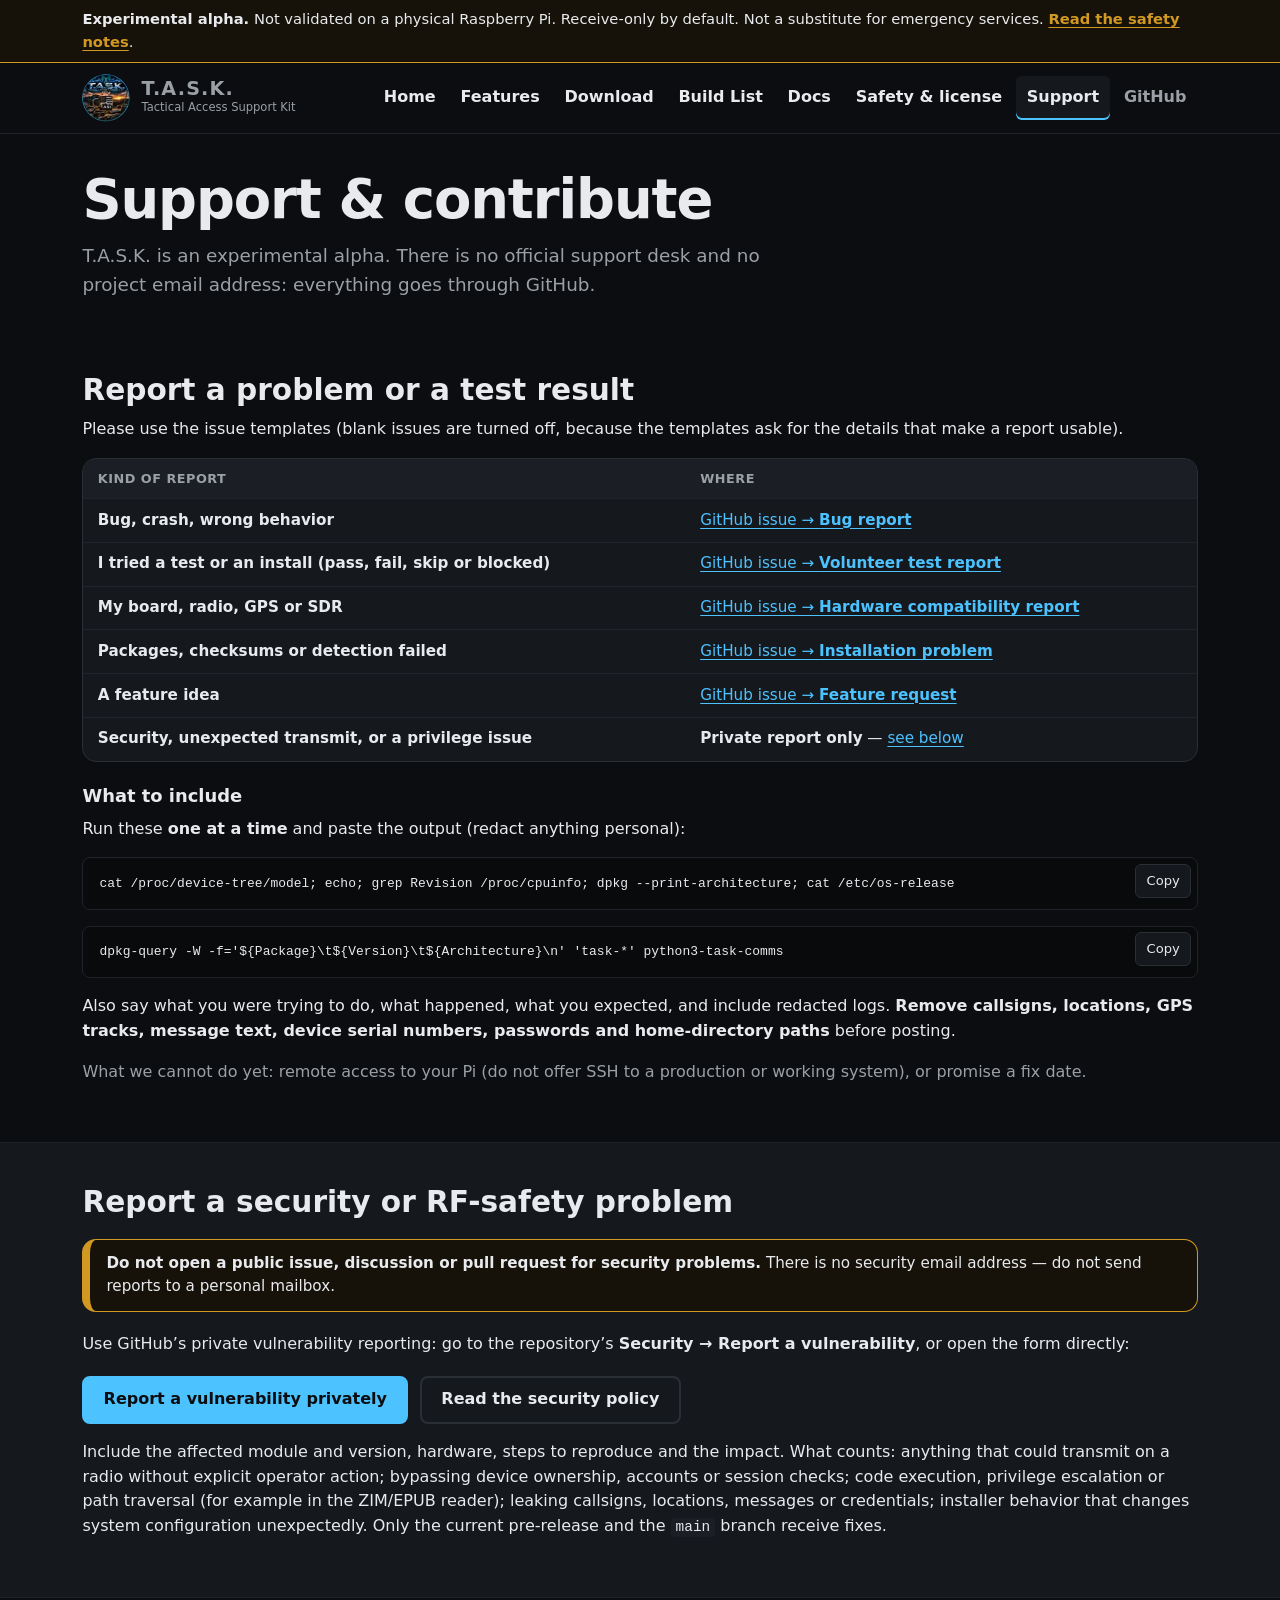
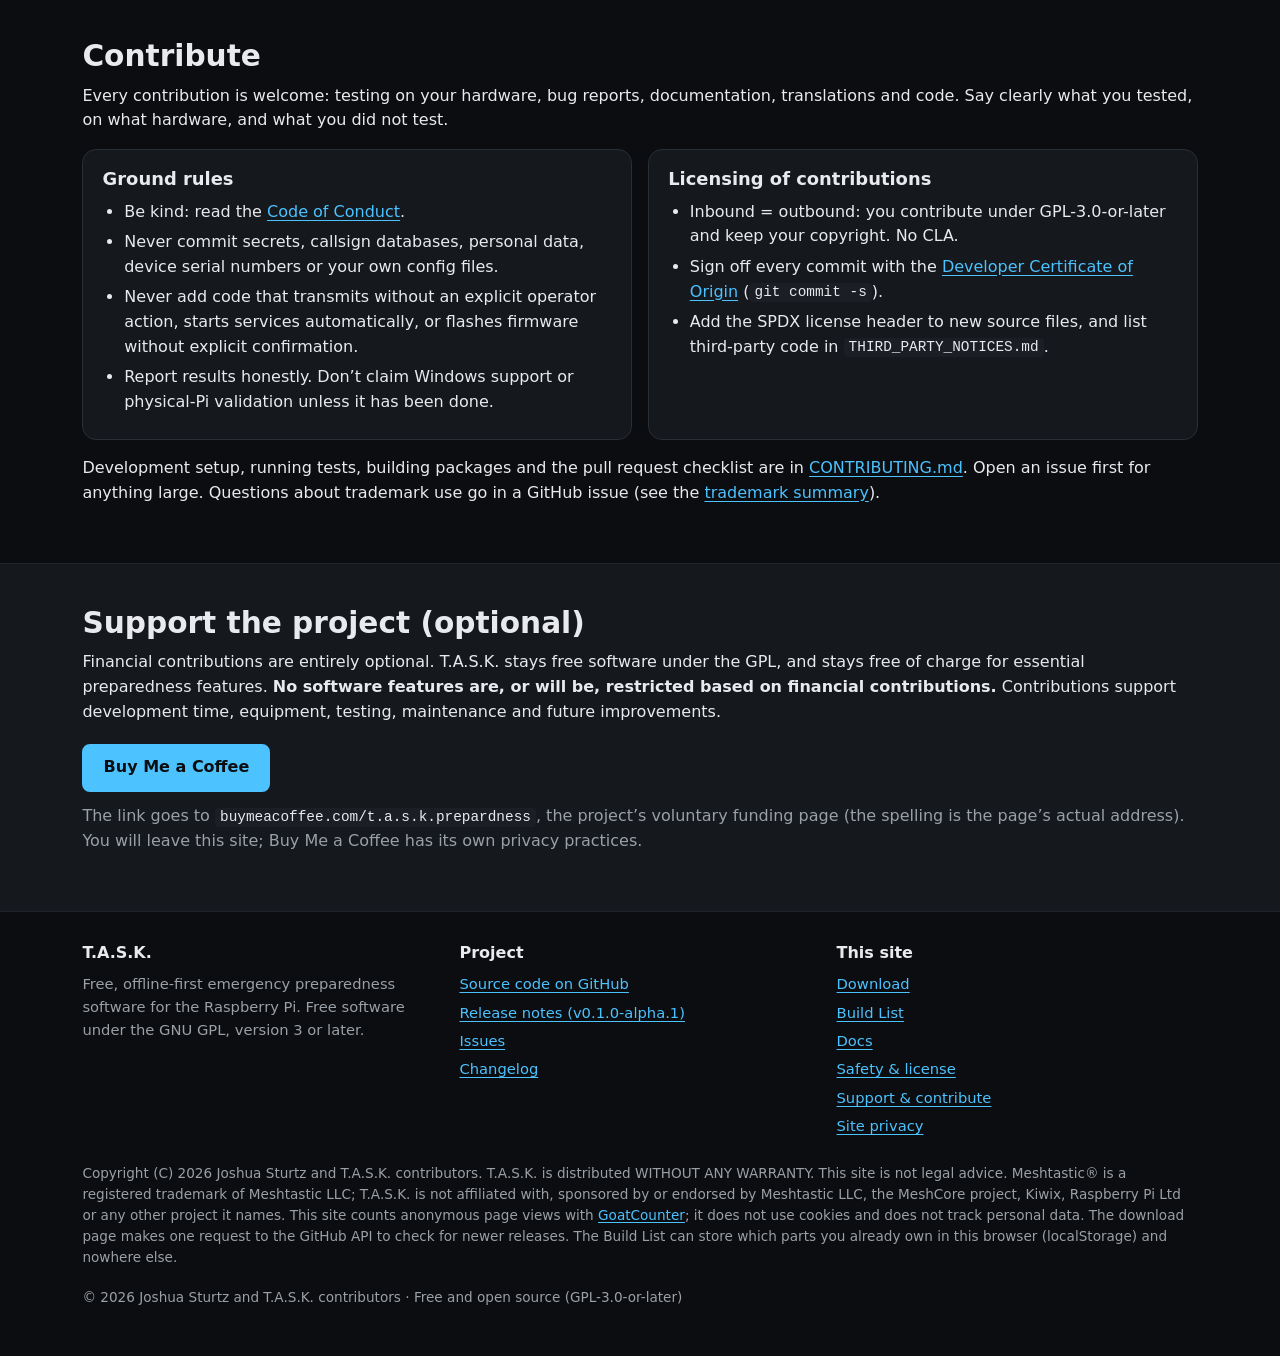
<file: support.html>
<!DOCTYPE html>
<html lang="en">
<head>
<meta charset="utf-8">
<meta name="viewport" content="width=device-width, initial-scale=1">
<title>Support and contribute — T.A.S.K.</title>
<meta name="description" content="Report bugs and test results, report security problems privately, contribute code, and optionally support T.A.S.K. through Buy Me a Coffee.">
<meta name="color-scheme" content="dark">
<meta name="referrer" content="strict-origin-when-cross-origin">
<meta name="theme-color" content="#0B0D10">
<link rel="canonical" href="https://task-preparedness.github.io/support.html">
<meta property="og:type" content="website">
<meta property="og:site_name" content="T.A.S.K.">
<meta property="og:title" content="Support and contribute — T.A.S.K.">
<meta property="og:description" content="Report bugs and test results, report security problems privately, contribute code, and optionally support T.A.S.K. through Buy Me a Coffee.">
<meta property="og:url" content="https://task-preparedness.github.io/support.html">
<meta property="og:image" content="https://task-preparedness.github.io/assets/img/og-image.jpg">
<meta property="og:image:type" content="image/jpeg">
<meta property="og:image:width" content="1200">
<meta property="og:image:height" content="630">
<meta property="og:image:alt" content="Official T.A.S.K. logo: a circular badge with a radio tower, the name T.A.S.K., and field gear.">
<meta name="twitter:card" content="summary_large_image">
<meta name="twitter:title" content="Support and contribute — T.A.S.K.">
<meta name="twitter:description" content="Report bugs and test results, report security problems privately, contribute code, and optionally support T.A.S.K. through Buy Me a Coffee.">
<meta name="twitter:image" content="https://task-preparedness.github.io/assets/img/og-image.jpg">
<meta name="twitter:image:alt" content="Official T.A.S.K. logo: a circular badge with a radio tower, the name T.A.S.K., and field gear.">
<link rel="icon" href="assets/img/favicon-32.png" type="image/png" sizes="32x32">
<link rel="icon" href="assets/img/favicon-16.png" type="image/png" sizes="16x16">
<link rel="shortcut icon" href="assets/img/favicon.ico">
<link rel="apple-touch-icon" href="assets/img/apple-touch-icon.png" sizes="180x180">
<link rel="stylesheet" href="assets/css/style.css">
</head>
<body>
<a class="skip" href="#main">Skip to content</a>
<div class="strip" role="note"><div class="wrap"><strong>Experimental alpha.</strong> Not validated on a physical Raspberry Pi. Receive-only by default. Not a substitute for emergency services. <a href="about.html#safety">Read the safety notes</a>.</div></div>
<header class="site-header"><div class="wrap">
<a class="brand" href="index.html" aria-label="T.A.S.K., Tactical Access Support Kit, home"><picture><source type="image/webp" srcset="assets/img/logo-64.webp 64w, assets/img/logo-128.webp 128w" sizes="48px"><img class="brand-logo" src="assets/img/logo-64.png" srcset="assets/img/logo-64.png 64w, assets/img/logo-128.png 128w" sizes="48px" width="48" height="48" alt=""></picture><span><strong>T.A.S.K.</strong><span>Tactical Access Support Kit</span></span></a>
<nav class="nav-wide" aria-label="Primary"><ul class="nav"><li><a href="index.html">Home</a></li><li><a href="index.html#capabilities">Features</a></li><li><a href="download.html">Download</a></li><li><a href="build.html">Build List</a></li><li><a href="docs.html">Docs</a></li><li><a href="about.html">Safety &amp; license</a></li><li><a href="support.html" aria-current="page">Support</a></li><li><a class="ext" href="https://github.com/TASK-Preparedness/TASK">GitHub</a></li></ul></nav>
<details class="nav-menu">
<summary><span class="hamburger" aria-hidden="true"><i></i><i></i><i></i></span> Menu</summary>
<nav aria-label="Mobile"><ul class="nav"><li><a href="index.html">Home</a></li><li><a href="index.html#capabilities">Features</a></li><li><a href="download.html">Download</a></li><li><a href="build.html">Build List</a></li><li><a href="docs.html">Docs</a></li><li><a href="about.html">Safety &amp; license</a></li><li><a href="support.html" aria-current="page">Support</a></li><li><a class="ext" href="https://github.com/TASK-Preparedness/TASK">GitHub</a></li></ul></nav>
</details>
</div></header>
<main id="main">
<section class="page-head"><div class="wrap">
<h1>Support &amp; contribute</h1>
<p class="lead">T.A.S.K. is an experimental alpha. There is no official support desk and no project email address: everything goes through GitHub.</p>
</div></section>

<section class="section" id="report"><div class="wrap">
<h2>Report a problem or a test result</h2>
<p>Please use the issue templates (blank issues are turned off, because the templates ask for the details that make a report usable).</p>
<div class="table-wrap"><table>
<thead><tr><th scope="col">Kind of report</th><th scope="col">Where</th></tr></thead>
<tbody>
<tr><th scope="row">Bug, crash, wrong behavior</th><td><a href="https://github.com/TASK-Preparedness/TASK/issues/new/choose">GitHub issue &rarr; <strong>Bug report</strong></a></td></tr>
<tr><th scope="row">I tried a test or an install (pass, fail, skip or blocked)</th><td><a href="https://github.com/TASK-Preparedness/TASK/issues/new/choose">GitHub issue &rarr; <strong>Volunteer test report</strong></a></td></tr>
<tr><th scope="row">My board, radio, GPS or SDR</th><td><a href="https://github.com/TASK-Preparedness/TASK/issues/new/choose">GitHub issue &rarr; <strong>Hardware compatibility report</strong></a></td></tr>
<tr><th scope="row">Packages, checksums or detection failed</th><td><a href="https://github.com/TASK-Preparedness/TASK/issues/new/choose">GitHub issue &rarr; <strong>Installation problem</strong></a></td></tr>
<tr><th scope="row">A feature idea</th><td><a href="https://github.com/TASK-Preparedness/TASK/issues/new/choose">GitHub issue &rarr; <strong>Feature request</strong></a></td></tr>
<tr><th scope="row">Security, unexpected transmit, or a privilege issue</th><td><strong>Private report only</strong> &mdash; <a href="#security">see below</a></td></tr>
</tbody></table></div>
<h3 style="margin-top:1.5rem">What to include</h3>
<p>Run these <strong>one at a time</strong> and paste the output (redact anything personal):</p>
<div class="codeblock"><pre><code>cat /proc/device-tree/model; echo; grep Revision /proc/cpuinfo; dpkg --print-architecture; cat /etc/os-release</code></pre></div>

<div class="codeblock"><pre><code>dpkg-query -W -f=&#x27;${Package}\t${Version}\t${Architecture}\n&#x27; &#x27;task-*&#x27; python3-task-comms</code></pre></div>

<p>Also say what you were trying to do, what happened, what you expected, and include redacted logs. <strong>Remove callsigns, locations, GPS tracks, message text, device serial numbers, passwords and home-directory paths</strong> before posting.</p>
<p class="muted">What we cannot do yet: remote access to your Pi (do not offer SSH to a production or working system), or promise a fix date.</p>
</div></section>

<section class="section alt" id="security"><div class="wrap">
<h2>Report a security or RF-safety problem</h2>
<div class="readfirst compact"><p><strong>Do not open a public issue, discussion or pull request for security problems.</strong> There is no security email address &mdash; do not send reports to a personal mailbox.</p></div>
<p>Use GitHub&rsquo;s private vulnerability reporting: go to the repository&rsquo;s <strong>Security &rarr; Report a vulnerability</strong>, or open the form directly:</p>
<div class="btn-row"><a class="btn" href="https://github.com/TASK-Preparedness/TASK/security/advisories/new">Report a vulnerability privately</a><a class="btn secondary" href="https://github.com/TASK-Preparedness/TASK/blob/main/SECURITY.md">Read the security policy</a></div>
<p style="margin-top:1rem">Include the affected module and version, hardware, steps to reproduce and the impact. What counts: anything that could transmit on a radio without explicit operator action; bypassing device ownership, accounts or session checks; code execution, privilege escalation or path traversal (for example in the ZIM/EPUB reader); leaking callsigns, locations, messages or credentials; installer behavior that changes system configuration unexpectedly. Only the current pre-release and the <code>main</code> branch receive fixes.</p>
</div></section>

<section class="section" id="contribute"><div class="wrap">
<h2>Contribute</h2>
<p>Every contribution is welcome: testing on your hardware, bug reports, documentation, translations and code. Say clearly what you tested, on what hardware, and what you did not test.</p>
<div class="grid cols-2">
<div class="card"><h3>Ground rules</h3><ul>
<li>Be kind: read the <a href="https://github.com/TASK-Preparedness/TASK/blob/main/CODE_OF_CONDUCT.md">Code of Conduct</a>.</li>
<li>Never commit secrets, callsign databases, personal data, device serial numbers or your own config files.</li>
<li>Never add code that transmits without an explicit operator action, starts services automatically, or flashes firmware without explicit confirmation.</li>
<li>Report results honestly. Don&rsquo;t claim Windows support or physical-Pi validation unless it has been done.</li></ul></div>
<div class="card"><h3>Licensing of contributions</h3><ul>
<li>Inbound = outbound: you contribute under GPL-3.0-or-later and keep your copyright. No CLA.</li>
<li>Sign off every commit with the <a href="https://developercertificate.org/">Developer Certificate of Origin</a> (<code>git commit -s</code>).</li>
<li>Add the SPDX license header to new source files, and list third-party code in <code>THIRD_PARTY_NOTICES.md</code>.</li></ul></div>
</div>
<p style="margin-top:1rem">Development setup, running tests, building packages and the pull request checklist are in <a href="https://github.com/TASK-Preparedness/TASK/blob/main/CONTRIBUTING.md">CONTRIBUTING.md</a>. Open an issue first for anything large. Questions about trademark use go in a GitHub issue (see the <a href="about.html#trademark">trademark summary</a>).</p>
</div></section>

<section class="section alt" id="fund"><div class="wrap">
<h2>Support the project (optional)</h2>
<p>Financial contributions are entirely optional. T.A.S.K. stays free software under the GPL, and stays free of charge for essential preparedness features. <strong>No software features are, or will be, restricted based on financial contributions.</strong> Contributions support development time, equipment, testing, maintenance and future improvements.</p>
<div class="btn-row"><a class="btn" href="https://buymeacoffee.com/t.a.s.k.prepardness" rel="noopener">Buy Me a Coffee</a></div>
<p class="muted" style="margin-top:.8rem">The link goes to <code>buymeacoffee.com/t.a.s.k.prepardness</code>, the project&rsquo;s voluntary funding page (the spelling is the page&rsquo;s actual address). You will leave this site; Buy Me a Coffee has its own privacy practices.</p>
</div></section>
</main>
<footer class="site-footer"><div class="wrap">
<div class="grid cols-3">
<div><h2>T.A.S.K.</h2><p>Free, offline-first emergency preparedness software for the Raspberry Pi. Free software under the GNU GPL, version 3 or later.</p></div>
<div><h2>Project</h2><ul>
<li><a href="https://github.com/TASK-Preparedness/TASK">Source code on GitHub</a></li>
<li><a href="https://github.com/TASK-Preparedness/TASK/releases/tag/v0.1.0-alpha.1">Release notes (v0.1.0-alpha.1)</a></li>
<li><a href="https://github.com/TASK-Preparedness/TASK/issues">Issues</a></li>
<li><a href="https://github.com/TASK-Preparedness/TASK/blob/main/CHANGELOG.md">Changelog</a></li></ul></div>
<div><h2>This site</h2><ul>
<li><a href="download.html">Download</a></li>
<li><a href="build.html">Build List</a></li>
<li><a href="docs.html">Docs</a></li>
<li><a href="about.html">Safety &amp; license</a></li>
<li><a href="support.html">Support &amp; contribute</a></li>
<li><a href="about.html#site-privacy">Site privacy</a></li></ul></div>
</div>
<p class="fine">Copyright (C) 2026 Joshua Sturtz and T.A.S.K. contributors. T.A.S.K. is distributed WITHOUT ANY WARRANTY. This site is not legal advice. Meshtastic&reg; is a registered trademark of Meshtastic LLC; T.A.S.K. is not affiliated with, sponsored by or endorsed by Meshtastic LLC, the MeshCore project, Kiwix, Raspberry Pi Ltd or any other project it names. This site counts anonymous page views with <a href="https://www.goatcounter.com/">GoatCounter</a>; it does not use cookies and does not track personal data. The download page makes one request to the GitHub API to check for newer releases. The Build List can store which parts you already own in this browser (localStorage) and nowhere else.</p>
<p class="fine">&copy; 2026 Joshua Sturtz and T.A.S.K. contributors &middot; Free and open source (GPL-3.0-or-later)</p>
</div></footer>
<script src="assets/js/main.js" defer></script>
<script data-goatcounter="https://task-preparedness.goatcounter.com/count" async src="https://gc.zgo.at/count.js"></script>
</body>
</html>
</file>
<file: assets/css/style.css>
/* T.A.S.K. website — official launcher palette (launcher/task_launcher/theme.py).
   No external fonts, no CDNs, no trackers. Contrast ratios checked against WCAG AA. */
:root {
  --bg: #0B0D10;
  --surface: #15181D;
  --surface-hover: #1B1F25;
  --border: #2A2F36;
  --border-muted: #20242A;
  --divider: #1F242B;
  --ink: #E8EAED;
  --text2: #9AA0A6;
  --muted: #8B949E;
  --muted-icon: #6E7681;
  --accent: #4CC2FF;
  --accent-ink: #0B0D10;
  --ok: #3FB950;
  --warn: #D29922;
  --err: #F85149;
  --running-border: #2F5E3A;
  --error-border: #6B2A2A;
  --warn-bg: #16120A;
  --band: #101610;
  --focus: #4CC2FF;
  --radius: 14px;
  --radius-sm: 8px;
  --maxw: 72rem;
  --font: Inter, "Inter Variable", "Noto Sans", "DejaVu Sans", system-ui, -apple-system, "Segoe UI", sans-serif;
  --mono: ui-monospace, SFMono-Regular, Menlo, Consolas, "Liberation Mono", monospace;
  color-scheme: dark;
}
*, *::before, *::after { box-sizing: border-box; }
html { -webkit-text-size-adjust: 100%; scroll-behavior: smooth; background: var(--bg); }
@media (prefers-reduced-motion: reduce) {
  html { scroll-behavior: auto; }
  *, *::before, *::after { transition: none !important; animation: none !important; }
}
body { margin: 0; background: var(--bg); color: var(--ink); font: 1rem/1.55 var(--font); }
img, svg, video { max-width: 100%; height: auto; display: block; }
a { color: var(--accent); text-underline-offset: 0.18em; }
a:hover { text-decoration-thickness: 2px; }
:focus-visible { outline: 3px solid var(--focus); outline-offset: 3px; border-radius: 3px; }
h1, h2, h3 { line-height: 1.15; margin: 0 0 0.65rem; font-weight: 650; }
h1 { font-size: clamp(2.1rem, 6vw, 3.4rem); letter-spacing: -0.02em; }
h2 { font-size: clamp(1.35rem, 3vw, 1.85rem); }
h3 { font-size: 1.12rem; }
p { margin: 0 0 1rem; }
ul, ol { margin: 0 0 1rem; padding-left: 1.35rem; }
li { margin-bottom: 0.35rem; }
code, kbd, pre { font-family: var(--mono); font-size: 0.9em; }
:not(pre) > code { background: var(--surface-hover); padding: 0.1em 0.35em; border-radius: 4px; overflow-wrap: anywhere; color: var(--ink); }
.wrap { max-width: var(--maxw); margin: 0 auto; padding: 0 1.15rem; }
.skip { position: absolute; left: -999px; top: 0; background: var(--accent); color: var(--accent-ink); padding: 0.6rem 1rem; z-index: 200; font-weight: 700; }
.skip:focus { left: 0; }

/* Top warning strip */
.strip { background: var(--warn-bg); color: var(--ink); border-bottom: 1px solid var(--warn); font-size: 0.92rem; }
.strip .wrap { padding-top: 0.5rem; padding-bottom: 0.5rem; }
.strip a { color: var(--warn); font-weight: 700; }

/* Header / nav */
.site-header { background: var(--bg); border-bottom: 1px solid var(--divider); position: sticky; top: 0; z-index: 50; }
.site-header .wrap { display: flex; align-items: center; justify-content: space-between; gap: 0.75rem; padding-top: 0.7rem; padding-bottom: 0.7rem; }
.brand { text-decoration: none; color: var(--ink); display: flex; align-items: center; gap: 0.7rem; min-height: 44px; }
.brand picture, .brand img, .brand svg { width: 48px; height: 48px; flex-shrink: 0; display: block; }
.brand img { border-radius: 50%; }
.brand strong { display: block; font-size: 1.2rem; letter-spacing: 0.06em; font-weight: 800; line-height: 1.1; }
.brand span { display: block; font-size: 0.72rem; color: var(--text2); }
.nav-menu { margin: 0; }
.nav-menu > summary { list-style: none; cursor: pointer; display: inline-flex; align-items: center; gap: 0.45rem; min-height: 44px; min-width: 44px; padding: 0.4rem 0.75rem; border: 1px solid var(--border); border-radius: var(--radius-sm); background: var(--surface); color: var(--ink); font: inherit; font-weight: 650; }
.nav-menu > summary::-webkit-details-marker { display: none; }
.nav { display: flex; flex-wrap: wrap; gap: 0.15rem; list-style: none; margin: 0; padding: 0; }
.nav li { margin: 0; }
.nav a { display: flex; align-items: center; padding: 0.45rem 0.7rem; border-radius: 6px; color: var(--ink); text-decoration: none; font-weight: 600; min-height: 44px; }
.nav a:hover { background: var(--surface-hover); }
.nav a[aria-current="page"] { background: var(--surface); box-shadow: inset 0 -2px 0 var(--accent); }
.nav a.ext { color: var(--text2); }
.nav-wide { display: none; }
@media (max-width: 64rem) {
  .nav-menu { position: relative; }
  .nav-menu .nav {
    display: none; position: absolute; right: 0; top: calc(100% + 0.4rem);
    flex-direction: column; min-width: 16rem; padding: 0.4rem;
    background: var(--surface); border: 1px solid var(--border); border-radius: var(--radius);
    box-shadow: 0 12px 40px rgba(0,0,0,0.45);
  }
  .nav-menu[open] .nav { display: flex; }
}
@media (min-width: 64.01rem) {
  .nav-menu { display: none; }
  .nav-wide { display: block; }
  .nav-wide .nav { display: flex; }
}

/* Sections */
main { display: block; }
main > section, #read-first { scroll-margin-top: 5.5rem; }
.section { padding: 2.6rem 0; }
.section + .section { border-top: 1px solid var(--divider); }
.section.alt { background: var(--surface); }
.section.band { background: var(--band); border-top: 1px solid var(--running-border); border-bottom: 1px solid var(--running-border); }
.lead { font-size: 1.15rem; color: var(--text2); max-width: 44rem; }
.hero { padding: 3rem 0 2.2rem; }
.hero .tag { display: inline-block; font-weight: 700; font-size: 0.78rem; letter-spacing: 0.12em; text-transform: uppercase; color: var(--accent); margin-bottom: 0.85rem; }
.hero h1 { max-width: 18ch; }

/* Home-only: muted looping backdrop pinned to the viewport so the page
   scrolls over it. The still poster is a fixed <img>, not background-attachment
   (which is broken on iOS). Video is JS-gated (wide viewports, no reduced
   motion, no Save-Data / 2G). */
.page-bg {
  position: fixed;
  inset: 0;
  z-index: 0;
  pointer-events: none;
  overflow: hidden;
  background: var(--bg);
  transform: translateZ(0);
}
.page-bg picture,
.page-bg img,
.page-bg video {
  position: absolute;
  inset: 0;
  width: 100%;
  height: 100%;
  max-width: none;
  object-fit: cover;
  object-position: center 40%;
  display: block;
}
.page-bg::after {
  content: "";
  position: absolute;
  inset: 0;
  z-index: 1;
  /* Consistent dark scrim, slightly stronger further down, so page text can
     keep AA even over a bright frame. Hero adds a second, scrolling scrim. */
  background: linear-gradient(
    to bottom,
    rgba(11, 13, 16, 0.78) 0%,
    rgba(11, 13, 16, 0.84) 45%,
    rgba(11, 13, 16, 0.92) 100%
  );
}
@media (prefers-reduced-motion: reduce) {
  .hero-bg-video { display: none !important; }
}

body.home .strip,
body.home main,
body.home .site-footer {
  position: relative;
  z-index: 1;
}
body.home .site-header {
  background: var(--bg);
}
body.home .strip {
  background: rgba(22, 18, 10, 0.94);
}
body.home .site-footer {
  background: rgba(11, 13, 16, 0.92);
}
body.home .section {
  background: rgba(11, 13, 16, 0.76);
}
body.home .section.alt {
  background: rgba(21, 24, 29, 0.82);
}
body.home .section.band {
  background: rgba(16, 22, 16, 0.84);
}
body.home .section.motto-wrap {
  background: rgba(21, 24, 29, 0.84);
}
body.home .tile,
body.home .card {
  background: rgba(21, 24, 29, 0.90);
}
body.home .tile:hover {
  background: rgba(27, 31, 37, 0.96);
}
body.home .readfirst {
  background: rgba(22, 18, 10, 0.96);
}
body.home .photo-slot--portrait {
  background: rgba(11, 13, 16, 0.45);
}
body.home .photo-slot figcaption {
  background: rgba(21, 24, 29, 0.90);
}
body.home .btn.secondary {
  background: rgba(11, 13, 16, 0.55);
}
body.home .btn.secondary:hover {
  background: rgba(21, 24, 29, 0.88);
}

/* Cinematic hero: content sits on an extra scrolling scrim over the fixed backdrop. */
.hero--banner { padding: 0 0 2.2rem; }
.hero-banner {
  position: relative;
  padding: 3.2rem 0 2.8rem;
  min-height: 28rem;
  background: transparent;
}
.hero-banner::after {
  content: "";
  position: absolute;
  inset: 0;
  z-index: 0;
  pointer-events: none;
  background:
    linear-gradient(to right, rgba(11, 13, 16, 0.55) 0%, rgba(11, 13, 16, 0.32) 52%, rgba(11, 13, 16, 0.18) 100%),
    linear-gradient(to bottom, rgba(11, 13, 16, 0.12) 0%, rgba(11, 13, 16, 0.28) 70%, rgba(11, 13, 16, 0.58) 100%);
}
.hero-banner .wrap { position: relative; z-index: 1; }
body.home .hero--banner,
body.home .hero-banner { background: transparent; }

/* Full promo player */
.promo-player {
  margin: 1.2rem 0 0;
  background: #000;
  border: 1px solid var(--border);
  border-radius: var(--radius);
  overflow: hidden;
}
.promo-player video { width: 100%; height: auto; display: block; background: #000; }
.promo-player figcaption { padding: 0.7rem 1rem 0.9rem; color: var(--muted); font-size: 0.88rem; margin: 0; background: var(--surface); }
.page-head { padding: 2.2rem 0 1rem; }
.grid { display: grid; gap: 1rem; }
.cols-2 { grid-template-columns: repeat(auto-fit, minmax(min(100%, 19rem), 1fr)); }
.cols-3 { grid-template-columns: repeat(auto-fit, minmax(min(100%, 16rem), 1fr)); }
.card { background: var(--surface); border: 1px solid var(--border); border-radius: var(--radius); padding: 1.15rem 1.2rem; }
.card h3 { margin-top: 0; }
.card > :last-child { margin-bottom: 0; }
.muted { color: var(--text2); }

/* READ FIRST */
.readfirst { background: var(--warn-bg); color: var(--ink); border: 1px solid var(--warn); border-left-width: 8px; border-radius: var(--radius); padding: 1rem 1.2rem; margin: 1.25rem 0; }
.readfirst h2, .readfirst h3 { margin: 0 0 0.5rem; font-size: 1.15rem; color: var(--warn); }
.readfirst ul { margin-bottom: 0.6rem; }
.readfirst a { color: var(--warn); font-weight: 700; }
.readfirst > :last-child { margin-bottom: 0; }
.readfirst.compact { padding: 0.75rem 1rem; font-size: 0.95rem; }
.note { background: var(--surface); border: 1px solid var(--border); border-left: 6px solid var(--accent); border-radius: var(--radius); padding: 0.85rem 1rem; margin: 1rem 0; }
.note > :last-child { margin-bottom: 0; }
.notice-newer { background: var(--surface); border: 2px solid var(--accent); border-radius: var(--radius); padding: 0.8rem 1rem; margin: 1rem 0; }

/* Buttons */
.btn-row { display: flex; flex-wrap: wrap; gap: 0.75rem; margin: 1.2rem 0 0; }
.btn { display: inline-flex; align-items: center; justify-content: center; gap: 0.4rem; min-height: 48px; padding: 0.6rem 1.2rem; border-radius: var(--radius-sm); border: 2px solid var(--accent); background: var(--accent); color: var(--accent-ink); font: inherit; font-weight: 700; text-decoration: none; cursor: pointer; }
.btn:hover { filter: brightness(1.08); }
.btn.secondary { background: transparent; color: var(--ink); border-color: var(--border); }
.btn.secondary:hover { border-color: var(--accent); background: var(--surface); }
.btn.small { min-height: 38px; padding: 0.3rem 0.8rem; font-size: 0.92rem; }
.btn:disabled { opacity: 0.5; cursor: not-allowed; }

/* Launcher-style tiles */
.tiles { display: grid; gap: 1rem; list-style: none; padding: 0; margin: 1.2rem 0 0; grid-template-columns: 1fr; }
@media (min-width: 36rem) { .tiles { grid-template-columns: repeat(2, 1fr); } }
@media (min-width: 64rem) { .tiles { grid-template-columns: repeat(3, 1fr); } }
.tile { background: var(--surface); border: 1px solid var(--border); border-radius: var(--radius); padding: 1.25rem 1.15rem 1.1rem; display: flex; flex-direction: column; gap: 0.45rem; min-height: 11.5rem; }
.tile:hover { background: var(--surface-hover); }
.tile.planned, .tile.incomplete { border-color: var(--border-muted); }
.tile.planned .tile-icon, .tile.planned h3, .tile.planned p,
.tile.incomplete .tile-icon { color: var(--muted); }
.tile-icon { width: 40px; height: 40px; color: var(--ink); margin-bottom: 0.15rem; }
.tile-icon svg { width: 40px; height: 40px; }
.tile h3 { margin: 0; font-size: 1.05rem; }
.tile p { margin: 0; color: var(--text2); font-size: 0.92rem; flex: 1; }
.tile.planned h3, .tile.planned p { color: var(--muted); }
.badge { display: inline-block; padding: 0.12rem 0.55rem; border-radius: 999px; font-size: 0.75rem; font-weight: 700; letter-spacing: 0.02em; border: 1px solid var(--border); background: var(--surface-hover); color: var(--text2); width: fit-content; }
.badge.warn { color: var(--warn); border-color: var(--warn); background: transparent; }
.badge.ok { color: var(--ok); border-color: var(--running-border); background: transparent; }
.badge.planned { color: var(--muted); border-color: var(--border-muted); background: transparent; }
.badge.err { color: var(--err); border-color: var(--error-border); background: transparent; }

/* Motto strip */
.motto { display: flex; flex-wrap: wrap; justify-content: center; gap: 0.4rem 1.6rem; list-style: none; padding: 1.1rem 0; margin: 0; font-weight: 700; letter-spacing: 0.04em; text-transform: uppercase; font-size: 0.82rem; color: var(--text2); }
.motto li { margin: 0; }
.section.motto-wrap { padding: 0; background: var(--surface); }

/* Official logo in the home hero, above the headline */
.hero-mark { display: block; width: 8.5rem; height: 8.5rem; margin: 0 0 1.1rem; }
.hero-mark img { width: 8.5rem; height: 8.5rem; display: block; border-radius: 50%; }
@media (max-width: 40rem) {
  .hero-mark, .hero-mark img { width: 6.5rem; height: 6.5rem; }
}

/* Hero figure / photo slot */
.hero-figure { margin: 2rem 0 0; }
.photo-slot { background: var(--surface); border: 1px solid var(--border); border-radius: var(--radius); overflow: hidden; }
.photo-slot figcaption { padding: 0.7rem 1rem 0.9rem; color: var(--muted); font-size: 0.88rem; margin: 0; }
.photo-slot--portrait { background: var(--bg); text-align: center; }
.photo-slot--portrait img { display: block; width: 100%; height: auto; margin: 0 auto; max-width: 32rem; }

/* Tables */
.table-wrap { overflow-x: auto; border: 1px solid var(--border); border-radius: var(--radius); background: var(--surface); }
table { width: 100%; border-collapse: collapse; font-size: 0.95rem; }
caption { text-align: left; padding: 0.7rem 0.9rem; font-weight: 700; }
th, td { text-align: left; padding: 0.6rem 0.9rem; border-top: 1px solid var(--divider); vertical-align: top; }
thead th { background: var(--surface-hover); border-top: 0; font-size: 0.8rem; text-transform: uppercase; letter-spacing: 0.04em; color: var(--text2); }

/* Release assets */
.assets { display: grid; gap: 1rem; list-style: none; padding: 0; margin: 1rem 0; }
.asset { background: var(--surface); border: 1px solid var(--border); border-radius: var(--radius); padding: 1rem 1.2rem; display: grid; gap: 0.6rem 1.2rem; grid-template-columns: 1fr auto; align-items: start; }
.asset.primary { border: 1px solid var(--accent); }
.asset h3 { margin: 0; font-size: 1.02rem; overflow-wrap: anywhere; font-family: var(--mono); font-weight: 700; }
.asset p { margin: 0.2rem 0 0; color: var(--text2); }
.asset .meta { grid-column: 1 / -1; display: grid; gap: 0.3rem; font-size: 0.9rem; }
.hash { font-family: var(--mono); font-size: 0.82rem; overflow-wrap: anywhere; background: var(--surface-hover); padding: 0.35rem 0.5rem; border-radius: 6px; }
.asset .actions { display: flex; gap: 0.5rem; flex-wrap: wrap; justify-content: flex-end; }
@media (max-width: 40rem) { .asset { grid-template-columns: 1fr; } .asset .actions { justify-content: flex-start; } }

/* Code blocks */
.codeblock { position: relative; margin: 0.4rem 0 1rem; }
pre { background: #080a0c; color: var(--ink); padding: 0.9rem 1rem; border-radius: var(--radius-sm); overflow-x: auto; margin: 0; line-height: 1.5; white-space: pre; border: 1px solid var(--border-muted); }
.codeblock pre { padding-right: 5.2rem; }
.copy { position: absolute; top: 0.4rem; right: 0.4rem; min-height: 34px; padding: 0.15rem 0.65rem; border-radius: 6px; border: 1px solid var(--border); background: var(--surface); color: var(--ink); font: inherit; font-size: 0.82rem; cursor: pointer; }
.copy:hover { background: var(--surface-hover); }
.expect { font-size: 0.9rem; color: var(--text2); margin: -0.5rem 0 1rem; }

/* Steps */
.steps { list-style: none; counter-reset: step; padding: 0; margin: 1rem 0; }
.steps > li { counter-increment: step; position: relative; padding: 0 0 1.4rem 3.1rem; margin: 0; }
.steps > li::before { content: counter(step); position: absolute; left: 0; top: 0; width: 2.2rem; height: 2.2rem; border-radius: 50%; background: var(--accent); color: var(--accent-ink); font-weight: 800; display: grid; place-items: center; }
.steps > li::after { content: ""; position: absolute; left: 1.05rem; top: 2.4rem; bottom: 0.2rem; width: 2px; background: var(--divider); }
.steps > li:last-child::after { display: none; }
.steps h3 { margin-bottom: 0.4rem; padding-top: 0.2rem; }

.doclist { list-style: none; padding: 0; display: grid; gap: 0.75rem; grid-template-columns: repeat(auto-fit, minmax(min(100%, 18rem), 1fr)); }
.doclist li { margin: 0; }
.doclist a { display: block; height: 100%; background: var(--surface); border: 1px solid var(--border); border-radius: var(--radius); padding: 0.8rem 1rem; text-decoration: none; color: var(--ink); }
.doclist a:hover { border-color: var(--accent); }
.doclist strong { display: block; color: var(--accent); }
.doclist span { color: var(--text2); font-size: 0.92rem; }
.toc { display: flex; flex-wrap: wrap; gap: 0.5rem 1rem; list-style: none; padding: 0; margin: 1rem 0 0; }
.toc li { margin: 0; }

/* Build configurator */
.seg { display: flex; flex-wrap: wrap; gap: 0; border: 1px solid var(--border); border-radius: var(--radius-sm); overflow: hidden; width: fit-content; background: var(--surface); }
.seg button { appearance: none; border: 0; border-right: 1px solid var(--border); background: transparent; color: var(--text2); font: inherit; font-weight: 700; min-height: 44px; padding: 0.45rem 1.1rem; cursor: pointer; }
.seg button:last-child { border-right: 0; }
.seg button[aria-selected="true"] { background: var(--surface-hover); color: var(--ink); box-shadow: inset 0 -3px 0 var(--accent); }
.stats { display: grid; gap: 1rem; grid-template-columns: repeat(auto-fit, minmax(min(100%, 16rem), 1fr)); margin: 1.4rem 0; }
.stat { background: var(--surface); border: 1px solid var(--border); border-radius: var(--radius); padding: 1.1rem 1.2rem; }
.stat .value { font-size: clamp(1.8rem, 4vw, 2.4rem); font-weight: 800; color: var(--ok); letter-spacing: -0.02em; line-height: 1.15; }
.stat p { margin: 0.35rem 0 0; color: var(--text2); }
.progress { height: 8px; background: var(--surface-hover); border-radius: 999px; overflow: hidden; margin-top: 0.8rem; }
.progress > span { display: block; height: 100%; width: 0; background: var(--ok); border-radius: 999px; }
.checklist { list-style: none; padding: 0; margin: 1rem 0; border: 1px solid var(--border); border-radius: var(--radius); overflow: hidden; background: var(--surface); }
.checklist li { margin: 0; border-top: 1px solid var(--divider); }
.checklist li:first-child { border-top: 0; }
.checklist label { display: grid; grid-template-columns: auto 1fr auto; gap: 0.85rem; align-items: start; padding: 0.9rem 1rem; cursor: pointer; min-height: 48px; }
.checklist label:hover { background: var(--surface-hover); }
.checklist input { appearance: none; width: 22px; height: 22px; margin: 0.15rem 0 0; border: 2px solid var(--muted-icon); border-radius: 50%; background: transparent; flex-shrink: 0; display: grid; place-items: center; }
.checklist input:checked { border-color: var(--ok); background: var(--ok); }
.checklist input:checked::after { content: ""; width: 10px; height: 6px; border: 2px solid var(--bg); border-top: 0; border-right: 0; transform: rotate(-45deg) translate(1px, -1px); }
.checklist .part-name { font-weight: 650; display: block; }
.checklist .part-meta { display: block; color: var(--text2); font-size: 0.9rem; margin: 0.2rem 0 0; }
.checklist .price { font-weight: 700; color: var(--ink); white-space: nowrap; font-variant-numeric: tabular-nums; }
.checklist .why { margin: 0 1rem 0.9rem 3.1rem; color: var(--text2); font-size: 0.9rem; }
.builds .card { display: flex; flex-direction: column; gap: 0.4rem; }
.builds .card p { flex: 1; }

/* Footer */
.site-footer { background: var(--bg); border-top: 1px solid var(--divider); padding: 2rem 0; font-size: 0.92rem; color: var(--text2); margin-top: 0; }
.site-footer .grid { align-items: start; }
.site-footer h2 { font-size: 1rem; color: var(--ink); }
.site-footer ul { list-style: none; padding: 0; margin: 0; }
.site-footer .fine { margin-top: 1.2rem; font-size: 0.85rem; }
@media print { .strip, .nav-menu, .btn, .copy, .page-bg { display: none; } body { background: #fff; color: #000; } }
.builds { align-items: stretch; }
.builds .card { cursor: pointer; text-align: left; font: inherit; color: inherit; width: 100%; }
.builds .card.selected, .builds .card[aria-pressed="true"] { border-color: var(--accent); box-shadow: inset 0 0 0 1px var(--accent); }
.hamburger { width: 20px; height: 14px; display: inline-flex; flex-direction: column; justify-content: space-between; }
.hamburger i { display: block; height: 2px; background: currentColor; border-radius: 1px; }
</file>
